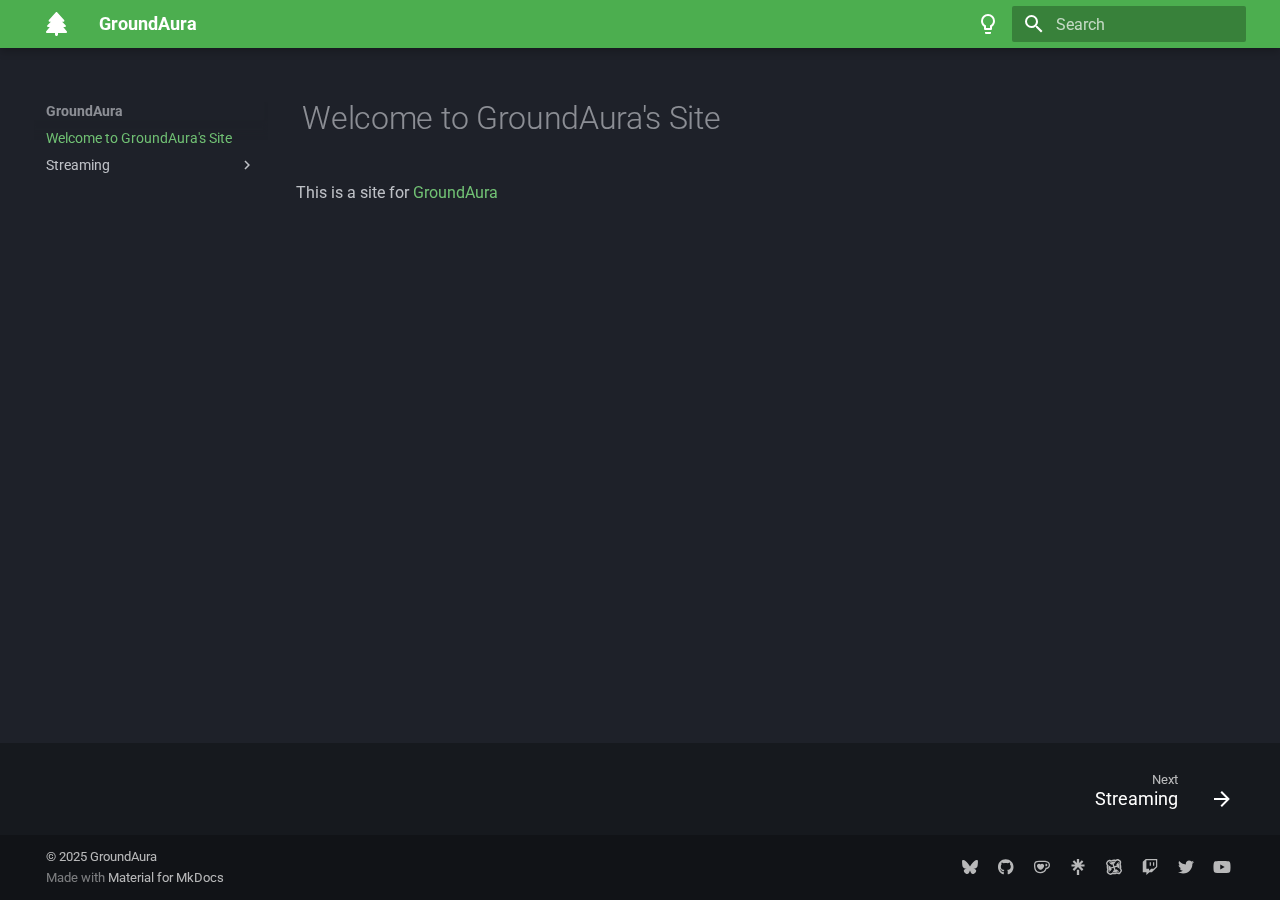
<file: index.html>
<!doctype html>
<html lang="en" class="no-js">
  <head>
    
      <meta charset="utf-8">
      <meta name="viewport" content="width=device-width,initial-scale=1">
      
      
      
        <link rel="canonical" href="https://groundaura.github.io/">
      
      
      
        <link rel="next" href="streaming/">
      
      
      <link rel="icon" href="assets/images/favicon.png">
      <meta name="generator" content="mkdocs-1.6.1, mkdocs-material-9.6.15">
    
    
      
        <title>GroundAura</title>
      
    
    
      <link rel="stylesheet" href="assets/stylesheets/main.342714a4.min.css">
      
        
        <link rel="stylesheet" href="assets/stylesheets/palette.06af60db.min.css">
      
      


    
    
      
    
    
      
        
        
        <link rel="preconnect" href="https://fonts.gstatic.com" crossorigin>
        <link rel="stylesheet" href="https://fonts.googleapis.com/css?family=Roboto:300,300i,400,400i,700,700i%7CRoboto+Mono:400,400i,700,700i&display=fallback">
        <style>:root{--md-text-font:"Roboto";--md-code-font:"Roboto Mono"}</style>
      
    
    
      <link rel="stylesheet" href="assets/stylesheets/extra-hover.css">
    
      <link rel="stylesheet" href="assets/stylesheets/github-permalink-style.css">
    
    <script>__md_scope=new URL(".",location),__md_hash=e=>[...e].reduce(((e,_)=>(e<<5)-e+_.charCodeAt(0)),0),__md_get=(e,_=localStorage,t=__md_scope)=>JSON.parse(_.getItem(t.pathname+"."+e)),__md_set=(e,_,t=localStorage,a=__md_scope)=>{try{t.setItem(a.pathname+"."+e,JSON.stringify(_))}catch(e){}}</script>
    
      

    
    
    
  </head>
  
  
    
    
      
    
    
    
    
    <body dir="ltr" data-md-color-scheme="slate" data-md-color-primary="green" data-md-color-accent="deep-purple">
  
    
    <input class="md-toggle" data-md-toggle="drawer" type="checkbox" id="__drawer" autocomplete="off">
    <input class="md-toggle" data-md-toggle="search" type="checkbox" id="__search" autocomplete="off">
    <label class="md-overlay" for="__drawer"></label>
    <div data-md-component="skip">
      
        
        <a href="#welcome-to-groundauras-site" class="md-skip">
          Skip to content
        </a>
      
    </div>
    <div data-md-component="announce">
      
    </div>
    
    
      

  

<header class="md-header md-header--shadow" data-md-component="header">
  <nav class="md-header__inner md-grid" aria-label="Header">
    <a href="." title="GroundAura" class="md-header__button md-logo" aria-label="GroundAura" data-md-component="logo">
      
  
  <svg xmlns="http://www.w3.org/2000/svg" viewBox="0 0 448 512"><!--! Font Awesome Free 6.7.2 by @fontawesome - https://fontawesome.com License - https://fontawesome.com/license/free (Icons: CC BY 4.0, Fonts: SIL OFL 1.1, Code: MIT License) Copyright 2024 Fonticons, Inc.--><path d="M210.6 5.9 62 169.4c-3.9 4.2-6 9.8-6 15.5 0 12.8 10.3 23.1 23.1 23.1H104l-73.4 73.4c-4.2 4.2-6.6 10-6.6 16 0 12.5 10.1 22.6 22.6 22.6H80L5.4 409.5c-3.5 4.2-5.4 9.5-5.4 15 0 13 10.5 23.5 23.5 23.5H192v32c0 17.7 14.3 32 32 32s32-14.3 32-32v-32h168.5c13 0 23.5-10.5 23.5-23.5 0-5.5-1.9-10.8-5.4-15L368 320h33.4c12.5 0 22.6-10.1 22.6-22.6 0-6-2.4-11.8-6.6-16L344 208h24.9c12.7 0 23.1-10.3 23.1-23.1 0-5.7-2.1-11.3-6-15.5L237.4 5.9C234 2.1 229.1 0 224 0s-10 2.1-13.4 5.9"/></svg>

    </a>
    <label class="md-header__button md-icon" for="__drawer">
      
      <svg xmlns="http://www.w3.org/2000/svg" viewBox="0 0 24 24"><path d="M3 6h18v2H3zm0 5h18v2H3zm0 5h18v2H3z"/></svg>
    </label>
    <div class="md-header__title" data-md-component="header-title">
      <div class="md-header__ellipsis">
        <div class="md-header__topic">
          <span class="md-ellipsis">
            GroundAura
          </span>
        </div>
        <div class="md-header__topic" data-md-component="header-topic">
          <span class="md-ellipsis">
            
              Welcome to GroundAura's Site
            
          </span>
        </div>
      </div>
    </div>
    
      
        <form class="md-header__option" data-md-component="palette">
  
    
    
    
    <input class="md-option" data-md-color-media="" data-md-color-scheme="slate" data-md-color-primary="green" data-md-color-accent="deep-purple"  aria-label="Set Theme to Light Mode"  type="radio" name="__palette" id="__palette_0">
    
      <label class="md-header__button md-icon" title="Set Theme to Light Mode" for="__palette_1" hidden>
        <svg xmlns="http://www.w3.org/2000/svg" viewBox="0 0 24 24"><path d="M12 2a7 7 0 0 1 7 7c0 2.38-1.19 4.47-3 5.74V17a1 1 0 0 1-1 1H9a1 1 0 0 1-1-1v-2.26C6.19 13.47 5 11.38 5 9a7 7 0 0 1 7-7M9 21v-1h6v1a1 1 0 0 1-1 1h-4a1 1 0 0 1-1-1m3-17a5 5 0 0 0-5 5c0 2.05 1.23 3.81 3 4.58V16h4v-2.42c1.77-.77 3-2.53 3-4.58a5 5 0 0 0-5-5"/></svg>
      </label>
    
  
    
    
    
    <input class="md-option" data-md-color-media="" data-md-color-scheme="default" data-md-color-primary="green" data-md-color-accent="deep-purple"  aria-label="Set Theme to Dark Mode"  type="radio" name="__palette" id="__palette_1">
    
      <label class="md-header__button md-icon" title="Set Theme to Dark Mode" for="__palette_0" hidden>
        <svg xmlns="http://www.w3.org/2000/svg" viewBox="0 0 24 24"><path d="M12 2a7 7 0 0 0-7 7c0 2.38 1.19 4.47 3 5.74V17a1 1 0 0 0 1 1h6a1 1 0 0 0 1-1v-2.26c1.81-1.27 3-3.36 3-5.74a7 7 0 0 0-7-7M9 21a1 1 0 0 0 1 1h4a1 1 0 0 0 1-1v-1H9z"/></svg>
      </label>
    
  
</form>
      
    
    
      <script>var palette=__md_get("__palette");if(palette&&palette.color){if("(prefers-color-scheme)"===palette.color.media){var media=matchMedia("(prefers-color-scheme: light)"),input=document.querySelector(media.matches?"[data-md-color-media='(prefers-color-scheme: light)']":"[data-md-color-media='(prefers-color-scheme: dark)']");palette.color.media=input.getAttribute("data-md-color-media"),palette.color.scheme=input.getAttribute("data-md-color-scheme"),palette.color.primary=input.getAttribute("data-md-color-primary"),palette.color.accent=input.getAttribute("data-md-color-accent")}for(var[key,value]of Object.entries(palette.color))document.body.setAttribute("data-md-color-"+key,value)}</script>
    
    
    
      
      
        <label class="md-header__button md-icon" for="__search">
          
          <svg xmlns="http://www.w3.org/2000/svg" viewBox="0 0 24 24"><path d="M9.5 3A6.5 6.5 0 0 1 16 9.5c0 1.61-.59 3.09-1.56 4.23l.27.27h.79l5 5-1.5 1.5-5-5v-.79l-.27-.27A6.52 6.52 0 0 1 9.5 16 6.5 6.5 0 0 1 3 9.5 6.5 6.5 0 0 1 9.5 3m0 2C7 5 5 7 5 9.5S7 14 9.5 14 14 12 14 9.5 12 5 9.5 5"/></svg>
        </label>
        <div class="md-search" data-md-component="search" role="dialog">
  <label class="md-search__overlay" for="__search"></label>
  <div class="md-search__inner" role="search">
    <form class="md-search__form" name="search">
      <input type="text" class="md-search__input" name="query" aria-label="Search" placeholder="Search" autocapitalize="off" autocorrect="off" autocomplete="off" spellcheck="false" data-md-component="search-query" required>
      <label class="md-search__icon md-icon" for="__search">
        
        <svg xmlns="http://www.w3.org/2000/svg" viewBox="0 0 24 24"><path d="M9.5 3A6.5 6.5 0 0 1 16 9.5c0 1.61-.59 3.09-1.56 4.23l.27.27h.79l5 5-1.5 1.5-5-5v-.79l-.27-.27A6.52 6.52 0 0 1 9.5 16 6.5 6.5 0 0 1 3 9.5 6.5 6.5 0 0 1 9.5 3m0 2C7 5 5 7 5 9.5S7 14 9.5 14 14 12 14 9.5 12 5 9.5 5"/></svg>
        
        <svg xmlns="http://www.w3.org/2000/svg" viewBox="0 0 24 24"><path d="M20 11v2H8l5.5 5.5-1.42 1.42L4.16 12l7.92-7.92L13.5 5.5 8 11z"/></svg>
      </label>
      <nav class="md-search__options" aria-label="Search">
        
        <button type="reset" class="md-search__icon md-icon" title="Clear" aria-label="Clear" tabindex="-1">
          
          <svg xmlns="http://www.w3.org/2000/svg" viewBox="0 0 24 24"><path d="M19 6.41 17.59 5 12 10.59 6.41 5 5 6.41 10.59 12 5 17.59 6.41 19 12 13.41 17.59 19 19 17.59 13.41 12z"/></svg>
        </button>
      </nav>
      
    </form>
    <div class="md-search__output">
      <div class="md-search__scrollwrap" tabindex="0" data-md-scrollfix>
        <div class="md-search-result" data-md-component="search-result">
          <div class="md-search-result__meta">
            Initializing search
          </div>
          <ol class="md-search-result__list" role="presentation"></ol>
        </div>
      </div>
    </div>
  </div>
</div>
      
    
    
  </nav>
  
</header>
    
    <div class="md-container" data-md-component="container">
      
      
        
          
        
      
      <main class="md-main" data-md-component="main">
        <div class="md-main__inner md-grid">
          
            
              
              <div class="md-sidebar md-sidebar--primary" data-md-component="sidebar" data-md-type="navigation" >
                <div class="md-sidebar__scrollwrap">
                  <div class="md-sidebar__inner">
                    



<nav class="md-nav md-nav--primary" aria-label="Navigation" data-md-level="0">
  <label class="md-nav__title" for="__drawer">
    <a href="." title="GroundAura" class="md-nav__button md-logo" aria-label="GroundAura" data-md-component="logo">
      
  
  <svg xmlns="http://www.w3.org/2000/svg" viewBox="0 0 448 512"><!--! Font Awesome Free 6.7.2 by @fontawesome - https://fontawesome.com License - https://fontawesome.com/license/free (Icons: CC BY 4.0, Fonts: SIL OFL 1.1, Code: MIT License) Copyright 2024 Fonticons, Inc.--><path d="M210.6 5.9 62 169.4c-3.9 4.2-6 9.8-6 15.5 0 12.8 10.3 23.1 23.1 23.1H104l-73.4 73.4c-4.2 4.2-6.6 10-6.6 16 0 12.5 10.1 22.6 22.6 22.6H80L5.4 409.5c-3.5 4.2-5.4 9.5-5.4 15 0 13 10.5 23.5 23.5 23.5H192v32c0 17.7 14.3 32 32 32s32-14.3 32-32v-32h168.5c13 0 23.5-10.5 23.5-23.5 0-5.5-1.9-10.8-5.4-15L368 320h33.4c12.5 0 22.6-10.1 22.6-22.6 0-6-2.4-11.8-6.6-16L344 208h24.9c12.7 0 23.1-10.3 23.1-23.1 0-5.7-2.1-11.3-6-15.5L237.4 5.9C234 2.1 229.1 0 224 0s-10 2.1-13.4 5.9"/></svg>

    </a>
    GroundAura
  </label>
  
  <ul class="md-nav__list" data-md-scrollfix>
    
      
      
  
  
    
  
  
  
    <li class="md-nav__item md-nav__item--active">
      
      <input class="md-nav__toggle md-toggle" type="checkbox" id="__toc">
      
      
        
      
      
      <a href="." class="md-nav__link md-nav__link--active">
        
  
  
  <span class="md-ellipsis">
    Welcome to GroundAura's Site
    
  </span>
  

      </a>
      
    </li>
  

    
      
      
  
  
  
  
    
    
    
    
    
    <li class="md-nav__item md-nav__item--nested">
      
        
        
        <input class="md-nav__toggle md-toggle " type="checkbox" id="__nav_2" >
        
          
          <label class="md-nav__link" for="__nav_2" id="__nav_2_label" tabindex="0">
            
  
  
  <span class="md-ellipsis">
    Streaming
    
  </span>
  

            <span class="md-nav__icon md-icon"></span>
          </label>
        
        <nav class="md-nav" data-md-level="1" aria-labelledby="__nav_2_label" aria-expanded="false">
          <label class="md-nav__title" for="__nav_2">
            <span class="md-nav__icon md-icon"></span>
            Streaming
          </label>
          <ul class="md-nav__list" data-md-scrollfix>
            
              
                
  
  
  
  
    <li class="md-nav__item">
      <a href="streaming/" class="md-nav__link">
        
  
  
  <span class="md-ellipsis">
    Streaming
    
  </span>
  

      </a>
    </li>
  

              
            
              
                
  
  
  
  
    <li class="md-nav__item">
      <a href="streaming/commands/" class="md-nav__link">
        
  
  
  <span class="md-ellipsis">
    Commands
    
  </span>
  

      </a>
    </li>
  

              
            
          </ul>
        </nav>
      
    </li>
  

    
  </ul>
</nav>
                  </div>
                </div>
              </div>
            
            
              
              <div class="md-sidebar md-sidebar--secondary" data-md-component="sidebar" data-md-type="toc" >
                <div class="md-sidebar__scrollwrap">
                  <div class="md-sidebar__inner">
                    

<nav class="md-nav md-nav--secondary" aria-label="Table of contents">
  
  
  
    
  
  
</nav>
                  </div>
                </div>
              </div>
            
          
          
            <div class="md-content" data-md-component="content">
              <article class="md-content__inner md-typeset">
                
                  



<h1 id="welcome-to-groundauras-site">Welcome to GroundAura's Site<a class="headerlink" href="#welcome-to-groundauras-site" title="Anchor Link"></a></h1>
<p>This is a site for <a href="https://github.com/groundaura">GroundAura</a></p>












                
              </article>
            </div>
          
          
<script>var target=document.getElementById(location.hash.slice(1));target&&target.name&&(target.checked=target.name.startsWith("__tabbed_"))</script>
        </div>
        
      </main>
      
        <footer class="md-footer">
  
    
      
      <nav class="md-footer__inner md-grid" aria-label="Footer" >
        
        
          
          <a href="streaming/" class="md-footer__link md-footer__link--next" aria-label="Next: Streaming">
            <div class="md-footer__title">
              <span class="md-footer__direction">
                Next
              </span>
              <div class="md-ellipsis">
                Streaming
              </div>
            </div>
            <div class="md-footer__button md-icon">
              
              <svg xmlns="http://www.w3.org/2000/svg" viewBox="0 0 24 24"><path d="M4 11v2h12l-5.5 5.5 1.42 1.42L19.84 12l-7.92-7.92L10.5 5.5 16 11z"/></svg>
            </div>
          </a>
        
      </nav>
    
  
  <div class="md-footer-meta md-typeset">
    <div class="md-footer-meta__inner md-grid">
      <div class="md-copyright">
  
    <div class="md-copyright__highlight">
      &copy; 2025 GroundAura
    </div>
  
  
    Made with
    <a href="https://squidfunk.github.io/mkdocs-material/" target="_blank" rel="noopener">
      Material for MkDocs
    </a>
  
</div>
      
        <div class="md-social">
  
    
    
    
    
    <a href="https://bsky.app/profile/groundaura.bsky.social" target="_blank" rel="noopener" title="Bluesky" class="md-social__link">
      <svg xmlns="http://www.w3.org/2000/svg" viewBox="0 0 512 512"><!--! Font Awesome Free 6.7.2 by @fontawesome - https://fontawesome.com License - https://fontawesome.com/license/free (Icons: CC BY 4.0, Fonts: SIL OFL 1.1, Code: MIT License) Copyright 2024 Fonticons, Inc.--><path d="M111.8 62.2C170.2 105.9 233 194.7 256 242.4c23-47.6 85.8-136.4 144.2-180.2 42.1-31.6 110.3-56 110.3 21.8 0 15.5-8.9 130.5-14.1 149.2-18.2 64.8-84.4 81.4-143.3 71.3C456 322 482.2 380 425.6 438c-107.4 110.2-154.3-27.6-166.3-62.9-1.7-4.9-2.6-7.8-3.3-7.8s-1.6 3-3.3 7.8c-12 35.3-59 173.1-166.3 62.9-56.5-58-30.4-116 72.5-133.5C100 314.6 33.8 298 15.7 233.1 10.4 214.4 1.5 99.4 1.5 83.9c0-77.8 68.2-53.4 110.3-21.8z"/></svg>
    </a>
  
    
    
    
    
    <a href="https://github.com/groundaura" target="_blank" rel="noopener" title="GitHub" class="md-social__link">
      <svg xmlns="http://www.w3.org/2000/svg" viewBox="0 0 496 512"><!--! Font Awesome Free 6.7.2 by @fontawesome - https://fontawesome.com License - https://fontawesome.com/license/free (Icons: CC BY 4.0, Fonts: SIL OFL 1.1, Code: MIT License) Copyright 2024 Fonticons, Inc.--><path d="M165.9 397.4c0 2-2.3 3.6-5.2 3.6-3.3.3-5.6-1.3-5.6-3.6 0-2 2.3-3.6 5.2-3.6 3-.3 5.6 1.3 5.6 3.6m-31.1-4.5c-.7 2 1.3 4.3 4.3 4.9 2.6 1 5.6 0 6.2-2s-1.3-4.3-4.3-5.2c-2.6-.7-5.5.3-6.2 2.3m44.2-1.7c-2.9.7-4.9 2.6-4.6 4.9.3 2 2.9 3.3 5.9 2.6 2.9-.7 4.9-2.6 4.6-4.6-.3-1.9-3-3.2-5.9-2.9M244.8 8C106.1 8 0 113.3 0 252c0 110.9 69.8 205.8 169.5 239.2 12.8 2.3 17.3-5.6 17.3-12.1 0-6.2-.3-40.4-.3-61.4 0 0-70 15-84.7-29.8 0 0-11.4-29.1-27.8-36.6 0 0-22.9-15.7 1.6-15.4 0 0 24.9 2 38.6 25.8 21.9 38.6 58.6 27.5 72.9 20.9 2.3-16 8.8-27.1 16-33.7-55.9-6.2-112.3-14.3-112.3-110.5 0-27.5 7.6-41.3 23.6-58.9-2.6-6.5-11.1-33.3 2.6-67.9 20.9-6.5 69 27 69 27 20-5.6 41.5-8.5 62.8-8.5s42.8 2.9 62.8 8.5c0 0 48.1-33.6 69-27 13.7 34.7 5.2 61.4 2.6 67.9 16 17.7 25.8 31.5 25.8 58.9 0 96.5-58.9 104.2-114.8 110.5 9.2 7.9 17 22.9 17 46.4 0 33.7-.3 75.4-.3 83.6 0 6.5 4.6 14.4 17.3 12.1C428.2 457.8 496 362.9 496 252 496 113.3 383.5 8 244.8 8M97.2 352.9c-1.3 1-1 3.3.7 5.2 1.6 1.6 3.9 2.3 5.2 1 1.3-1 1-3.3-.7-5.2-1.6-1.6-3.9-2.3-5.2-1m-10.8-8.1c-.7 1.3.3 2.9 2.3 3.9 1.6 1 3.6.7 4.3-.7.7-1.3-.3-2.9-2.3-3.9-2-.6-3.6-.3-4.3.7m32.4 35.6c-1.6 1.3-1 4.3 1.3 6.2 2.3 2.3 5.2 2.6 6.5 1 1.3-1.3.7-4.3-1.3-6.2-2.2-2.3-5.2-2.6-6.5-1m-11.4-14.7c-1.6 1-1.6 3.6 0 5.9s4.3 3.3 5.6 2.3c1.6-1.3 1.6-3.9 0-6.2-1.4-2.3-4-3.3-5.6-2"/></svg>
    </a>
  
    
    
    
    
    <a href="https://ko-fi.com/groundaura" target="_blank" rel="noopener" title="Ko-fi" class="md-social__link">
      <svg xmlns="http://www.w3.org/2000/svg" viewBox="0 0 24 24"><path d="M11.351 2.715c-2.7 0-4.986.025-6.83.26C2.078 3.285 0 5.154 0 8.61c0 3.506.182 6.13 1.585 8.493 1.584 2.701 4.233 4.182 7.662 4.182h.83c4.209 0 6.494-2.234 7.637-4a9.5 9.5 0 0 0 1.091-2.338C21.792 14.688 24 12.22 24 9.208v-.415c0-3.247-2.13-5.507-5.792-5.87-1.558-.156-2.65-.208-6.857-.208m0 1.947c4.208 0 5.09.052 6.571.182 2.624.311 4.13 1.584 4.13 4v.39c0 2.156-1.792 3.844-3.87 3.844h-.935l-.156.649c-.208 1.013-.597 1.818-1.039 2.546-.909 1.428-2.545 3.064-5.922 3.064h-.805c-2.571 0-4.831-.883-6.078-3.195-1.09-2-1.298-4.155-1.298-7.506 0-2.181.857-3.402 3.012-3.714 1.533-.233 3.559-.26 6.39-.26m6.547 2.287c-.416 0-.65.234-.65.546v2.935c0 .311.234.545.65.545 1.324 0 2.051-.754 2.051-2s-.727-2.026-2.052-2.026m-10.39.182c-1.818 0-3.013 1.48-3.013 3.142 0 1.533.858 2.857 1.949 3.897.727.701 1.87 1.429 2.649 1.896a1.47 1.47 0 0 0 1.507 0c.78-.467 1.922-1.195 2.623-1.896 1.117-1.039 1.974-2.364 1.974-3.897 0-1.662-1.247-3.142-3.039-3.142-1.065 0-1.792.545-2.338 1.298-.493-.753-1.246-1.298-2.312-1.298"/></svg>
    </a>
  
    
    
    
    
    <a href="https://linktr.ee/groundaura" target="_blank" rel="noopener" title="Linktree" class="md-social__link">
      <svg xmlns="http://www.w3.org/2000/svg" viewBox="0 0 24 24"><path d="m13.736 5.853 4.005-4.117 2.325 2.38-4.2 4.005h5.908v3.305h-5.937l4.229 4.108-2.325 2.334-5.74-5.769-5.741 5.769-2.325-2.325 4.229-4.108H2.226V8.121h5.909l-4.2-4.004 2.324-2.381 4.005 4.117V0h3.472zm-3.472 10.306h3.472V24h-3.472z"/></svg>
    </a>
  
    
    
    
    
    <a href="https://next.nexusmods.com/profile/GroundAura" target="_blank" rel="noopener" title="Nexus Mods" class="md-social__link">
      <svg xmlns="http://www.w3.org/2000/svg" viewBox="0 0 24 24"><path d="M17.376 0c-.993 0-2.18.686-2.907 1.182-1.676-.36-4.036-.545-6.787.635-1.365-.513-2.425-.562-3.32-.488a2.16 2.16 0 0 0-1.27.429c-.33.22-2.788 2.69-3.069 4.652C-.15 7.508.68 8.932 1.218 9.718c-.44 1.76-.2 4.572.517 6.188-.353 1.041-.713 2.089-.664 3.205.01.584.061 1.188.398 1.684C1.72 21.19 4.528 24 6.545 24c.957 0 1.93-.428 3.07-1.24 2.16.383 4.402.348 6.448-.532 2.573 1.001 4.224.625 4.84.162.587-.457 2.826-2.915 3.07-4.622.1-.672-.023-1.638-1.226-3.397a11 11 0 0 0-.501-6.455c.396-1.069.673-2.188.59-3.337-.015-.68-.221-1.167-.487-1.507-.209-.335-2.415-2.39-4.028-2.91A3.1 3.1 0 0 0 17.376 0m-.03 2.082c.65.015 2.155 1.093 3.01 1.906l.355.34c-.959-.163-2.125.428-3.26 1.55a10.3 10.3 0 0 0-1.358 1.595c-.28.384-.517.768-.753 1.285l1.18.635-3.895 1.477-1.122-4.18 1.033.547c1.358-3.102 2.524-3.973 3.232-4.416h.015a5.1 5.1 0 0 1 1.49-.724zM12 3.065a9 9 0 0 1 2.22.279 8 8 0 0 0-.42.488 8.4 8.4 0 0 0-1.8-.196 8.34 8.34 0 0 0-5.897 2.432 8 8 0 0 1-.37-.433A8.9 8.9 0 0 1 12 3.065m-7.076.305c.71-.002 1.309.127 2.2.466a9.5 9.5 0 0 0-1.713 1.337c-.327-.542-.624-1.156-.488-1.803m-.606.042c-.162.96.428 2.126 1.55 3.264.457.487 1.003.945 1.594 1.358.383.281.767.517 1.283.754l.62-1.182 1.49 3.914-4.176 1.122.546-1.033c-3.099-1.36-3.969-2.526-4.412-3.235v-.015a5.1 5.1 0 0 1-.723-1.491l-.015-.074c.015-.65 1.092-2.156 1.904-3.013Zm16.035 1.483a1.3 1.3 0 0 1 .26.015l.14.023a5 5 0 0 1-.13 1.137v.015q-.152.574-.377 1.148a9.5 9.5 0 0 0-1.346-1.776c.547-.357 1.051-.546 1.453-.562M18.43 5.8a8.9 8.9 0 0 1 2.506 6.2 9 9 0 0 1-.27 2.183 8 8 0 0 0-.488-.425A8.4 8.4 0 0 0 20.364 12 8.33 8.33 0 0 0 18 6.173a8 8 0 0 1 .429-.373M3.315 9.905q.235.222.488.425A8.4 8.4 0 0 0 3.636 12c0 2.248.887 4.286 2.327 5.788a8 8 0 0 1-.426.376A8.9 8.9 0 0 1 3.065 12a9 9 0 0 1 .25-2.095m13.988 1.541-.546 1.034c3.098 1.359 3.969 2.526 4.412 3.235v.014c.34.488.575.99.723 1.492l.014.074c-.014.65-1.092 2.156-1.903 3.013l-.34.354c.163-.96-.427-2.127-1.549-3.264a10.3 10.3 0 0 0-1.594-1.359 7 7 0 0 0-1.283-.753l-.605 1.152-1.505-3.87zm-6.006 1.684 1.121 4.18-1.033-.547c-1.357 3.102-2.523 3.973-3.231 4.416h-.015c-.487.34-.989.576-1.49.724l-.074.015c-.65-.015-2.154-1.093-3.01-1.906l-.354-.34c.959.163 2.124-.428 3.26-1.55.488-.458.945-1.004 1.358-1.595.28-.384.517-.768.753-1.285l-1.166-.635ZM3.72 16.663A9.5 9.5 0 0 0 5.086 18.5c-.697.47-1.33.665-1.777.59l-.138-.024c0-.367.038-.748.128-1.137v-.015c.11-.417.254-.835.42-1.252m14.131 1.314q.194.21.372.43A8.9 8.9 0 0 1 12 20.936a9 9 0 0 1-2.282-.296 8 8 0 0 0 .417-.487 8.34 8.34 0 0 0 7.716-2.175m.696.889c.43.666.607 1.267.534 1.698l-.023.138a5 5 0 0 1-1.136-.128h-.014a11 11 0 0 1-1.114-.366 9.5 9.5 0 0 0 1.753-1.342"/></svg>
    </a>
  
    
    
    
    
    <a href="https://twitch.tv/groundaura" target="_blank" rel="noopener" title="Twitch" class="md-social__link">
      <svg xmlns="http://www.w3.org/2000/svg" viewBox="0 0 512 512"><!--! Font Awesome Free 6.7.2 by @fontawesome - https://fontawesome.com License - https://fontawesome.com/license/free (Icons: CC BY 4.0, Fonts: SIL OFL 1.1, Code: MIT License) Copyright 2024 Fonticons, Inc.--><path d="M391.17 103.47h-38.63v109.7h38.63ZM285 103h-38.63v109.75H285ZM120.83 0 24.31 91.42v329.16h115.83V512l96.53-91.42h77.25L487.69 256V0Zm328.24 237.75-77.22 73.12h-77.24l-67.6 64v-64h-86.87V36.58h308.93Z"/></svg>
    </a>
  
    
    
    
    
    <a href="https://twitter.com/groundaura" target="_blank" rel="noopener" title="Twitter" class="md-social__link">
      <svg xmlns="http://www.w3.org/2000/svg" viewBox="0 0 512 512"><!--! Font Awesome Free 6.7.2 by @fontawesome - https://fontawesome.com License - https://fontawesome.com/license/free (Icons: CC BY 4.0, Fonts: SIL OFL 1.1, Code: MIT License) Copyright 2024 Fonticons, Inc.--><path d="M459.37 151.716c.325 4.548.325 9.097.325 13.645 0 138.72-105.583 298.558-298.558 298.558-59.452 0-114.68-17.219-161.137-47.106 8.447.974 16.568 1.299 25.34 1.299 49.055 0 94.213-16.568 130.274-44.832-46.132-.975-84.792-31.188-98.112-72.772 6.498.974 12.995 1.624 19.818 1.624 9.421 0 18.843-1.3 27.614-3.573-48.081-9.747-84.143-51.98-84.143-102.985v-1.299c13.969 7.797 30.214 12.67 47.431 13.319-28.264-18.843-46.781-51.005-46.781-87.391 0-19.492 5.197-37.36 14.294-52.954 51.655 63.675 129.3 105.258 216.365 109.807-1.624-7.797-2.599-15.918-2.599-24.04 0-57.828 46.782-104.934 104.934-104.934 30.213 0 57.502 12.67 76.67 33.137 23.715-4.548 46.456-13.32 66.599-25.34-7.798 24.366-24.366 44.833-46.132 57.827 21.117-2.273 41.584-8.122 60.426-16.243-14.292 20.791-32.161 39.308-52.628 54.253"/></svg>
    </a>
  
    
    
    
    
    <a href="https://www.youtube.com/@groundaura" target="_blank" rel="noopener" title="YouTube" class="md-social__link">
      <svg xmlns="http://www.w3.org/2000/svg" viewBox="0 0 576 512"><!--! Font Awesome Free 6.7.2 by @fontawesome - https://fontawesome.com License - https://fontawesome.com/license/free (Icons: CC BY 4.0, Fonts: SIL OFL 1.1, Code: MIT License) Copyright 2024 Fonticons, Inc.--><path d="M549.655 124.083c-6.281-23.65-24.787-42.276-48.284-48.597C458.781 64 288 64 288 64S117.22 64 74.629 75.486c-23.497 6.322-42.003 24.947-48.284 48.597-11.412 42.867-11.412 132.305-11.412 132.305s0 89.438 11.412 132.305c6.281 23.65 24.787 41.5 48.284 47.821C117.22 448 288 448 288 448s170.78 0 213.371-11.486c23.497-6.321 42.003-24.171 48.284-47.821 11.412-42.867 11.412-132.305 11.412-132.305s0-89.438-11.412-132.305m-317.51 213.508V175.185l142.739 81.205z"/></svg>
    </a>
  
</div>
      
    </div>
  </div>
</footer>
      
    </div>
    <div class="md-dialog" data-md-component="dialog">
      <div class="md-dialog__inner md-typeset"></div>
    </div>
    
    
    
      
      <script id="__config" type="application/json">{"base": ".", "features": ["navigation.footer"], "search": "assets/javascripts/workers/search.d50fe291.min.js", "tags": null, "translations": {"clipboard.copied": "Copied to clipboard", "clipboard.copy": "Copy to clipboard", "search.result.more.one": "1 more on this page", "search.result.more.other": "# more on this page", "search.result.none": "No matching documents", "search.result.one": "1 matching document", "search.result.other": "# matching documents", "search.result.placeholder": "Type to start searching", "search.result.term.missing": "Missing", "select.version": "Select version"}, "version": null}</script>
    
    
      <script src="assets/javascripts/bundle.56ea9cef.min.js"></script>
      
    
  </body>
</html>
</file>
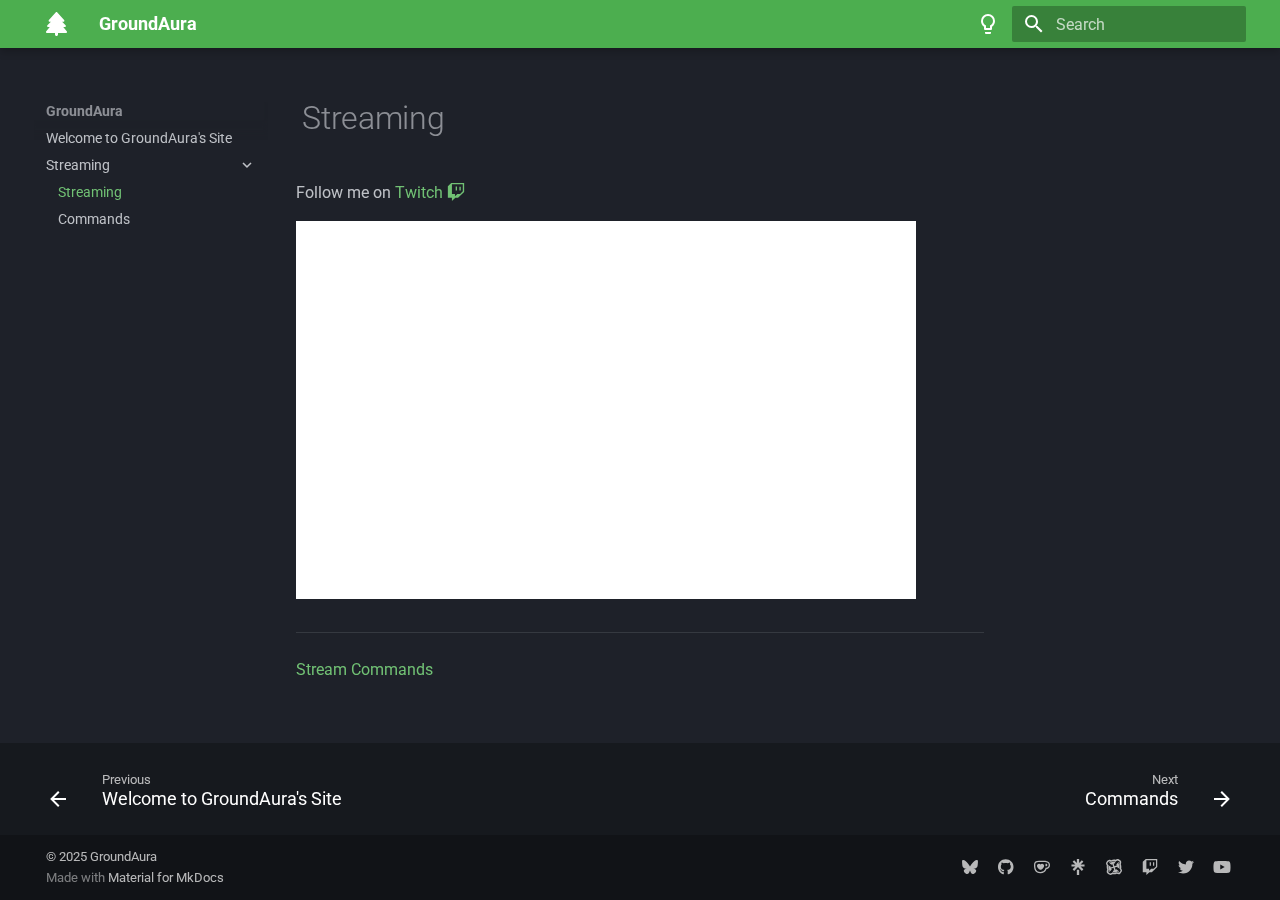
<file: streaming/index.html>
<!doctype html>
<html lang="en" class="no-js">
  <head>
    
      <meta charset="utf-8">
      <meta name="viewport" content="width=device-width,initial-scale=1">
      
      
      
        <link rel="canonical" href="https://groundaura.github.io/streaming/">
      
      
        <link rel="prev" href="..">
      
      
        <link rel="next" href="commands/">
      
      
      <link rel="icon" href="../assets/images/favicon.png">
      <meta name="generator" content="mkdocs-1.6.1, mkdocs-material-9.6.15">
    
    
      
        <title>Streaming - GroundAura</title>
      
    
    
      <link rel="stylesheet" href="../assets/stylesheets/main.342714a4.min.css">
      
        
        <link rel="stylesheet" href="../assets/stylesheets/palette.06af60db.min.css">
      
      


    
    
      
    
    
      
        
        
        <link rel="preconnect" href="https://fonts.gstatic.com" crossorigin>
        <link rel="stylesheet" href="https://fonts.googleapis.com/css?family=Roboto:300,300i,400,400i,700,700i%7CRoboto+Mono:400,400i,700,700i&display=fallback">
        <style>:root{--md-text-font:"Roboto";--md-code-font:"Roboto Mono"}</style>
      
    
    
      <link rel="stylesheet" href="../assets/stylesheets/extra-hover.css">
    
      <link rel="stylesheet" href="../assets/stylesheets/github-permalink-style.css">
    
    <script>__md_scope=new URL("..",location),__md_hash=e=>[...e].reduce(((e,_)=>(e<<5)-e+_.charCodeAt(0)),0),__md_get=(e,_=localStorage,t=__md_scope)=>JSON.parse(_.getItem(t.pathname+"."+e)),__md_set=(e,_,t=localStorage,a=__md_scope)=>{try{t.setItem(a.pathname+"."+e,JSON.stringify(_))}catch(e){}}</script>
    
      

    
    
    
  </head>
  
  
    
    
      
    
    
    
    
    <body dir="ltr" data-md-color-scheme="slate" data-md-color-primary="green" data-md-color-accent="deep-purple">
  
    
    <input class="md-toggle" data-md-toggle="drawer" type="checkbox" id="__drawer" autocomplete="off">
    <input class="md-toggle" data-md-toggle="search" type="checkbox" id="__search" autocomplete="off">
    <label class="md-overlay" for="__drawer"></label>
    <div data-md-component="skip">
      
        
        <a href="#streaming" class="md-skip">
          Skip to content
        </a>
      
    </div>
    <div data-md-component="announce">
      
    </div>
    
    
      

  

<header class="md-header md-header--shadow" data-md-component="header">
  <nav class="md-header__inner md-grid" aria-label="Header">
    <a href=".." title="GroundAura" class="md-header__button md-logo" aria-label="GroundAura" data-md-component="logo">
      
  
  <svg xmlns="http://www.w3.org/2000/svg" viewBox="0 0 448 512"><!--! Font Awesome Free 6.7.2 by @fontawesome - https://fontawesome.com License - https://fontawesome.com/license/free (Icons: CC BY 4.0, Fonts: SIL OFL 1.1, Code: MIT License) Copyright 2024 Fonticons, Inc.--><path d="M210.6 5.9 62 169.4c-3.9 4.2-6 9.8-6 15.5 0 12.8 10.3 23.1 23.1 23.1H104l-73.4 73.4c-4.2 4.2-6.6 10-6.6 16 0 12.5 10.1 22.6 22.6 22.6H80L5.4 409.5c-3.5 4.2-5.4 9.5-5.4 15 0 13 10.5 23.5 23.5 23.5H192v32c0 17.7 14.3 32 32 32s32-14.3 32-32v-32h168.5c13 0 23.5-10.5 23.5-23.5 0-5.5-1.9-10.8-5.4-15L368 320h33.4c12.5 0 22.6-10.1 22.6-22.6 0-6-2.4-11.8-6.6-16L344 208h24.9c12.7 0 23.1-10.3 23.1-23.1 0-5.7-2.1-11.3-6-15.5L237.4 5.9C234 2.1 229.1 0 224 0s-10 2.1-13.4 5.9"/></svg>

    </a>
    <label class="md-header__button md-icon" for="__drawer">
      
      <svg xmlns="http://www.w3.org/2000/svg" viewBox="0 0 24 24"><path d="M3 6h18v2H3zm0 5h18v2H3zm0 5h18v2H3z"/></svg>
    </label>
    <div class="md-header__title" data-md-component="header-title">
      <div class="md-header__ellipsis">
        <div class="md-header__topic">
          <span class="md-ellipsis">
            GroundAura
          </span>
        </div>
        <div class="md-header__topic" data-md-component="header-topic">
          <span class="md-ellipsis">
            
              Streaming
            
          </span>
        </div>
      </div>
    </div>
    
      
        <form class="md-header__option" data-md-component="palette">
  
    
    
    
    <input class="md-option" data-md-color-media="" data-md-color-scheme="slate" data-md-color-primary="green" data-md-color-accent="deep-purple"  aria-label="Set Theme to Light Mode"  type="radio" name="__palette" id="__palette_0">
    
      <label class="md-header__button md-icon" title="Set Theme to Light Mode" for="__palette_1" hidden>
        <svg xmlns="http://www.w3.org/2000/svg" viewBox="0 0 24 24"><path d="M12 2a7 7 0 0 1 7 7c0 2.38-1.19 4.47-3 5.74V17a1 1 0 0 1-1 1H9a1 1 0 0 1-1-1v-2.26C6.19 13.47 5 11.38 5 9a7 7 0 0 1 7-7M9 21v-1h6v1a1 1 0 0 1-1 1h-4a1 1 0 0 1-1-1m3-17a5 5 0 0 0-5 5c0 2.05 1.23 3.81 3 4.58V16h4v-2.42c1.77-.77 3-2.53 3-4.58a5 5 0 0 0-5-5"/></svg>
      </label>
    
  
    
    
    
    <input class="md-option" data-md-color-media="" data-md-color-scheme="default" data-md-color-primary="green" data-md-color-accent="deep-purple"  aria-label="Set Theme to Dark Mode"  type="radio" name="__palette" id="__palette_1">
    
      <label class="md-header__button md-icon" title="Set Theme to Dark Mode" for="__palette_0" hidden>
        <svg xmlns="http://www.w3.org/2000/svg" viewBox="0 0 24 24"><path d="M12 2a7 7 0 0 0-7 7c0 2.38 1.19 4.47 3 5.74V17a1 1 0 0 0 1 1h6a1 1 0 0 0 1-1v-2.26c1.81-1.27 3-3.36 3-5.74a7 7 0 0 0-7-7M9 21a1 1 0 0 0 1 1h4a1 1 0 0 0 1-1v-1H9z"/></svg>
      </label>
    
  
</form>
      
    
    
      <script>var palette=__md_get("__palette");if(palette&&palette.color){if("(prefers-color-scheme)"===palette.color.media){var media=matchMedia("(prefers-color-scheme: light)"),input=document.querySelector(media.matches?"[data-md-color-media='(prefers-color-scheme: light)']":"[data-md-color-media='(prefers-color-scheme: dark)']");palette.color.media=input.getAttribute("data-md-color-media"),palette.color.scheme=input.getAttribute("data-md-color-scheme"),palette.color.primary=input.getAttribute("data-md-color-primary"),palette.color.accent=input.getAttribute("data-md-color-accent")}for(var[key,value]of Object.entries(palette.color))document.body.setAttribute("data-md-color-"+key,value)}</script>
    
    
    
      
      
        <label class="md-header__button md-icon" for="__search">
          
          <svg xmlns="http://www.w3.org/2000/svg" viewBox="0 0 24 24"><path d="M9.5 3A6.5 6.5 0 0 1 16 9.5c0 1.61-.59 3.09-1.56 4.23l.27.27h.79l5 5-1.5 1.5-5-5v-.79l-.27-.27A6.52 6.52 0 0 1 9.5 16 6.5 6.5 0 0 1 3 9.5 6.5 6.5 0 0 1 9.5 3m0 2C7 5 5 7 5 9.5S7 14 9.5 14 14 12 14 9.5 12 5 9.5 5"/></svg>
        </label>
        <div class="md-search" data-md-component="search" role="dialog">
  <label class="md-search__overlay" for="__search"></label>
  <div class="md-search__inner" role="search">
    <form class="md-search__form" name="search">
      <input type="text" class="md-search__input" name="query" aria-label="Search" placeholder="Search" autocapitalize="off" autocorrect="off" autocomplete="off" spellcheck="false" data-md-component="search-query" required>
      <label class="md-search__icon md-icon" for="__search">
        
        <svg xmlns="http://www.w3.org/2000/svg" viewBox="0 0 24 24"><path d="M9.5 3A6.5 6.5 0 0 1 16 9.5c0 1.61-.59 3.09-1.56 4.23l.27.27h.79l5 5-1.5 1.5-5-5v-.79l-.27-.27A6.52 6.52 0 0 1 9.5 16 6.5 6.5 0 0 1 3 9.5 6.5 6.5 0 0 1 9.5 3m0 2C7 5 5 7 5 9.5S7 14 9.5 14 14 12 14 9.5 12 5 9.5 5"/></svg>
        
        <svg xmlns="http://www.w3.org/2000/svg" viewBox="0 0 24 24"><path d="M20 11v2H8l5.5 5.5-1.42 1.42L4.16 12l7.92-7.92L13.5 5.5 8 11z"/></svg>
      </label>
      <nav class="md-search__options" aria-label="Search">
        
        <button type="reset" class="md-search__icon md-icon" title="Clear" aria-label="Clear" tabindex="-1">
          
          <svg xmlns="http://www.w3.org/2000/svg" viewBox="0 0 24 24"><path d="M19 6.41 17.59 5 12 10.59 6.41 5 5 6.41 10.59 12 5 17.59 6.41 19 12 13.41 17.59 19 19 17.59 13.41 12z"/></svg>
        </button>
      </nav>
      
    </form>
    <div class="md-search__output">
      <div class="md-search__scrollwrap" tabindex="0" data-md-scrollfix>
        <div class="md-search-result" data-md-component="search-result">
          <div class="md-search-result__meta">
            Initializing search
          </div>
          <ol class="md-search-result__list" role="presentation"></ol>
        </div>
      </div>
    </div>
  </div>
</div>
      
    
    
  </nav>
  
</header>
    
    <div class="md-container" data-md-component="container">
      
      
        
          
        
      
      <main class="md-main" data-md-component="main">
        <div class="md-main__inner md-grid">
          
            
              
              <div class="md-sidebar md-sidebar--primary" data-md-component="sidebar" data-md-type="navigation" >
                <div class="md-sidebar__scrollwrap">
                  <div class="md-sidebar__inner">
                    



<nav class="md-nav md-nav--primary" aria-label="Navigation" data-md-level="0">
  <label class="md-nav__title" for="__drawer">
    <a href=".." title="GroundAura" class="md-nav__button md-logo" aria-label="GroundAura" data-md-component="logo">
      
  
  <svg xmlns="http://www.w3.org/2000/svg" viewBox="0 0 448 512"><!--! Font Awesome Free 6.7.2 by @fontawesome - https://fontawesome.com License - https://fontawesome.com/license/free (Icons: CC BY 4.0, Fonts: SIL OFL 1.1, Code: MIT License) Copyright 2024 Fonticons, Inc.--><path d="M210.6 5.9 62 169.4c-3.9 4.2-6 9.8-6 15.5 0 12.8 10.3 23.1 23.1 23.1H104l-73.4 73.4c-4.2 4.2-6.6 10-6.6 16 0 12.5 10.1 22.6 22.6 22.6H80L5.4 409.5c-3.5 4.2-5.4 9.5-5.4 15 0 13 10.5 23.5 23.5 23.5H192v32c0 17.7 14.3 32 32 32s32-14.3 32-32v-32h168.5c13 0 23.5-10.5 23.5-23.5 0-5.5-1.9-10.8-5.4-15L368 320h33.4c12.5 0 22.6-10.1 22.6-22.6 0-6-2.4-11.8-6.6-16L344 208h24.9c12.7 0 23.1-10.3 23.1-23.1 0-5.7-2.1-11.3-6-15.5L237.4 5.9C234 2.1 229.1 0 224 0s-10 2.1-13.4 5.9"/></svg>

    </a>
    GroundAura
  </label>
  
  <ul class="md-nav__list" data-md-scrollfix>
    
      
      
  
  
  
  
    <li class="md-nav__item">
      <a href=".." class="md-nav__link">
        
  
  
  <span class="md-ellipsis">
    Welcome to GroundAura's Site
    
  </span>
  

      </a>
    </li>
  

    
      
      
  
  
    
  
  
  
    
    
    
    
    
    <li class="md-nav__item md-nav__item--active md-nav__item--nested">
      
        
        
        <input class="md-nav__toggle md-toggle " type="checkbox" id="__nav_2" checked>
        
          
          <label class="md-nav__link" for="__nav_2" id="__nav_2_label" tabindex="0">
            
  
  
  <span class="md-ellipsis">
    Streaming
    
  </span>
  

            <span class="md-nav__icon md-icon"></span>
          </label>
        
        <nav class="md-nav" data-md-level="1" aria-labelledby="__nav_2_label" aria-expanded="true">
          <label class="md-nav__title" for="__nav_2">
            <span class="md-nav__icon md-icon"></span>
            Streaming
          </label>
          <ul class="md-nav__list" data-md-scrollfix>
            
              
                
  
  
    
  
  
  
    <li class="md-nav__item md-nav__item--active">
      
      <input class="md-nav__toggle md-toggle" type="checkbox" id="__toc">
      
      
        
      
      
      <a href="./" class="md-nav__link md-nav__link--active">
        
  
  
  <span class="md-ellipsis">
    Streaming
    
  </span>
  

      </a>
      
    </li>
  

              
            
              
                
  
  
  
  
    <li class="md-nav__item">
      <a href="commands/" class="md-nav__link">
        
  
  
  <span class="md-ellipsis">
    Commands
    
  </span>
  

      </a>
    </li>
  

              
            
          </ul>
        </nav>
      
    </li>
  

    
  </ul>
</nav>
                  </div>
                </div>
              </div>
            
            
              
              <div class="md-sidebar md-sidebar--secondary" data-md-component="sidebar" data-md-type="toc" >
                <div class="md-sidebar__scrollwrap">
                  <div class="md-sidebar__inner">
                    

<nav class="md-nav md-nav--secondary" aria-label="Table of contents">
  
  
  
    
  
  
</nav>
                  </div>
                </div>
              </div>
            
          
          
            <div class="md-content" data-md-component="content">
              <article class="md-content__inner md-typeset">
                
                  



<h1 id="streaming">Streaming<a class="headerlink" href="#streaming" title="Anchor Link"></a></h1>
<p>Follow me on <a href="https://www.twitch.tv/groundaura">Twitch <span class="twemoji"><svg xmlns="http://www.w3.org/2000/svg" viewBox="0 0 512 512"><!--! Font Awesome Free 6.7.2 by @fontawesome - https://fontawesome.com License - https://fontawesome.com/license/free (Icons: CC BY 4.0, Fonts: SIL OFL 1.1, Code: MIT License) Copyright 2024 Fonticons, Inc.--><path d="M391.17 103.47h-38.63v109.7h38.63ZM285 103h-38.63v109.75H285ZM120.83 0 24.31 91.42v329.16h115.83V512l96.53-91.42h77.25L487.69 256V0Zm328.24 237.75-77.22 73.12h-77.24l-67.6 64v-64h-86.87V36.58h308.93Z"/></svg></span></a></p>
<iframe src="https://player.twitch.tv/?channel=groundaura&parent=groundaura.github.io" frameborder="0" allowfullscreen="true" scrolling="no" height="378" width="620"></iframe>

<hr />
<p><a href="commands/">Stream Commands</a></p>












                
              </article>
            </div>
          
          
<script>var target=document.getElementById(location.hash.slice(1));target&&target.name&&(target.checked=target.name.startsWith("__tabbed_"))</script>
        </div>
        
      </main>
      
        <footer class="md-footer">
  
    
      
      <nav class="md-footer__inner md-grid" aria-label="Footer" >
        
          
          <a href=".." class="md-footer__link md-footer__link--prev" aria-label="Previous: Welcome to GroundAura&#39;s Site">
            <div class="md-footer__button md-icon">
              
              <svg xmlns="http://www.w3.org/2000/svg" viewBox="0 0 24 24"><path d="M20 11v2H8l5.5 5.5-1.42 1.42L4.16 12l7.92-7.92L13.5 5.5 8 11z"/></svg>
            </div>
            <div class="md-footer__title">
              <span class="md-footer__direction">
                Previous
              </span>
              <div class="md-ellipsis">
                Welcome to GroundAura's Site
              </div>
            </div>
          </a>
        
        
          
          <a href="commands/" class="md-footer__link md-footer__link--next" aria-label="Next: Commands">
            <div class="md-footer__title">
              <span class="md-footer__direction">
                Next
              </span>
              <div class="md-ellipsis">
                Commands
              </div>
            </div>
            <div class="md-footer__button md-icon">
              
              <svg xmlns="http://www.w3.org/2000/svg" viewBox="0 0 24 24"><path d="M4 11v2h12l-5.5 5.5 1.42 1.42L19.84 12l-7.92-7.92L10.5 5.5 16 11z"/></svg>
            </div>
          </a>
        
      </nav>
    
  
  <div class="md-footer-meta md-typeset">
    <div class="md-footer-meta__inner md-grid">
      <div class="md-copyright">
  
    <div class="md-copyright__highlight">
      &copy; 2025 GroundAura
    </div>
  
  
    Made with
    <a href="https://squidfunk.github.io/mkdocs-material/" target="_blank" rel="noopener">
      Material for MkDocs
    </a>
  
</div>
      
        <div class="md-social">
  
    
    
    
    
    <a href="https://bsky.app/profile/groundaura.bsky.social" target="_blank" rel="noopener" title="Bluesky" class="md-social__link">
      <svg xmlns="http://www.w3.org/2000/svg" viewBox="0 0 512 512"><!--! Font Awesome Free 6.7.2 by @fontawesome - https://fontawesome.com License - https://fontawesome.com/license/free (Icons: CC BY 4.0, Fonts: SIL OFL 1.1, Code: MIT License) Copyright 2024 Fonticons, Inc.--><path d="M111.8 62.2C170.2 105.9 233 194.7 256 242.4c23-47.6 85.8-136.4 144.2-180.2 42.1-31.6 110.3-56 110.3 21.8 0 15.5-8.9 130.5-14.1 149.2-18.2 64.8-84.4 81.4-143.3 71.3C456 322 482.2 380 425.6 438c-107.4 110.2-154.3-27.6-166.3-62.9-1.7-4.9-2.6-7.8-3.3-7.8s-1.6 3-3.3 7.8c-12 35.3-59 173.1-166.3 62.9-56.5-58-30.4-116 72.5-133.5C100 314.6 33.8 298 15.7 233.1 10.4 214.4 1.5 99.4 1.5 83.9c0-77.8 68.2-53.4 110.3-21.8z"/></svg>
    </a>
  
    
    
    
    
    <a href="https://github.com/groundaura" target="_blank" rel="noopener" title="GitHub" class="md-social__link">
      <svg xmlns="http://www.w3.org/2000/svg" viewBox="0 0 496 512"><!--! Font Awesome Free 6.7.2 by @fontawesome - https://fontawesome.com License - https://fontawesome.com/license/free (Icons: CC BY 4.0, Fonts: SIL OFL 1.1, Code: MIT License) Copyright 2024 Fonticons, Inc.--><path d="M165.9 397.4c0 2-2.3 3.6-5.2 3.6-3.3.3-5.6-1.3-5.6-3.6 0-2 2.3-3.6 5.2-3.6 3-.3 5.6 1.3 5.6 3.6m-31.1-4.5c-.7 2 1.3 4.3 4.3 4.9 2.6 1 5.6 0 6.2-2s-1.3-4.3-4.3-5.2c-2.6-.7-5.5.3-6.2 2.3m44.2-1.7c-2.9.7-4.9 2.6-4.6 4.9.3 2 2.9 3.3 5.9 2.6 2.9-.7 4.9-2.6 4.6-4.6-.3-1.9-3-3.2-5.9-2.9M244.8 8C106.1 8 0 113.3 0 252c0 110.9 69.8 205.8 169.5 239.2 12.8 2.3 17.3-5.6 17.3-12.1 0-6.2-.3-40.4-.3-61.4 0 0-70 15-84.7-29.8 0 0-11.4-29.1-27.8-36.6 0 0-22.9-15.7 1.6-15.4 0 0 24.9 2 38.6 25.8 21.9 38.6 58.6 27.5 72.9 20.9 2.3-16 8.8-27.1 16-33.7-55.9-6.2-112.3-14.3-112.3-110.5 0-27.5 7.6-41.3 23.6-58.9-2.6-6.5-11.1-33.3 2.6-67.9 20.9-6.5 69 27 69 27 20-5.6 41.5-8.5 62.8-8.5s42.8 2.9 62.8 8.5c0 0 48.1-33.6 69-27 13.7 34.7 5.2 61.4 2.6 67.9 16 17.7 25.8 31.5 25.8 58.9 0 96.5-58.9 104.2-114.8 110.5 9.2 7.9 17 22.9 17 46.4 0 33.7-.3 75.4-.3 83.6 0 6.5 4.6 14.4 17.3 12.1C428.2 457.8 496 362.9 496 252 496 113.3 383.5 8 244.8 8M97.2 352.9c-1.3 1-1 3.3.7 5.2 1.6 1.6 3.9 2.3 5.2 1 1.3-1 1-3.3-.7-5.2-1.6-1.6-3.9-2.3-5.2-1m-10.8-8.1c-.7 1.3.3 2.9 2.3 3.9 1.6 1 3.6.7 4.3-.7.7-1.3-.3-2.9-2.3-3.9-2-.6-3.6-.3-4.3.7m32.4 35.6c-1.6 1.3-1 4.3 1.3 6.2 2.3 2.3 5.2 2.6 6.5 1 1.3-1.3.7-4.3-1.3-6.2-2.2-2.3-5.2-2.6-6.5-1m-11.4-14.7c-1.6 1-1.6 3.6 0 5.9s4.3 3.3 5.6 2.3c1.6-1.3 1.6-3.9 0-6.2-1.4-2.3-4-3.3-5.6-2"/></svg>
    </a>
  
    
    
    
    
    <a href="https://ko-fi.com/groundaura" target="_blank" rel="noopener" title="Ko-fi" class="md-social__link">
      <svg xmlns="http://www.w3.org/2000/svg" viewBox="0 0 24 24"><path d="M11.351 2.715c-2.7 0-4.986.025-6.83.26C2.078 3.285 0 5.154 0 8.61c0 3.506.182 6.13 1.585 8.493 1.584 2.701 4.233 4.182 7.662 4.182h.83c4.209 0 6.494-2.234 7.637-4a9.5 9.5 0 0 0 1.091-2.338C21.792 14.688 24 12.22 24 9.208v-.415c0-3.247-2.13-5.507-5.792-5.87-1.558-.156-2.65-.208-6.857-.208m0 1.947c4.208 0 5.09.052 6.571.182 2.624.311 4.13 1.584 4.13 4v.39c0 2.156-1.792 3.844-3.87 3.844h-.935l-.156.649c-.208 1.013-.597 1.818-1.039 2.546-.909 1.428-2.545 3.064-5.922 3.064h-.805c-2.571 0-4.831-.883-6.078-3.195-1.09-2-1.298-4.155-1.298-7.506 0-2.181.857-3.402 3.012-3.714 1.533-.233 3.559-.26 6.39-.26m6.547 2.287c-.416 0-.65.234-.65.546v2.935c0 .311.234.545.65.545 1.324 0 2.051-.754 2.051-2s-.727-2.026-2.052-2.026m-10.39.182c-1.818 0-3.013 1.48-3.013 3.142 0 1.533.858 2.857 1.949 3.897.727.701 1.87 1.429 2.649 1.896a1.47 1.47 0 0 0 1.507 0c.78-.467 1.922-1.195 2.623-1.896 1.117-1.039 1.974-2.364 1.974-3.897 0-1.662-1.247-3.142-3.039-3.142-1.065 0-1.792.545-2.338 1.298-.493-.753-1.246-1.298-2.312-1.298"/></svg>
    </a>
  
    
    
    
    
    <a href="https://linktr.ee/groundaura" target="_blank" rel="noopener" title="Linktree" class="md-social__link">
      <svg xmlns="http://www.w3.org/2000/svg" viewBox="0 0 24 24"><path d="m13.736 5.853 4.005-4.117 2.325 2.38-4.2 4.005h5.908v3.305h-5.937l4.229 4.108-2.325 2.334-5.74-5.769-5.741 5.769-2.325-2.325 4.229-4.108H2.226V8.121h5.909l-4.2-4.004 2.324-2.381 4.005 4.117V0h3.472zm-3.472 10.306h3.472V24h-3.472z"/></svg>
    </a>
  
    
    
    
    
    <a href="https://next.nexusmods.com/profile/GroundAura" target="_blank" rel="noopener" title="Nexus Mods" class="md-social__link">
      <svg xmlns="http://www.w3.org/2000/svg" viewBox="0 0 24 24"><path d="M17.376 0c-.993 0-2.18.686-2.907 1.182-1.676-.36-4.036-.545-6.787.635-1.365-.513-2.425-.562-3.32-.488a2.16 2.16 0 0 0-1.27.429c-.33.22-2.788 2.69-3.069 4.652C-.15 7.508.68 8.932 1.218 9.718c-.44 1.76-.2 4.572.517 6.188-.353 1.041-.713 2.089-.664 3.205.01.584.061 1.188.398 1.684C1.72 21.19 4.528 24 6.545 24c.957 0 1.93-.428 3.07-1.24 2.16.383 4.402.348 6.448-.532 2.573 1.001 4.224.625 4.84.162.587-.457 2.826-2.915 3.07-4.622.1-.672-.023-1.638-1.226-3.397a11 11 0 0 0-.501-6.455c.396-1.069.673-2.188.59-3.337-.015-.68-.221-1.167-.487-1.507-.209-.335-2.415-2.39-4.028-2.91A3.1 3.1 0 0 0 17.376 0m-.03 2.082c.65.015 2.155 1.093 3.01 1.906l.355.34c-.959-.163-2.125.428-3.26 1.55a10.3 10.3 0 0 0-1.358 1.595c-.28.384-.517.768-.753 1.285l1.18.635-3.895 1.477-1.122-4.18 1.033.547c1.358-3.102 2.524-3.973 3.232-4.416h.015a5.1 5.1 0 0 1 1.49-.724zM12 3.065a9 9 0 0 1 2.22.279 8 8 0 0 0-.42.488 8.4 8.4 0 0 0-1.8-.196 8.34 8.34 0 0 0-5.897 2.432 8 8 0 0 1-.37-.433A8.9 8.9 0 0 1 12 3.065m-7.076.305c.71-.002 1.309.127 2.2.466a9.5 9.5 0 0 0-1.713 1.337c-.327-.542-.624-1.156-.488-1.803m-.606.042c-.162.96.428 2.126 1.55 3.264.457.487 1.003.945 1.594 1.358.383.281.767.517 1.283.754l.62-1.182 1.49 3.914-4.176 1.122.546-1.033c-3.099-1.36-3.969-2.526-4.412-3.235v-.015a5.1 5.1 0 0 1-.723-1.491l-.015-.074c.015-.65 1.092-2.156 1.904-3.013Zm16.035 1.483a1.3 1.3 0 0 1 .26.015l.14.023a5 5 0 0 1-.13 1.137v.015q-.152.574-.377 1.148a9.5 9.5 0 0 0-1.346-1.776c.547-.357 1.051-.546 1.453-.562M18.43 5.8a8.9 8.9 0 0 1 2.506 6.2 9 9 0 0 1-.27 2.183 8 8 0 0 0-.488-.425A8.4 8.4 0 0 0 20.364 12 8.33 8.33 0 0 0 18 6.173a8 8 0 0 1 .429-.373M3.315 9.905q.235.222.488.425A8.4 8.4 0 0 0 3.636 12c0 2.248.887 4.286 2.327 5.788a8 8 0 0 1-.426.376A8.9 8.9 0 0 1 3.065 12a9 9 0 0 1 .25-2.095m13.988 1.541-.546 1.034c3.098 1.359 3.969 2.526 4.412 3.235v.014c.34.488.575.99.723 1.492l.014.074c-.014.65-1.092 2.156-1.903 3.013l-.34.354c.163-.96-.427-2.127-1.549-3.264a10.3 10.3 0 0 0-1.594-1.359 7 7 0 0 0-1.283-.753l-.605 1.152-1.505-3.87zm-6.006 1.684 1.121 4.18-1.033-.547c-1.357 3.102-2.523 3.973-3.231 4.416h-.015c-.487.34-.989.576-1.49.724l-.074.015c-.65-.015-2.154-1.093-3.01-1.906l-.354-.34c.959.163 2.124-.428 3.26-1.55.488-.458.945-1.004 1.358-1.595.28-.384.517-.768.753-1.285l-1.166-.635ZM3.72 16.663A9.5 9.5 0 0 0 5.086 18.5c-.697.47-1.33.665-1.777.59l-.138-.024c0-.367.038-.748.128-1.137v-.015c.11-.417.254-.835.42-1.252m14.131 1.314q.194.21.372.43A8.9 8.9 0 0 1 12 20.936a9 9 0 0 1-2.282-.296 8 8 0 0 0 .417-.487 8.34 8.34 0 0 0 7.716-2.175m.696.889c.43.666.607 1.267.534 1.698l-.023.138a5 5 0 0 1-1.136-.128h-.014a11 11 0 0 1-1.114-.366 9.5 9.5 0 0 0 1.753-1.342"/></svg>
    </a>
  
    
    
    
    
    <a href="https://twitch.tv/groundaura" target="_blank" rel="noopener" title="Twitch" class="md-social__link">
      <svg xmlns="http://www.w3.org/2000/svg" viewBox="0 0 512 512"><!--! Font Awesome Free 6.7.2 by @fontawesome - https://fontawesome.com License - https://fontawesome.com/license/free (Icons: CC BY 4.0, Fonts: SIL OFL 1.1, Code: MIT License) Copyright 2024 Fonticons, Inc.--><path d="M391.17 103.47h-38.63v109.7h38.63ZM285 103h-38.63v109.75H285ZM120.83 0 24.31 91.42v329.16h115.83V512l96.53-91.42h77.25L487.69 256V0Zm328.24 237.75-77.22 73.12h-77.24l-67.6 64v-64h-86.87V36.58h308.93Z"/></svg>
    </a>
  
    
    
    
    
    <a href="https://twitter.com/groundaura" target="_blank" rel="noopener" title="Twitter" class="md-social__link">
      <svg xmlns="http://www.w3.org/2000/svg" viewBox="0 0 512 512"><!--! Font Awesome Free 6.7.2 by @fontawesome - https://fontawesome.com License - https://fontawesome.com/license/free (Icons: CC BY 4.0, Fonts: SIL OFL 1.1, Code: MIT License) Copyright 2024 Fonticons, Inc.--><path d="M459.37 151.716c.325 4.548.325 9.097.325 13.645 0 138.72-105.583 298.558-298.558 298.558-59.452 0-114.68-17.219-161.137-47.106 8.447.974 16.568 1.299 25.34 1.299 49.055 0 94.213-16.568 130.274-44.832-46.132-.975-84.792-31.188-98.112-72.772 6.498.974 12.995 1.624 19.818 1.624 9.421 0 18.843-1.3 27.614-3.573-48.081-9.747-84.143-51.98-84.143-102.985v-1.299c13.969 7.797 30.214 12.67 47.431 13.319-28.264-18.843-46.781-51.005-46.781-87.391 0-19.492 5.197-37.36 14.294-52.954 51.655 63.675 129.3 105.258 216.365 109.807-1.624-7.797-2.599-15.918-2.599-24.04 0-57.828 46.782-104.934 104.934-104.934 30.213 0 57.502 12.67 76.67 33.137 23.715-4.548 46.456-13.32 66.599-25.34-7.798 24.366-24.366 44.833-46.132 57.827 21.117-2.273 41.584-8.122 60.426-16.243-14.292 20.791-32.161 39.308-52.628 54.253"/></svg>
    </a>
  
    
    
    
    
    <a href="https://www.youtube.com/@groundaura" target="_blank" rel="noopener" title="YouTube" class="md-social__link">
      <svg xmlns="http://www.w3.org/2000/svg" viewBox="0 0 576 512"><!--! Font Awesome Free 6.7.2 by @fontawesome - https://fontawesome.com License - https://fontawesome.com/license/free (Icons: CC BY 4.0, Fonts: SIL OFL 1.1, Code: MIT License) Copyright 2024 Fonticons, Inc.--><path d="M549.655 124.083c-6.281-23.65-24.787-42.276-48.284-48.597C458.781 64 288 64 288 64S117.22 64 74.629 75.486c-23.497 6.322-42.003 24.947-48.284 48.597-11.412 42.867-11.412 132.305-11.412 132.305s0 89.438 11.412 132.305c6.281 23.65 24.787 41.5 48.284 47.821C117.22 448 288 448 288 448s170.78 0 213.371-11.486c23.497-6.321 42.003-24.171 48.284-47.821 11.412-42.867 11.412-132.305 11.412-132.305s0-89.438-11.412-132.305m-317.51 213.508V175.185l142.739 81.205z"/></svg>
    </a>
  
</div>
      
    </div>
  </div>
</footer>
      
    </div>
    <div class="md-dialog" data-md-component="dialog">
      <div class="md-dialog__inner md-typeset"></div>
    </div>
    
    
    
      
      <script id="__config" type="application/json">{"base": "..", "features": ["navigation.footer"], "search": "../assets/javascripts/workers/search.d50fe291.min.js", "tags": null, "translations": {"clipboard.copied": "Copied to clipboard", "clipboard.copy": "Copy to clipboard", "search.result.more.one": "1 more on this page", "search.result.more.other": "# more on this page", "search.result.none": "No matching documents", "search.result.one": "1 matching document", "search.result.other": "# matching documents", "search.result.placeholder": "Type to start searching", "search.result.term.missing": "Missing", "select.version": "Select version"}, "version": null}</script>
    
    
      <script src="../assets/javascripts/bundle.56ea9cef.min.js"></script>
      
    
  </body>
</html>
</file>
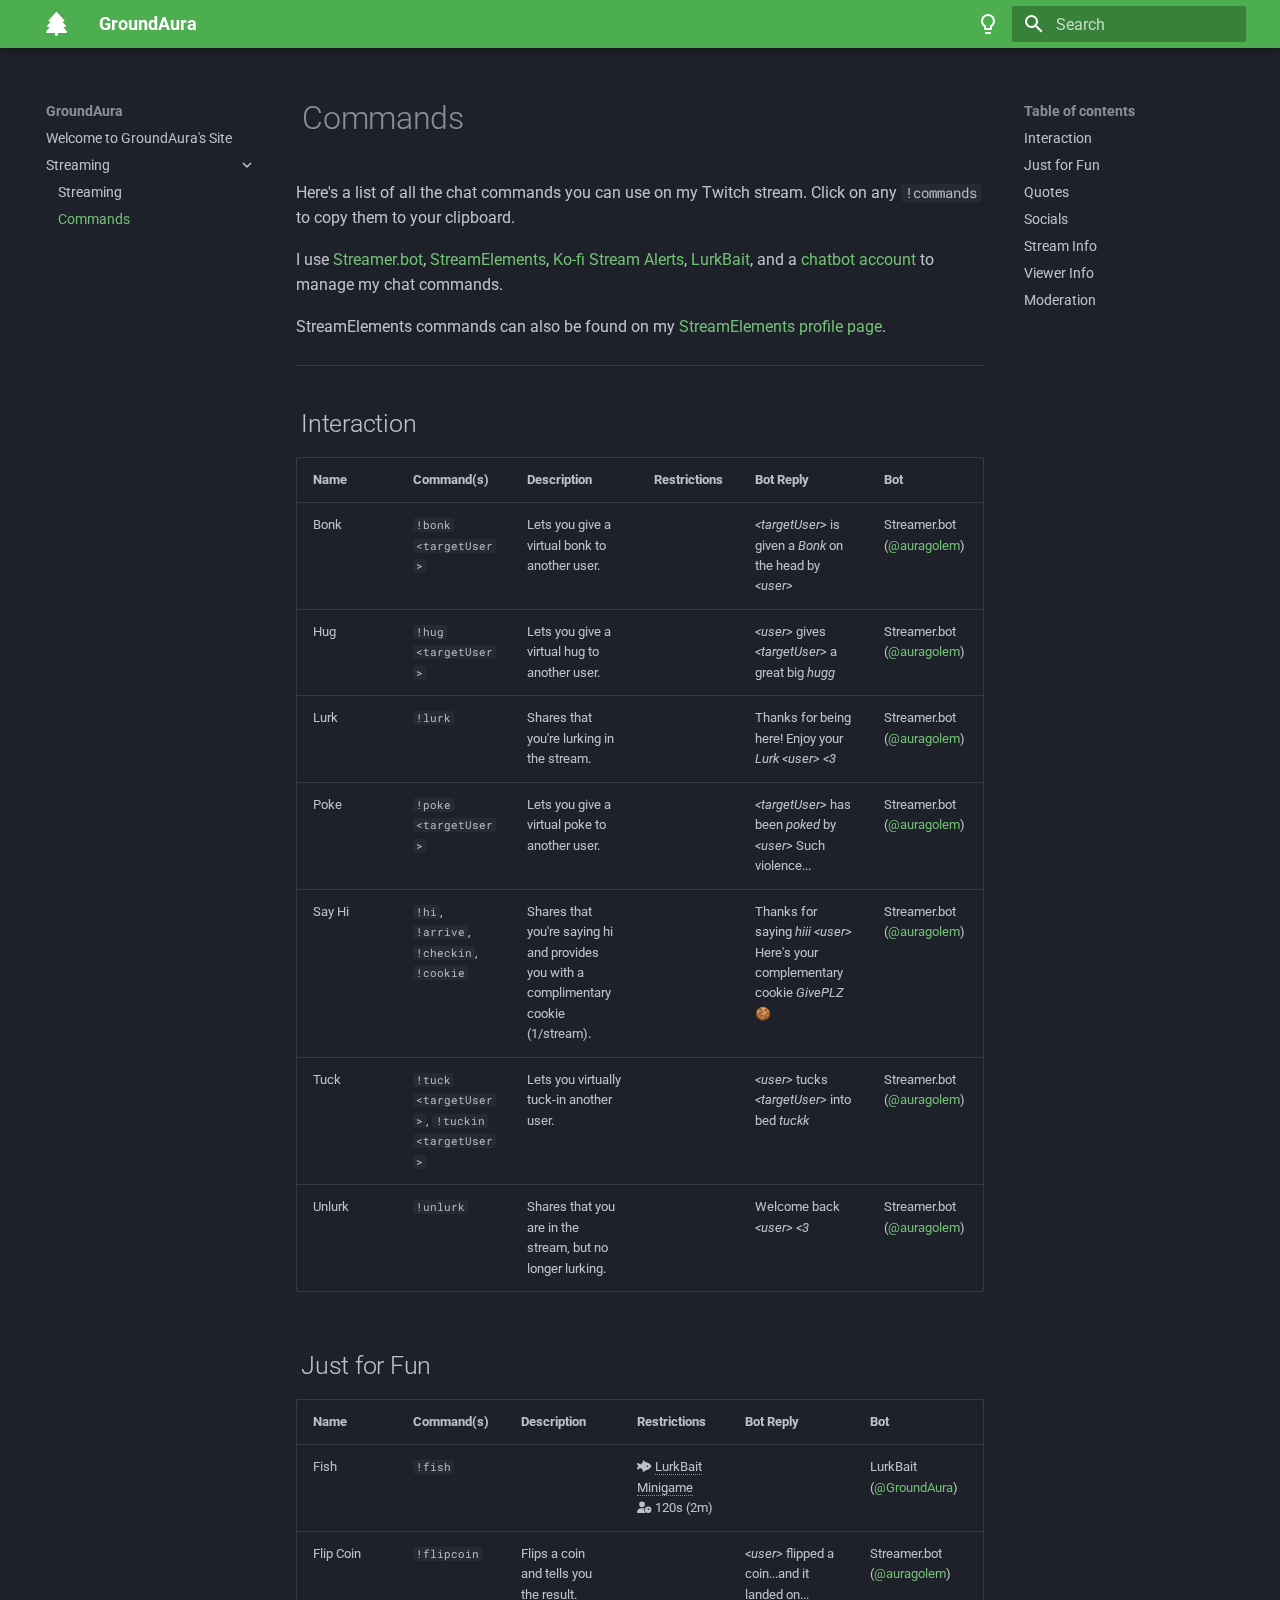
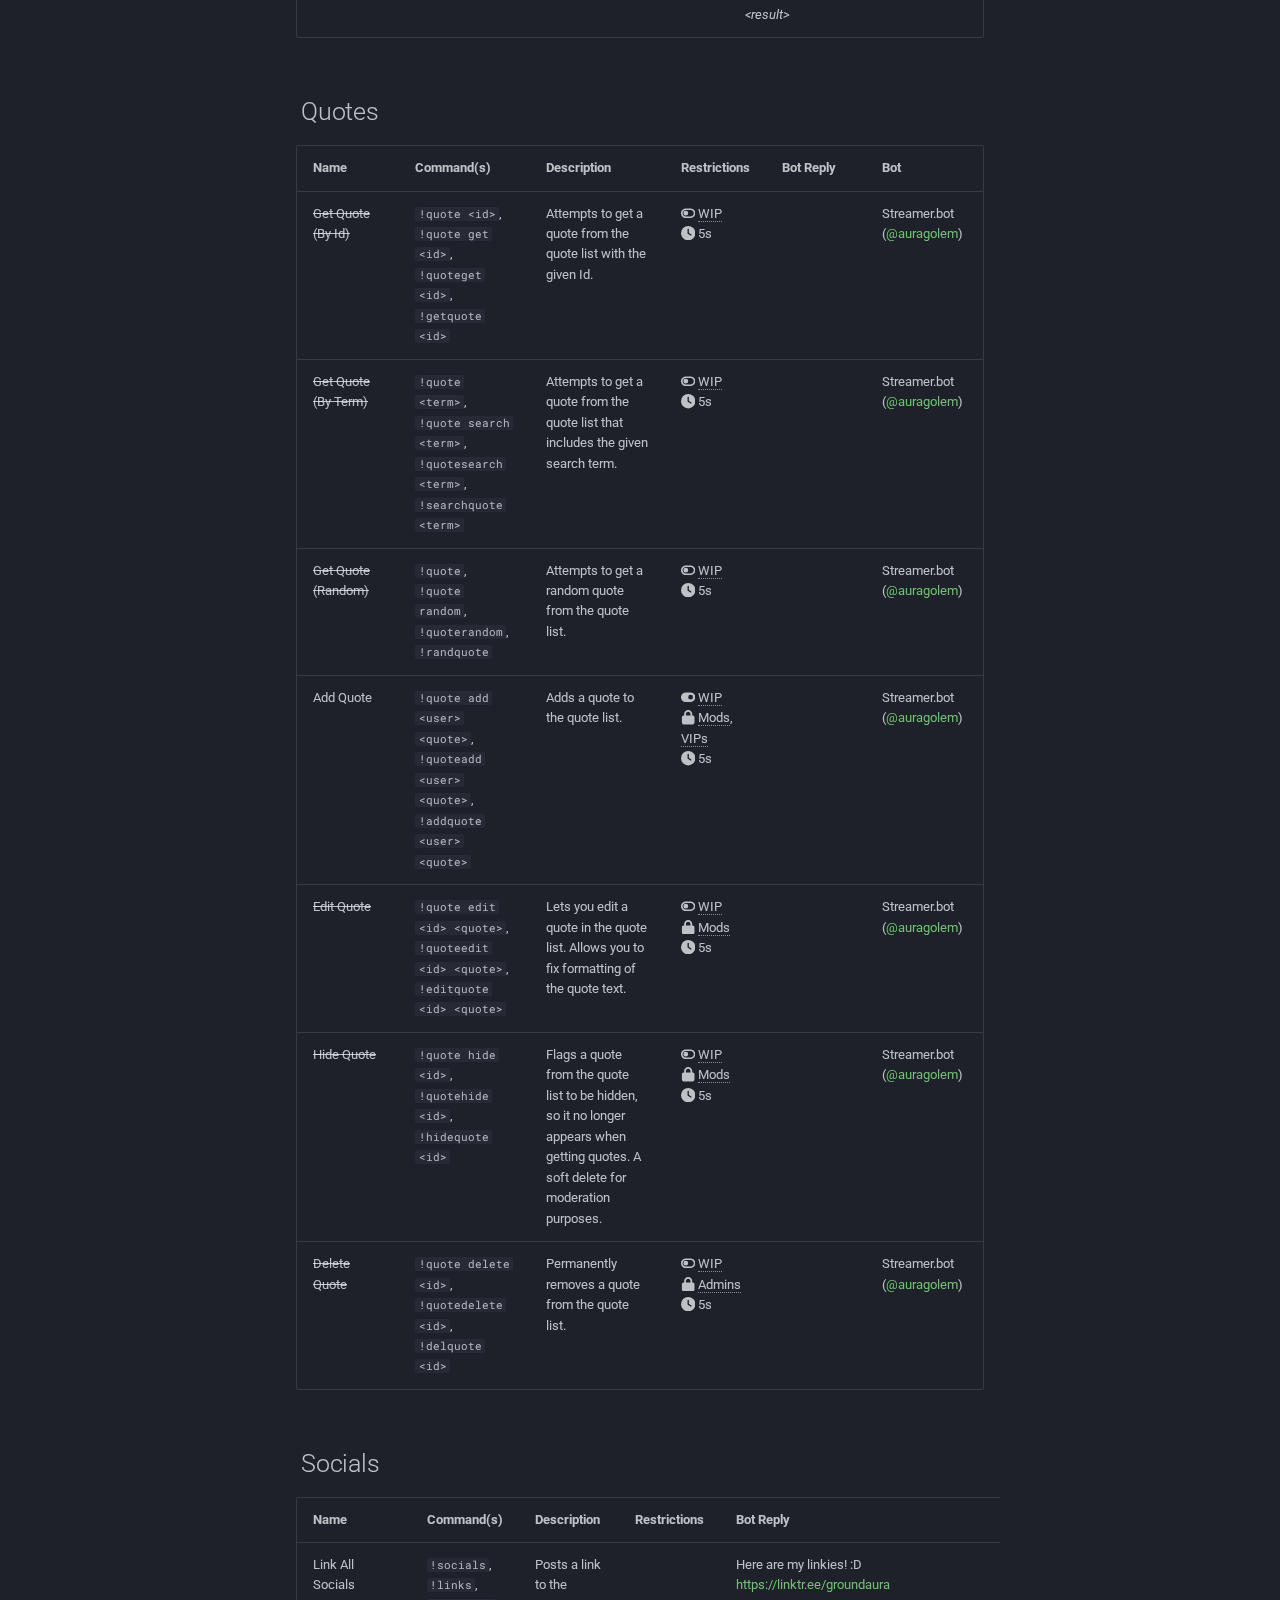
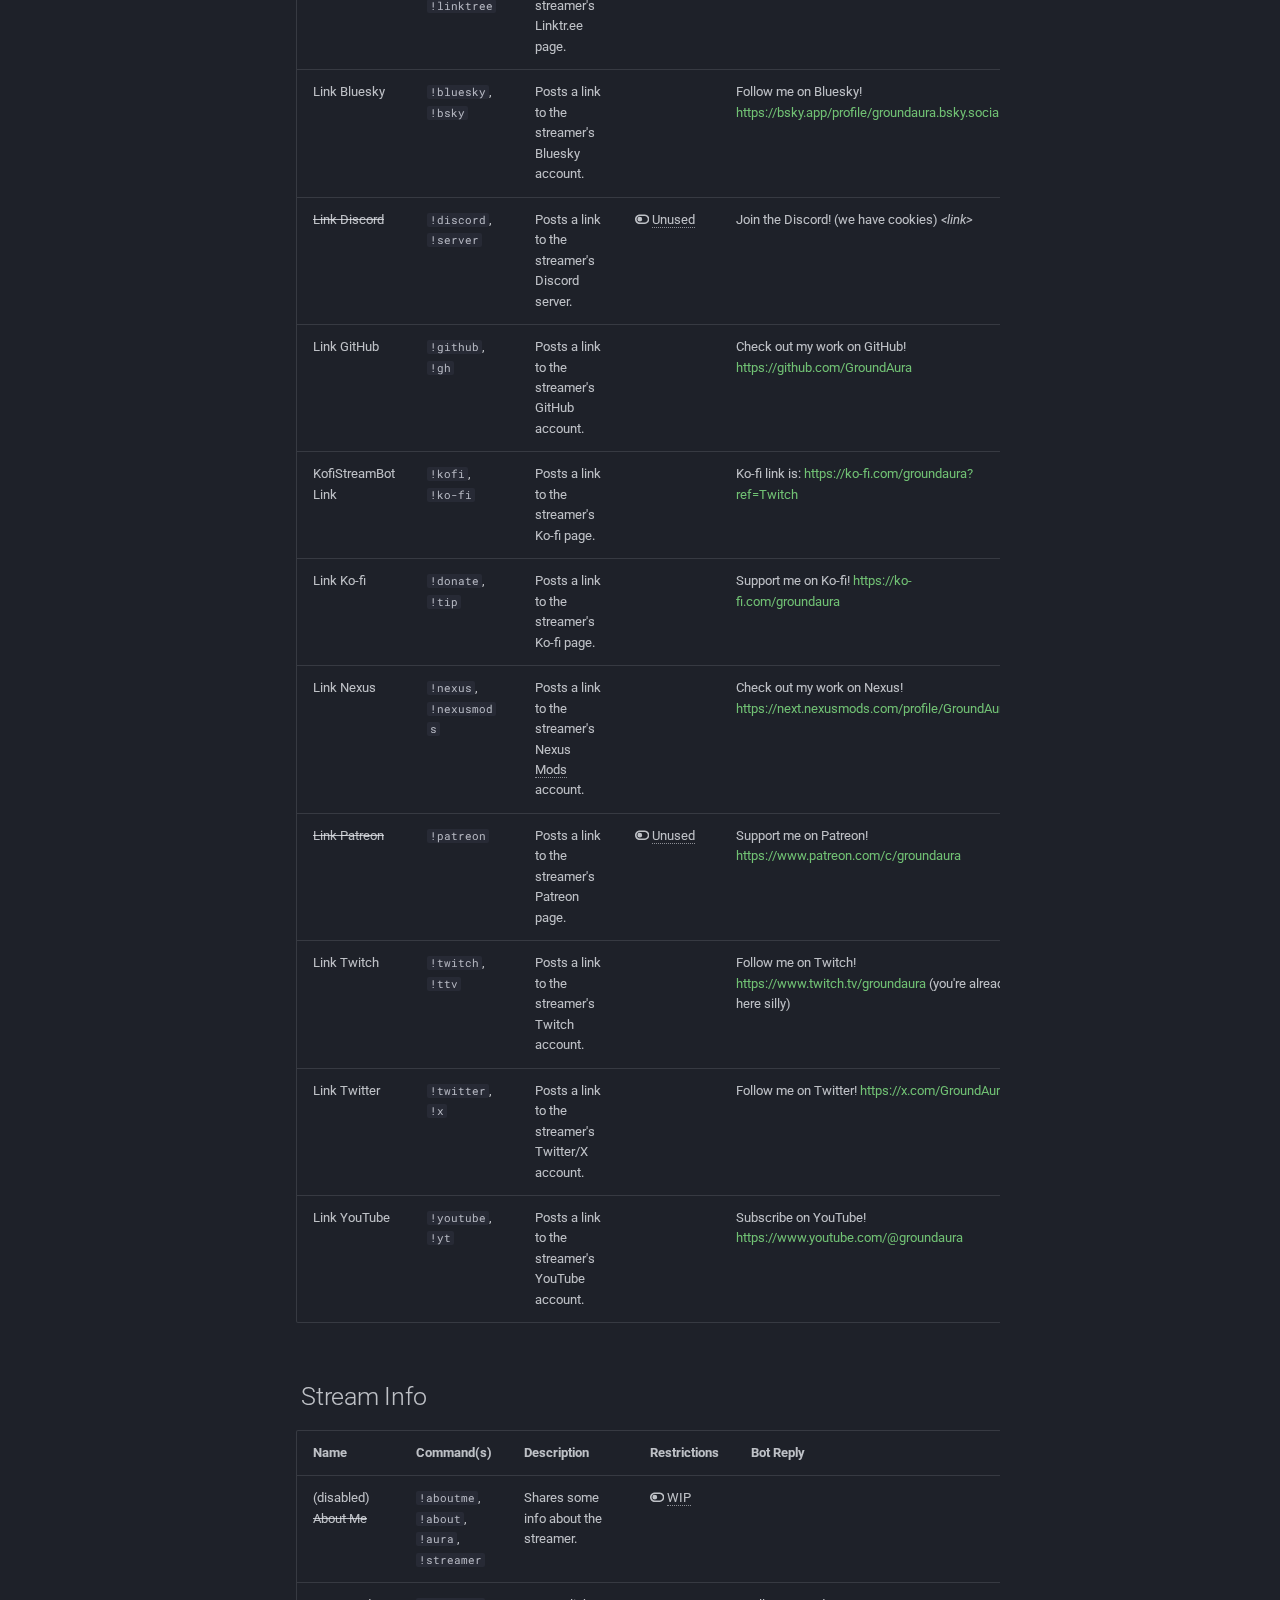
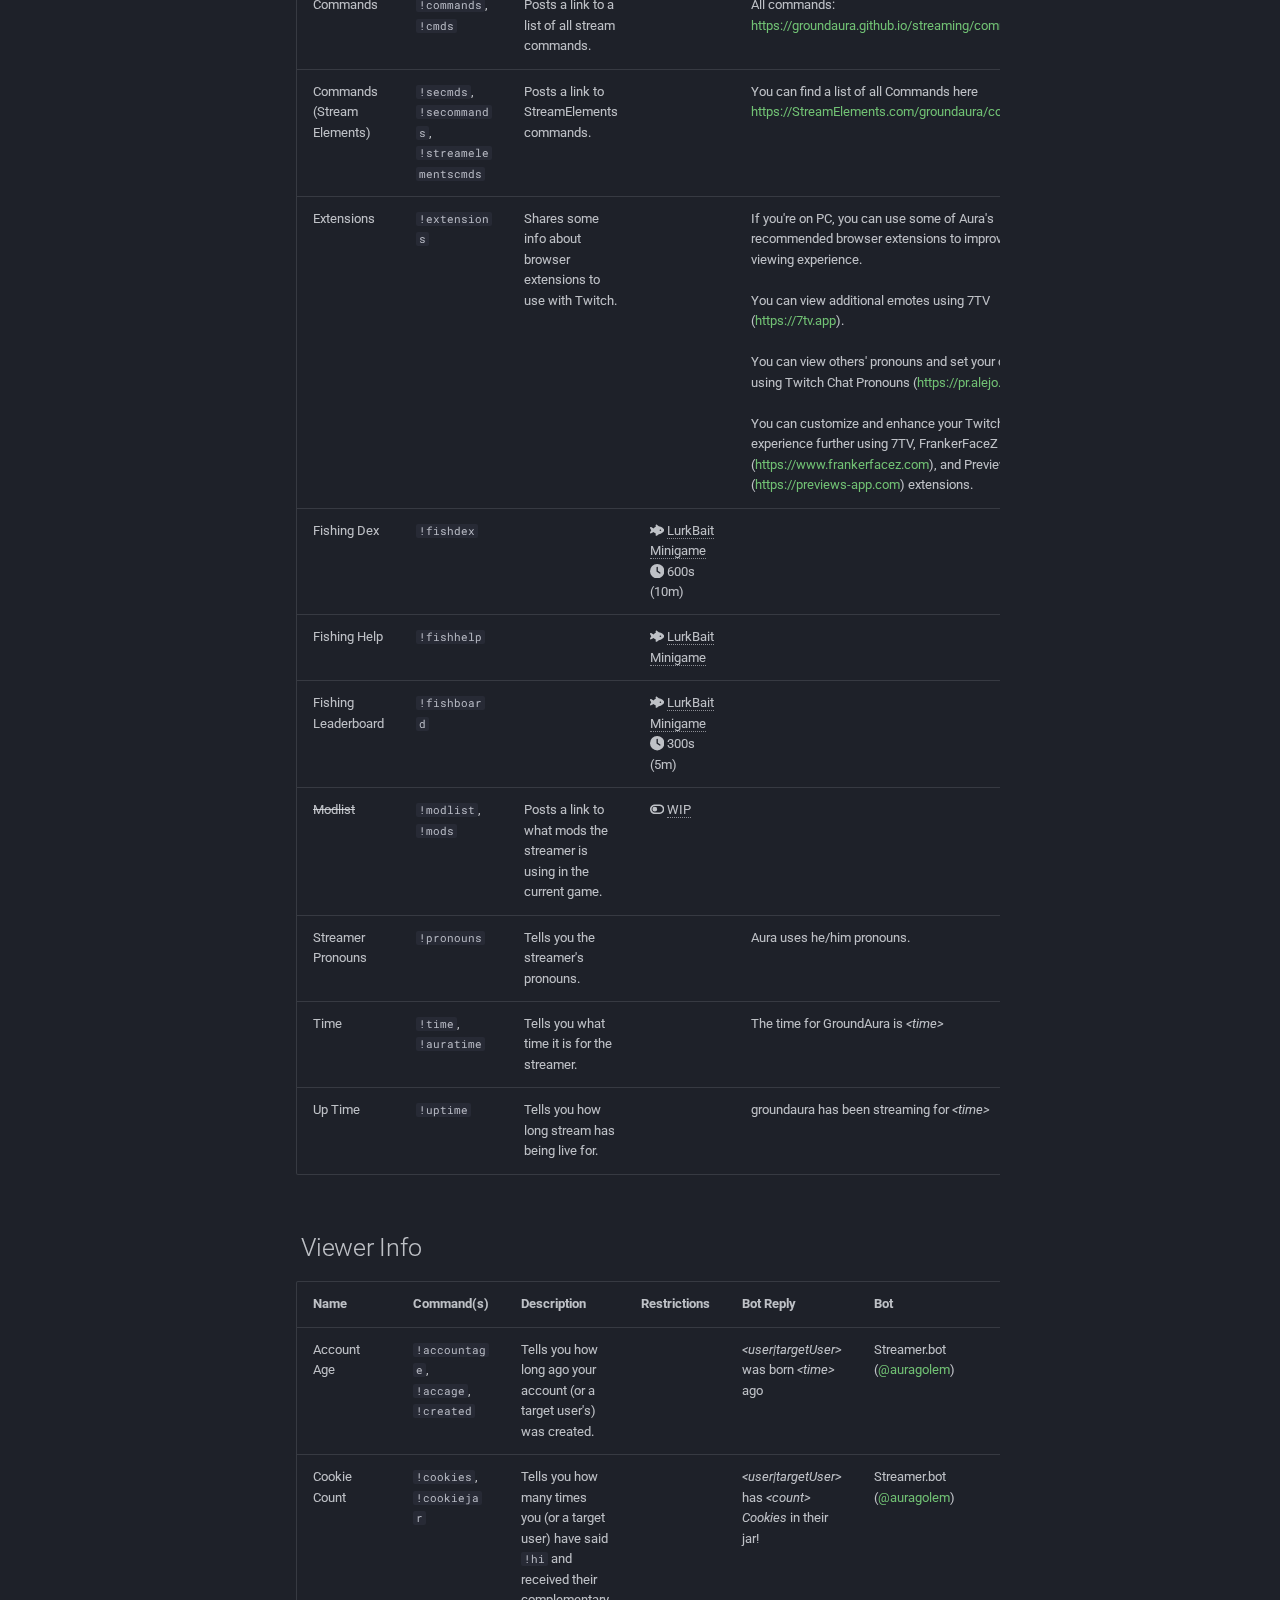
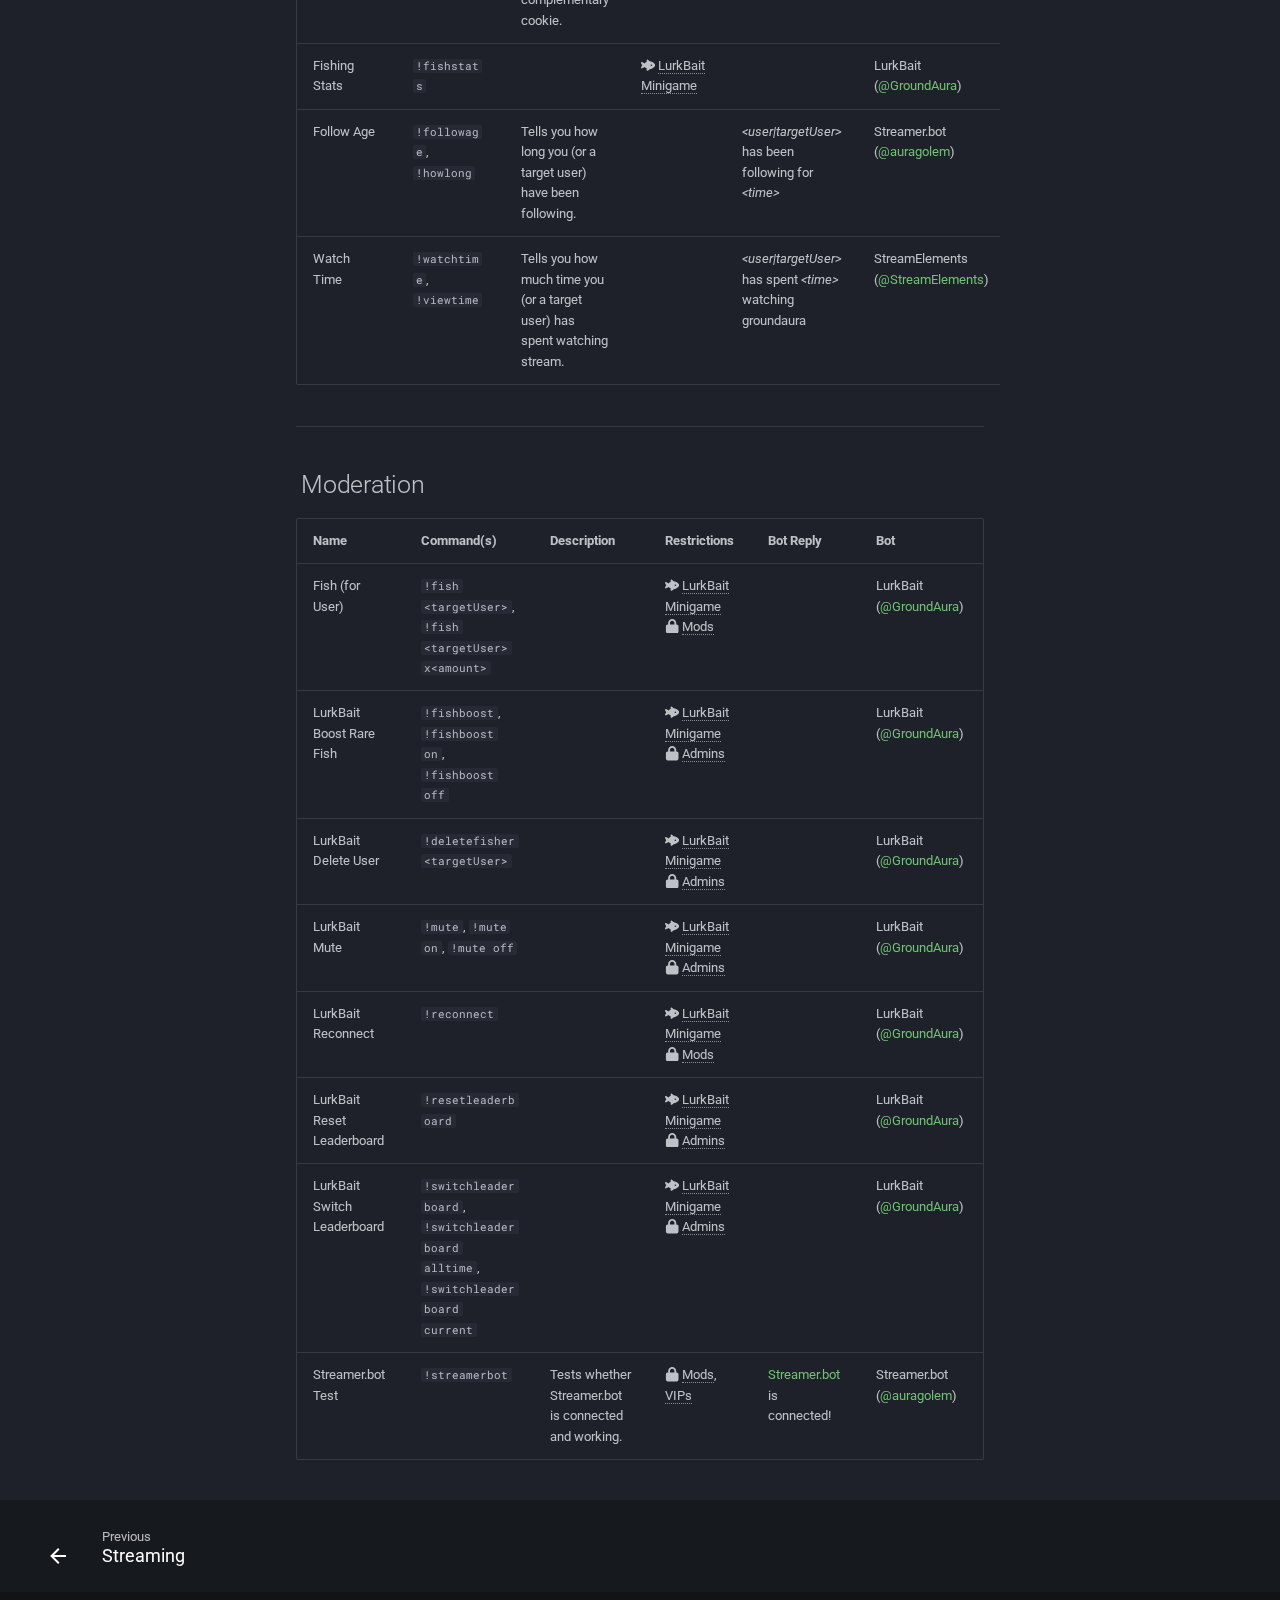
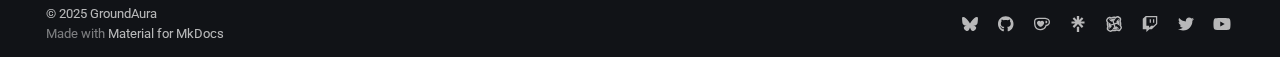
<file: streaming/commands/index.html>
<!doctype html>
<html lang="en" class="no-js">
  <head>
    
      <meta charset="utf-8">
      <meta name="viewport" content="width=device-width,initial-scale=1">
      
      
      
        <link rel="canonical" href="https://groundaura.github.io/streaming/commands/">
      
      
        <link rel="prev" href="../">
      
      
      
      <link rel="icon" href="../../assets/images/favicon.png">
      <meta name="generator" content="mkdocs-1.6.1, mkdocs-material-9.6.15">
    
    
      
        <title>Commands - GroundAura</title>
      
    
    
      <link rel="stylesheet" href="../../assets/stylesheets/main.342714a4.min.css">
      
        
        <link rel="stylesheet" href="../../assets/stylesheets/palette.06af60db.min.css">
      
      


    
    
      
    
    
      
        
        
        <link rel="preconnect" href="https://fonts.gstatic.com" crossorigin>
        <link rel="stylesheet" href="https://fonts.googleapis.com/css?family=Roboto:300,300i,400,400i,700,700i%7CRoboto+Mono:400,400i,700,700i&display=fallback">
        <style>:root{--md-text-font:"Roboto";--md-code-font:"Roboto Mono"}</style>
      
    
    
      <link rel="stylesheet" href="../../assets/stylesheets/extra-hover.css">
    
      <link rel="stylesheet" href="../../assets/stylesheets/github-permalink-style.css">
    
    <script>__md_scope=new URL("../..",location),__md_hash=e=>[...e].reduce(((e,_)=>(e<<5)-e+_.charCodeAt(0)),0),__md_get=(e,_=localStorage,t=__md_scope)=>JSON.parse(_.getItem(t.pathname+"."+e)),__md_set=(e,_,t=localStorage,a=__md_scope)=>{try{t.setItem(a.pathname+"."+e,JSON.stringify(_))}catch(e){}}</script>
    
      

    
    
    
  </head>
  
  
    
    
      
    
    
    
    
    <body dir="ltr" data-md-color-scheme="slate" data-md-color-primary="green" data-md-color-accent="deep-purple">
  
    
    <input class="md-toggle" data-md-toggle="drawer" type="checkbox" id="__drawer" autocomplete="off">
    <input class="md-toggle" data-md-toggle="search" type="checkbox" id="__search" autocomplete="off">
    <label class="md-overlay" for="__drawer"></label>
    <div data-md-component="skip">
      
        
        <a href="#commands" class="md-skip">
          Skip to content
        </a>
      
    </div>
    <div data-md-component="announce">
      
    </div>
    
    
      

  

<header class="md-header md-header--shadow" data-md-component="header">
  <nav class="md-header__inner md-grid" aria-label="Header">
    <a href="../.." title="GroundAura" class="md-header__button md-logo" aria-label="GroundAura" data-md-component="logo">
      
  
  <svg xmlns="http://www.w3.org/2000/svg" viewBox="0 0 448 512"><!--! Font Awesome Free 6.7.2 by @fontawesome - https://fontawesome.com License - https://fontawesome.com/license/free (Icons: CC BY 4.0, Fonts: SIL OFL 1.1, Code: MIT License) Copyright 2024 Fonticons, Inc.--><path d="M210.6 5.9 62 169.4c-3.9 4.2-6 9.8-6 15.5 0 12.8 10.3 23.1 23.1 23.1H104l-73.4 73.4c-4.2 4.2-6.6 10-6.6 16 0 12.5 10.1 22.6 22.6 22.6H80L5.4 409.5c-3.5 4.2-5.4 9.5-5.4 15 0 13 10.5 23.5 23.5 23.5H192v32c0 17.7 14.3 32 32 32s32-14.3 32-32v-32h168.5c13 0 23.5-10.5 23.5-23.5 0-5.5-1.9-10.8-5.4-15L368 320h33.4c12.5 0 22.6-10.1 22.6-22.6 0-6-2.4-11.8-6.6-16L344 208h24.9c12.7 0 23.1-10.3 23.1-23.1 0-5.7-2.1-11.3-6-15.5L237.4 5.9C234 2.1 229.1 0 224 0s-10 2.1-13.4 5.9"/></svg>

    </a>
    <label class="md-header__button md-icon" for="__drawer">
      
      <svg xmlns="http://www.w3.org/2000/svg" viewBox="0 0 24 24"><path d="M3 6h18v2H3zm0 5h18v2H3zm0 5h18v2H3z"/></svg>
    </label>
    <div class="md-header__title" data-md-component="header-title">
      <div class="md-header__ellipsis">
        <div class="md-header__topic">
          <span class="md-ellipsis">
            GroundAura
          </span>
        </div>
        <div class="md-header__topic" data-md-component="header-topic">
          <span class="md-ellipsis">
            
              Commands
            
          </span>
        </div>
      </div>
    </div>
    
      
        <form class="md-header__option" data-md-component="palette">
  
    
    
    
    <input class="md-option" data-md-color-media="" data-md-color-scheme="slate" data-md-color-primary="green" data-md-color-accent="deep-purple"  aria-label="Set Theme to Light Mode"  type="radio" name="__palette" id="__palette_0">
    
      <label class="md-header__button md-icon" title="Set Theme to Light Mode" for="__palette_1" hidden>
        <svg xmlns="http://www.w3.org/2000/svg" viewBox="0 0 24 24"><path d="M12 2a7 7 0 0 1 7 7c0 2.38-1.19 4.47-3 5.74V17a1 1 0 0 1-1 1H9a1 1 0 0 1-1-1v-2.26C6.19 13.47 5 11.38 5 9a7 7 0 0 1 7-7M9 21v-1h6v1a1 1 0 0 1-1 1h-4a1 1 0 0 1-1-1m3-17a5 5 0 0 0-5 5c0 2.05 1.23 3.81 3 4.58V16h4v-2.42c1.77-.77 3-2.53 3-4.58a5 5 0 0 0-5-5"/></svg>
      </label>
    
  
    
    
    
    <input class="md-option" data-md-color-media="" data-md-color-scheme="default" data-md-color-primary="green" data-md-color-accent="deep-purple"  aria-label="Set Theme to Dark Mode"  type="radio" name="__palette" id="__palette_1">
    
      <label class="md-header__button md-icon" title="Set Theme to Dark Mode" for="__palette_0" hidden>
        <svg xmlns="http://www.w3.org/2000/svg" viewBox="0 0 24 24"><path d="M12 2a7 7 0 0 0-7 7c0 2.38 1.19 4.47 3 5.74V17a1 1 0 0 0 1 1h6a1 1 0 0 0 1-1v-2.26c1.81-1.27 3-3.36 3-5.74a7 7 0 0 0-7-7M9 21a1 1 0 0 0 1 1h4a1 1 0 0 0 1-1v-1H9z"/></svg>
      </label>
    
  
</form>
      
    
    
      <script>var palette=__md_get("__palette");if(palette&&palette.color){if("(prefers-color-scheme)"===palette.color.media){var media=matchMedia("(prefers-color-scheme: light)"),input=document.querySelector(media.matches?"[data-md-color-media='(prefers-color-scheme: light)']":"[data-md-color-media='(prefers-color-scheme: dark)']");palette.color.media=input.getAttribute("data-md-color-media"),palette.color.scheme=input.getAttribute("data-md-color-scheme"),palette.color.primary=input.getAttribute("data-md-color-primary"),palette.color.accent=input.getAttribute("data-md-color-accent")}for(var[key,value]of Object.entries(palette.color))document.body.setAttribute("data-md-color-"+key,value)}</script>
    
    
    
      
      
        <label class="md-header__button md-icon" for="__search">
          
          <svg xmlns="http://www.w3.org/2000/svg" viewBox="0 0 24 24"><path d="M9.5 3A6.5 6.5 0 0 1 16 9.5c0 1.61-.59 3.09-1.56 4.23l.27.27h.79l5 5-1.5 1.5-5-5v-.79l-.27-.27A6.52 6.52 0 0 1 9.5 16 6.5 6.5 0 0 1 3 9.5 6.5 6.5 0 0 1 9.5 3m0 2C7 5 5 7 5 9.5S7 14 9.5 14 14 12 14 9.5 12 5 9.5 5"/></svg>
        </label>
        <div class="md-search" data-md-component="search" role="dialog">
  <label class="md-search__overlay" for="__search"></label>
  <div class="md-search__inner" role="search">
    <form class="md-search__form" name="search">
      <input type="text" class="md-search__input" name="query" aria-label="Search" placeholder="Search" autocapitalize="off" autocorrect="off" autocomplete="off" spellcheck="false" data-md-component="search-query" required>
      <label class="md-search__icon md-icon" for="__search">
        
        <svg xmlns="http://www.w3.org/2000/svg" viewBox="0 0 24 24"><path d="M9.5 3A6.5 6.5 0 0 1 16 9.5c0 1.61-.59 3.09-1.56 4.23l.27.27h.79l5 5-1.5 1.5-5-5v-.79l-.27-.27A6.52 6.52 0 0 1 9.5 16 6.5 6.5 0 0 1 3 9.5 6.5 6.5 0 0 1 9.5 3m0 2C7 5 5 7 5 9.5S7 14 9.5 14 14 12 14 9.5 12 5 9.5 5"/></svg>
        
        <svg xmlns="http://www.w3.org/2000/svg" viewBox="0 0 24 24"><path d="M20 11v2H8l5.5 5.5-1.42 1.42L4.16 12l7.92-7.92L13.5 5.5 8 11z"/></svg>
      </label>
      <nav class="md-search__options" aria-label="Search">
        
        <button type="reset" class="md-search__icon md-icon" title="Clear" aria-label="Clear" tabindex="-1">
          
          <svg xmlns="http://www.w3.org/2000/svg" viewBox="0 0 24 24"><path d="M19 6.41 17.59 5 12 10.59 6.41 5 5 6.41 10.59 12 5 17.59 6.41 19 12 13.41 17.59 19 19 17.59 13.41 12z"/></svg>
        </button>
      </nav>
      
    </form>
    <div class="md-search__output">
      <div class="md-search__scrollwrap" tabindex="0" data-md-scrollfix>
        <div class="md-search-result" data-md-component="search-result">
          <div class="md-search-result__meta">
            Initializing search
          </div>
          <ol class="md-search-result__list" role="presentation"></ol>
        </div>
      </div>
    </div>
  </div>
</div>
      
    
    
  </nav>
  
</header>
    
    <div class="md-container" data-md-component="container">
      
      
        
          
        
      
      <main class="md-main" data-md-component="main">
        <div class="md-main__inner md-grid">
          
            
              
              <div class="md-sidebar md-sidebar--primary" data-md-component="sidebar" data-md-type="navigation" >
                <div class="md-sidebar__scrollwrap">
                  <div class="md-sidebar__inner">
                    



<nav class="md-nav md-nav--primary" aria-label="Navigation" data-md-level="0">
  <label class="md-nav__title" for="__drawer">
    <a href="../.." title="GroundAura" class="md-nav__button md-logo" aria-label="GroundAura" data-md-component="logo">
      
  
  <svg xmlns="http://www.w3.org/2000/svg" viewBox="0 0 448 512"><!--! Font Awesome Free 6.7.2 by @fontawesome - https://fontawesome.com License - https://fontawesome.com/license/free (Icons: CC BY 4.0, Fonts: SIL OFL 1.1, Code: MIT License) Copyright 2024 Fonticons, Inc.--><path d="M210.6 5.9 62 169.4c-3.9 4.2-6 9.8-6 15.5 0 12.8 10.3 23.1 23.1 23.1H104l-73.4 73.4c-4.2 4.2-6.6 10-6.6 16 0 12.5 10.1 22.6 22.6 22.6H80L5.4 409.5c-3.5 4.2-5.4 9.5-5.4 15 0 13 10.5 23.5 23.5 23.5H192v32c0 17.7 14.3 32 32 32s32-14.3 32-32v-32h168.5c13 0 23.5-10.5 23.5-23.5 0-5.5-1.9-10.8-5.4-15L368 320h33.4c12.5 0 22.6-10.1 22.6-22.6 0-6-2.4-11.8-6.6-16L344 208h24.9c12.7 0 23.1-10.3 23.1-23.1 0-5.7-2.1-11.3-6-15.5L237.4 5.9C234 2.1 229.1 0 224 0s-10 2.1-13.4 5.9"/></svg>

    </a>
    GroundAura
  </label>
  
  <ul class="md-nav__list" data-md-scrollfix>
    
      
      
  
  
  
  
    <li class="md-nav__item">
      <a href="../.." class="md-nav__link">
        
  
  
  <span class="md-ellipsis">
    Welcome to GroundAura's Site
    
  </span>
  

      </a>
    </li>
  

    
      
      
  
  
    
  
  
  
    
    
    
    
    
    <li class="md-nav__item md-nav__item--active md-nav__item--nested">
      
        
        
        <input class="md-nav__toggle md-toggle " type="checkbox" id="__nav_2" checked>
        
          
          <label class="md-nav__link" for="__nav_2" id="__nav_2_label" tabindex="0">
            
  
  
  <span class="md-ellipsis">
    Streaming
    
  </span>
  

            <span class="md-nav__icon md-icon"></span>
          </label>
        
        <nav class="md-nav" data-md-level="1" aria-labelledby="__nav_2_label" aria-expanded="true">
          <label class="md-nav__title" for="__nav_2">
            <span class="md-nav__icon md-icon"></span>
            Streaming
          </label>
          <ul class="md-nav__list" data-md-scrollfix>
            
              
                
  
  
  
  
    <li class="md-nav__item">
      <a href="../" class="md-nav__link">
        
  
  
  <span class="md-ellipsis">
    Streaming
    
  </span>
  

      </a>
    </li>
  

              
            
              
                
  
  
    
  
  
  
    <li class="md-nav__item md-nav__item--active">
      
      <input class="md-nav__toggle md-toggle" type="checkbox" id="__toc">
      
      
        
      
      
        <label class="md-nav__link md-nav__link--active" for="__toc">
          
  
  
  <span class="md-ellipsis">
    Commands
    
  </span>
  

          <span class="md-nav__icon md-icon"></span>
        </label>
      
      <a href="./" class="md-nav__link md-nav__link--active">
        
  
  
  <span class="md-ellipsis">
    Commands
    
  </span>
  

      </a>
      
        

<nav class="md-nav md-nav--secondary" aria-label="Table of contents">
  
  
  
    
  
  
    <label class="md-nav__title" for="__toc">
      <span class="md-nav__icon md-icon"></span>
      Table of contents
    </label>
    <ul class="md-nav__list" data-md-component="toc" data-md-scrollfix>
      
        <li class="md-nav__item">
  <a href="#interaction" class="md-nav__link">
    <span class="md-ellipsis">
      Interaction
    </span>
  </a>
  
</li>
      
        <li class="md-nav__item">
  <a href="#just-for-fun" class="md-nav__link">
    <span class="md-ellipsis">
      Just for Fun
    </span>
  </a>
  
</li>
      
        <li class="md-nav__item">
  <a href="#quotes" class="md-nav__link">
    <span class="md-ellipsis">
      Quotes
    </span>
  </a>
  
</li>
      
        <li class="md-nav__item">
  <a href="#socials" class="md-nav__link">
    <span class="md-ellipsis">
      Socials
    </span>
  </a>
  
</li>
      
        <li class="md-nav__item">
  <a href="#stream-info" class="md-nav__link">
    <span class="md-ellipsis">
      Stream Info
    </span>
  </a>
  
</li>
      
        <li class="md-nav__item">
  <a href="#viewer-info" class="md-nav__link">
    <span class="md-ellipsis">
      Viewer Info
    </span>
  </a>
  
</li>
      
        <li class="md-nav__item">
  <a href="#moderation" class="md-nav__link">
    <span class="md-ellipsis">
      Moderation
    </span>
  </a>
  
</li>
      
    </ul>
  
</nav>
      
    </li>
  

              
            
          </ul>
        </nav>
      
    </li>
  

    
  </ul>
</nav>
                  </div>
                </div>
              </div>
            
            
              
              <div class="md-sidebar md-sidebar--secondary" data-md-component="sidebar" data-md-type="toc" >
                <div class="md-sidebar__scrollwrap">
                  <div class="md-sidebar__inner">
                    

<nav class="md-nav md-nav--secondary" aria-label="Table of contents">
  
  
  
    
  
  
    <label class="md-nav__title" for="__toc">
      <span class="md-nav__icon md-icon"></span>
      Table of contents
    </label>
    <ul class="md-nav__list" data-md-component="toc" data-md-scrollfix>
      
        <li class="md-nav__item">
  <a href="#interaction" class="md-nav__link">
    <span class="md-ellipsis">
      Interaction
    </span>
  </a>
  
</li>
      
        <li class="md-nav__item">
  <a href="#just-for-fun" class="md-nav__link">
    <span class="md-ellipsis">
      Just for Fun
    </span>
  </a>
  
</li>
      
        <li class="md-nav__item">
  <a href="#quotes" class="md-nav__link">
    <span class="md-ellipsis">
      Quotes
    </span>
  </a>
  
</li>
      
        <li class="md-nav__item">
  <a href="#socials" class="md-nav__link">
    <span class="md-ellipsis">
      Socials
    </span>
  </a>
  
</li>
      
        <li class="md-nav__item">
  <a href="#stream-info" class="md-nav__link">
    <span class="md-ellipsis">
      Stream Info
    </span>
  </a>
  
</li>
      
        <li class="md-nav__item">
  <a href="#viewer-info" class="md-nav__link">
    <span class="md-ellipsis">
      Viewer Info
    </span>
  </a>
  
</li>
      
        <li class="md-nav__item">
  <a href="#moderation" class="md-nav__link">
    <span class="md-ellipsis">
      Moderation
    </span>
  </a>
  
</li>
      
    </ul>
  
</nav>
                  </div>
                </div>
              </div>
            
          
          
            <div class="md-content" data-md-component="content">
              <article class="md-content__inner md-typeset">
                
                  



<h1 id="commands">Commands<a class="headerlink" href="#commands" title="Anchor Link"></a></h1>
<p>Here's a list of all the chat commands you can use on my Twitch stream. Click on any <code data-clipboard-text="!commands">!commands</code> to copy them to your clipboard.</p>
<p>I use <a href="https://streamer.bot">Streamer.bot</a>, <a href="https://streamelements.com">StreamElements</a>, <a href="https://ko-fi.com/ko-fi-for-streamers">Ko-fi Stream Alerts</a>, <a href="https://blam.cam">LurkBait</a>, and a <a href="https://dev.twitch.tv/docs/chat/">chatbot account</a> to manage my chat commands.</p>
<p>StreamElements commands can also be found on my <a href="https://streamelements.com/groundaura/commands">StreamElements profile page</a>.</p>
<hr />
<h2 id="interaction">Interaction<a class="headerlink" href="#interaction" title="Anchor Link"></a></h2>
<table>
<thead>
<tr>
<th>Name</th>
<th>Command(s)</th>
<th>Description</th>
<th>Restrictions</th>
<th>Bot Reply</th>
<th>Bot</th>
</tr>
</thead>
<tbody>
<tr>
<td>Bonk</td>
<td><code data-clipboard-text="!bonk ">!bonk &lt;targetUser&gt;</code></td>
<td>Lets you give a virtual bonk to another user.</td>
<td></td>
<td><em>&lt;targetUser&gt;</em> is given a <em>Bonk</em> on the head by <em>&lt;user&gt;</em></td>
<td>Streamer.bot (<a href="https://www.twitch.tv/auragolem">@auragolem</a>)</td>
</tr>
<tr>
<td>Hug</td>
<td><code data-clipboard-text="!hug ">!hug &lt;targetUser&gt;</code></td>
<td>Lets you give a virtual hug to another user.</td>
<td></td>
<td><em>&lt;user&gt;</em> gives <em>&lt;targetUser&gt;</em> a great big <em>hugg</em></td>
<td>Streamer.bot (<a href="https://www.twitch.tv/auragolem">@auragolem</a>)</td>
</tr>
<tr>
<td>Lurk</td>
<td><code data-clipboard-text="!lurk">!lurk</code></td>
<td>Shares that you're lurking in the stream.</td>
<td></td>
<td>Thanks for being here! Enjoy your <em>Lurk</em> <em>&lt;user&gt;</em> <em>&lt;3</em></td>
<td>Streamer.bot (<a href="https://www.twitch.tv/auragolem">@auragolem</a>)</td>
</tr>
<tr>
<td>Poke</td>
<td><code data-clipboard-text="!poke ">!poke &lt;targetUser&gt;</code></td>
<td>Lets you give a virtual poke to another user.</td>
<td></td>
<td><em>&lt;targetUser&gt;</em> has been <em>poked</em> by <em>&lt;user&gt;</em> Such violence...</td>
<td>Streamer.bot (<a href="https://www.twitch.tv/auragolem">@auragolem</a>)</td>
</tr>
<tr>
<td>Say Hi</td>
<td><code data-clipboard-text="!hi">!hi</code>, <code data-clipboard-text="!arrive">!arrive</code>, <code data-clipboard-text="!checkin">!checkin</code>, <code data-clipboard-text="!cookie">!cookie</code></td>
<td>Shares that you're saying hi and provides you with a complimentary cookie (1/stream).</td>
<td></td>
<td>Thanks for saying <em>hiii</em> <em>&lt;user&gt;</em> Here's your complementary cookie <em>GivePLZ</em> 🍪</td>
<td>Streamer.bot (<a href="https://www.twitch.tv/auragolem">@auragolem</a>)</td>
</tr>
<tr>
<td>Tuck</td>
<td><code data-clipboard-text="!tuck ">!tuck &lt;targetUser&gt;</code>, <code data-clipboard-text="!tuckin ">!tuckin &lt;targetUser&gt;</code></td>
<td>Lets you virtually tuck-in another user.</td>
<td></td>
<td><em>&lt;user&gt;</em> tucks <em>&lt;targetUser&gt;</em> into bed <em>tuckk</em></td>
<td>Streamer.bot (<a href="https://www.twitch.tv/auragolem">@auragolem</a>)</td>
</tr>
<tr>
<td>Unlurk</td>
<td><code data-clipboard-text="!unlurk">!unlurk</code></td>
<td>Shares that you are in the stream, but no longer lurking.</td>
<td></td>
<td>Welcome back <em>&lt;user&gt;</em> <em>&lt;3</em></td>
<td>Streamer.bot (<a href="https://www.twitch.tv/auragolem">@auragolem</a>)</td>
</tr>
</tbody>
</table>
<h2 id="just-for-fun">Just for Fun<a class="headerlink" href="#just-for-fun" title="Anchor Link"></a></h2>
<table>
<thead>
<tr>
<th>Name</th>
<th>Command(s)</th>
<th>Description</th>
<th>Restrictions</th>
<th>Bot Reply</th>
<th>Bot</th>
</tr>
</thead>
<tbody>
<tr>
<td>Fish</td>
<td><code data-clipboard-text="!fish">!fish</code></td>
<td></td>
<td><span class="twemoji" title="Requires LurkBait"><svg xmlns="http://www.w3.org/2000/svg" viewBox="0 0 576 512"><!--! Font Awesome Free 6.7.2 by @fontawesome - https://fontawesome.com License - https://fontawesome.com/license/free (Icons: CC BY 4.0, Fonts: SIL OFL 1.1, Code: MIT License) Copyright 2024 Fonticons, Inc.--><path d="M275.2 38.4c-10.6-8-25-8.5-36.3-1.5S222 57.3 224.6 70.3l9.7 48.6c-19.4 9-36.9 19.9-52.4 31.5-15.3 11.5-29 23.9-40.7 36.3l-93.1-54.3c-12.5-7.3-28.4-5.3-38.6 4.9s-12.5 26-5.3 38.6L50 256 4.2 336.1c-7.2 12.6-5 28.4 5.3 38.6s26.1 12.2 38.6 4.9l93.1-54.3c11.8 12.3 25.4 24.8 40.7 36.3 15.5 11.6 33 22.5 52.4 31.5l-9.7 48.6c-2.6 13 3.1 26.3 14.3 33.3s25.6 6.5 36.3-1.5l77.6-58.2c54.9-4 101.5-27 137.2-53.8 39.2-29.4 67.2-64.7 81.6-89.5 5.8-9.9 5.8-22.2 0-32.1-14.4-24.8-42.5-60.1-81.6-89.5-35.8-26.8-82.3-49.8-137.2-53.8zM384 256a32 32 0 1 1 64 0 32 32 0 1 1-64 0"/></svg></span> <abbr title="LurkBait fishing minigame must be running (might be disabled when playing some resource intensive games)">LurkBait Minigame</abbr><br><span class="twemoji" title="Per User Cooldown"><svg xmlns="http://www.w3.org/2000/svg" viewBox="0 0 640 512"><!--! Font Awesome Free 6.7.2 by @fontawesome - https://fontawesome.com License - https://fontawesome.com/license/free (Icons: CC BY 4.0, Fonts: SIL OFL 1.1, Code: MIT License) Copyright 2024 Fonticons, Inc.--><path d="M224 0a128 128 0 1 1 0 256 128 128 0 1 1 0-256m-45.7 304h91.4c20.6 0 40.4 3.5 58.8 9.9C323 331 320 349.1 320 368c0 59.5 29.5 112.1 74.8 144H29.7C13.3 512 0 498.7 0 482.3 0 383.8 79.8 304 178.3 304M352 368a144 144 0 1 1 288 0 144 144 0 1 1-288 0m144-80c-8.8 0-16 7.2-16 16v64c0 8.8 7.2 16 16 16h48c8.8 0 16-7.2 16-16s-7.2-16-16-16h-32v-48c0-8.8-7.2-16-16-16"/></svg></span> 120s (2m)</td>
<td></td>
<td>LurkBait (<a href="https://www.twitch.tv/groundaura">@GroundAura</a>)</td>
</tr>
<tr>
<td>Flip Coin</td>
<td><code data-clipboard-text="!flipcoin">!flipcoin</code></td>
<td>Flips a coin and tells you the result.</td>
<td></td>
<td><em>&lt;user&gt;</em> flipped a coin...and it landed on...<em>&lt;result&gt;</em></td>
<td>Streamer.bot (<a href="https://www.twitch.tv/auragolem">@auragolem</a>)</td>
</tr>
</tbody>
</table>
<h2 id="quotes">Quotes<a class="headerlink" href="#quotes" title="Anchor Link"></a></h2>
<table>
<thead>
<tr>
<th>Name</th>
<th>Command(s)</th>
<th>Description</th>
<th>Restrictions</th>
<th>Bot Reply</th>
<th>Bot</th>
</tr>
</thead>
<tbody>
<tr>
<td><del>Get Quote (By Id)</del></td>
<td><code data-clipboard-text="!quote ">!quote &lt;id&gt;</code>,  <code data-clipboard-text="!quote get ">!quote get &lt;id&gt;</code>, <code data-clipboard-text="!quoteget ">!quoteget &lt;id&gt;</code>,  <code data-clipboard-text="!getquote ">!getquote &lt;id&gt;</code></td>
<td>Attempts to get a quote from the quote list with the given Id.</td>
<td><span class="twemoji" title="Disabled"><svg xmlns="http://www.w3.org/2000/svg" viewBox="0 0 576 512"><!--! Font Awesome Free 6.7.2 by @fontawesome - https://fontawesome.com License - https://fontawesome.com/license/free (Icons: CC BY 4.0, Fonts: SIL OFL 1.1, Code: MIT License) Copyright 2024 Fonticons, Inc.--><path d="M384 128c70.7 0 128 57.3 128 128s-57.3 128-128 128H192c-70.7 0-128-57.3-128-128s57.3-128 128-128zm192 128c0-106-86-192-192-192H192C86 64 0 150 0 256s86 192 192 192h192c106 0 192-86 192-192m-384 96a96 96 0 1 0 0-192 96 96 0 1 0 0 192"/></svg></span> <abbr title="Command is still a Work In Progress">WIP</abbr><br><span class="twemoji" title="Global Cooldown"><svg xmlns="http://www.w3.org/2000/svg" viewBox="0 0 512 512"><!--! Font Awesome Free 6.7.2 by @fontawesome - https://fontawesome.com License - https://fontawesome.com/license/free (Icons: CC BY 4.0, Fonts: SIL OFL 1.1, Code: MIT License) Copyright 2024 Fonticons, Inc.--><path d="M256 0a256 256 0 1 1 0 512 256 256 0 1 1 0-512m-24 120v136c0 8 4 15.5 10.7 20l96 64c11 7.4 25.9 4.4 33.3-6.7s4.4-25.9-6.7-33.3L280 243.2V120c0-13.3-10.7-24-24-24s-24 10.7-24 24"/></svg></span> 5s</td>
<td></td>
<td>Streamer.bot (<a href="https://www.twitch.tv/auragolem">@auragolem</a>)</td>
</tr>
<tr>
<td><del>Get Quote (By Term)</del></td>
<td><code data-clipboard-text="!quote ">!quote &lt;term&gt;</code>,  <code data-clipboard-text="!quote search ">!quote search &lt;term&gt;</code>, <code data-clipboard-text="!quotesearch ">!quotesearch &lt;term&gt;</code>,  <code data-clipboard-text="!searchquote ">!searchquote &lt;term&gt;</code></td>
<td>Attempts to get a quote from the quote list that includes the given search term.</td>
<td><span class="twemoji" title="Disabled"><svg xmlns="http://www.w3.org/2000/svg" viewBox="0 0 576 512"><!--! Font Awesome Free 6.7.2 by @fontawesome - https://fontawesome.com License - https://fontawesome.com/license/free (Icons: CC BY 4.0, Fonts: SIL OFL 1.1, Code: MIT License) Copyright 2024 Fonticons, Inc.--><path d="M384 128c70.7 0 128 57.3 128 128s-57.3 128-128 128H192c-70.7 0-128-57.3-128-128s57.3-128 128-128zm192 128c0-106-86-192-192-192H192C86 64 0 150 0 256s86 192 192 192h192c106 0 192-86 192-192m-384 96a96 96 0 1 0 0-192 96 96 0 1 0 0 192"/></svg></span> <abbr title="Command is still a Work In Progress">WIP</abbr><br><span class="twemoji" title="Global Cooldown"><svg xmlns="http://www.w3.org/2000/svg" viewBox="0 0 512 512"><!--! Font Awesome Free 6.7.2 by @fontawesome - https://fontawesome.com License - https://fontawesome.com/license/free (Icons: CC BY 4.0, Fonts: SIL OFL 1.1, Code: MIT License) Copyright 2024 Fonticons, Inc.--><path d="M256 0a256 256 0 1 1 0 512 256 256 0 1 1 0-512m-24 120v136c0 8 4 15.5 10.7 20l96 64c11 7.4 25.9 4.4 33.3-6.7s4.4-25.9-6.7-33.3L280 243.2V120c0-13.3-10.7-24-24-24s-24 10.7-24 24"/></svg></span> 5s</td>
<td></td>
<td>Streamer.bot (<a href="https://www.twitch.tv/auragolem">@auragolem</a>)</td>
</tr>
<tr>
<td><del>Get Quote (Random)</del></td>
<td><code data-clipboard-text="!quote">!quote</code>, <code data-clipboard-text="!quote random">!quote random</code>, <code data-clipboard-text="!quoterandom">!quoterandom</code>, <code data-clipboard-text="!randquote">!randquote</code></td>
<td>Attempts to get a random quote from the quote list.</td>
<td><span class="twemoji" title="Disabled"><svg xmlns="http://www.w3.org/2000/svg" viewBox="0 0 576 512"><!--! Font Awesome Free 6.7.2 by @fontawesome - https://fontawesome.com License - https://fontawesome.com/license/free (Icons: CC BY 4.0, Fonts: SIL OFL 1.1, Code: MIT License) Copyright 2024 Fonticons, Inc.--><path d="M384 128c70.7 0 128 57.3 128 128s-57.3 128-128 128H192c-70.7 0-128-57.3-128-128s57.3-128 128-128zm192 128c0-106-86-192-192-192H192C86 64 0 150 0 256s86 192 192 192h192c106 0 192-86 192-192m-384 96a96 96 0 1 0 0-192 96 96 0 1 0 0 192"/></svg></span> <abbr title="Command is still a Work In Progress">WIP</abbr><br><span class="twemoji" title="Global Cooldown"><svg xmlns="http://www.w3.org/2000/svg" viewBox="0 0 512 512"><!--! Font Awesome Free 6.7.2 by @fontawesome - https://fontawesome.com License - https://fontawesome.com/license/free (Icons: CC BY 4.0, Fonts: SIL OFL 1.1, Code: MIT License) Copyright 2024 Fonticons, Inc.--><path d="M256 0a256 256 0 1 1 0 512 256 256 0 1 1 0-512m-24 120v136c0 8 4 15.5 10.7 20l96 64c11 7.4 25.9 4.4 33.3-6.7s4.4-25.9-6.7-33.3L280 243.2V120c0-13.3-10.7-24-24-24s-24 10.7-24 24"/></svg></span> 5s</td>
<td></td>
<td>Streamer.bot (<a href="https://www.twitch.tv/auragolem">@auragolem</a>)</td>
</tr>
<tr>
<td>Add Quote</td>
<td><code data-clipboard-text="!quote add ">!quote add &lt;user&gt; &lt;quote&gt;</code>, <code data-clipboard-text="!quoteadd ">!quoteadd &lt;user&gt; &lt;quote&gt;</code>, <code data-clipboard-text="!addquote ">!addquote &lt;user&gt; &lt;quote&gt;</code></td>
<td>Adds a quote to the quote list.</td>
<td><span class="twemoji" title="Enabled"><svg xmlns="http://www.w3.org/2000/svg" viewBox="0 0 576 512"><!--! Font Awesome Free 6.7.2 by @fontawesome - https://fontawesome.com License - https://fontawesome.com/license/free (Icons: CC BY 4.0, Fonts: SIL OFL 1.1, Code: MIT License) Copyright 2024 Fonticons, Inc.--><path d="M192 64C86 64 0 150 0 256s86 192 192 192h192c106 0 192-86 192-192S490 64 384 64zm192 96a96 96 0 1 1 0 192 96 96 0 1 1 0-192"/></svg></span> <abbr title="Command is still a Work In Progress">WIP</abbr><br><span class="twemoji" title="User Restrictions"><svg xmlns="http://www.w3.org/2000/svg" viewBox="0 0 448 512"><!--! Font Awesome Free 6.7.2 by @fontawesome - https://fontawesome.com License - https://fontawesome.com/license/free (Icons: CC BY 4.0, Fonts: SIL OFL 1.1, Code: MIT License) Copyright 2024 Fonticons, Inc.--><path d="M144 144v48h160v-48c0-44.2-35.8-80-80-80s-80 35.8-80 80m-64 48v-48C80 64.5 144.5 0 224 0s144 64.5 144 144v48h16c35.3 0 64 28.7 64 64v192c0 35.3-28.7 64-64 64H64c-35.3 0-64-28.7-64-64V256c0-35.3 28.7-64 64-64z"/></svg></span> <abbr title="Moderators only">Mods</abbr>, <abbr title="Twitch VIPs only">VIPs</abbr><br><span class="twemoji" title="Global Cooldown"><svg xmlns="http://www.w3.org/2000/svg" viewBox="0 0 512 512"><!--! Font Awesome Free 6.7.2 by @fontawesome - https://fontawesome.com License - https://fontawesome.com/license/free (Icons: CC BY 4.0, Fonts: SIL OFL 1.1, Code: MIT License) Copyright 2024 Fonticons, Inc.--><path d="M256 0a256 256 0 1 1 0 512 256 256 0 1 1 0-512m-24 120v136c0 8 4 15.5 10.7 20l96 64c11 7.4 25.9 4.4 33.3-6.7s4.4-25.9-6.7-33.3L280 243.2V120c0-13.3-10.7-24-24-24s-24 10.7-24 24"/></svg></span> 5s</td>
<td></td>
<td>Streamer.bot (<a href="https://www.twitch.tv/auragolem">@auragolem</a>)</td>
</tr>
<tr>
<td><del>Edit Quote</del></td>
<td><code data-clipboard-text="!quote edit ">!quote edit &lt;id&gt; &lt;quote&gt;</code>, <code data-clipboard-text="!quoteedit ">!quoteedit &lt;id&gt; &lt;quote&gt;</code>, <code data-clipboard-text="!editquote ">!editquote &lt;id&gt; &lt;quote&gt;</code></td>
<td>Lets you edit a quote in the quote list. Allows you to fix formatting of the quote text.</td>
<td><span class="twemoji" title="Disabled"><svg xmlns="http://www.w3.org/2000/svg" viewBox="0 0 576 512"><!--! Font Awesome Free 6.7.2 by @fontawesome - https://fontawesome.com License - https://fontawesome.com/license/free (Icons: CC BY 4.0, Fonts: SIL OFL 1.1, Code: MIT License) Copyright 2024 Fonticons, Inc.--><path d="M384 128c70.7 0 128 57.3 128 128s-57.3 128-128 128H192c-70.7 0-128-57.3-128-128s57.3-128 128-128zm192 128c0-106-86-192-192-192H192C86 64 0 150 0 256s86 192 192 192h192c106 0 192-86 192-192m-384 96a96 96 0 1 0 0-192 96 96 0 1 0 0 192"/></svg></span> <abbr title="Command is still a Work In Progress">WIP</abbr><br><span class="twemoji" title="User Restrictions"><svg xmlns="http://www.w3.org/2000/svg" viewBox="0 0 448 512"><!--! Font Awesome Free 6.7.2 by @fontawesome - https://fontawesome.com License - https://fontawesome.com/license/free (Icons: CC BY 4.0, Fonts: SIL OFL 1.1, Code: MIT License) Copyright 2024 Fonticons, Inc.--><path d="M144 144v48h160v-48c0-44.2-35.8-80-80-80s-80 35.8-80 80m-64 48v-48C80 64.5 144.5 0 224 0s144 64.5 144 144v48h16c35.3 0 64 28.7 64 64v192c0 35.3-28.7 64-64 64H64c-35.3 0-64-28.7-64-64V256c0-35.3 28.7-64 64-64z"/></svg></span> <abbr title="Moderators only">Mods</abbr><br><span class="twemoji" title="Global Cooldown"><svg xmlns="http://www.w3.org/2000/svg" viewBox="0 0 512 512"><!--! Font Awesome Free 6.7.2 by @fontawesome - https://fontawesome.com License - https://fontawesome.com/license/free (Icons: CC BY 4.0, Fonts: SIL OFL 1.1, Code: MIT License) Copyright 2024 Fonticons, Inc.--><path d="M256 0a256 256 0 1 1 0 512 256 256 0 1 1 0-512m-24 120v136c0 8 4 15.5 10.7 20l96 64c11 7.4 25.9 4.4 33.3-6.7s4.4-25.9-6.7-33.3L280 243.2V120c0-13.3-10.7-24-24-24s-24 10.7-24 24"/></svg></span> 5s</td>
<td></td>
<td>Streamer.bot (<a href="https://www.twitch.tv/auragolem">@auragolem</a>)</td>
</tr>
<tr>
<td><del>Hide Quote</del></td>
<td><code data-clipboard-text="!quote hide ">!quote hide &lt;id&gt;</code>, <code data-clipboard-text="!quotehide ">!quotehide &lt;id&gt;</code>, <code data-clipboard-text="!hidequote ">!hidequote &lt;id&gt;</code></td>
<td>Flags a quote from the quote list to be hidden, so it no longer appears when getting quotes. A soft delete for moderation purposes.</td>
<td><span class="twemoji" title="Disabled"><svg xmlns="http://www.w3.org/2000/svg" viewBox="0 0 576 512"><!--! Font Awesome Free 6.7.2 by @fontawesome - https://fontawesome.com License - https://fontawesome.com/license/free (Icons: CC BY 4.0, Fonts: SIL OFL 1.1, Code: MIT License) Copyright 2024 Fonticons, Inc.--><path d="M384 128c70.7 0 128 57.3 128 128s-57.3 128-128 128H192c-70.7 0-128-57.3-128-128s57.3-128 128-128zm192 128c0-106-86-192-192-192H192C86 64 0 150 0 256s86 192 192 192h192c106 0 192-86 192-192m-384 96a96 96 0 1 0 0-192 96 96 0 1 0 0 192"/></svg></span> <abbr title="Command is still a Work In Progress">WIP</abbr><br><span class="twemoji" title="User Restrictions"><svg xmlns="http://www.w3.org/2000/svg" viewBox="0 0 448 512"><!--! Font Awesome Free 6.7.2 by @fontawesome - https://fontawesome.com License - https://fontawesome.com/license/free (Icons: CC BY 4.0, Fonts: SIL OFL 1.1, Code: MIT License) Copyright 2024 Fonticons, Inc.--><path d="M144 144v48h160v-48c0-44.2-35.8-80-80-80s-80 35.8-80 80m-64 48v-48C80 64.5 144.5 0 224 0s144 64.5 144 144v48h16c35.3 0 64 28.7 64 64v192c0 35.3-28.7 64-64 64H64c-35.3 0-64-28.7-64-64V256c0-35.3 28.7-64 64-64z"/></svg></span> <abbr title="Moderators only">Mods</abbr><br><span class="twemoji" title="Global Cooldown"><svg xmlns="http://www.w3.org/2000/svg" viewBox="0 0 512 512"><!--! Font Awesome Free 6.7.2 by @fontawesome - https://fontawesome.com License - https://fontawesome.com/license/free (Icons: CC BY 4.0, Fonts: SIL OFL 1.1, Code: MIT License) Copyright 2024 Fonticons, Inc.--><path d="M256 0a256 256 0 1 1 0 512 256 256 0 1 1 0-512m-24 120v136c0 8 4 15.5 10.7 20l96 64c11 7.4 25.9 4.4 33.3-6.7s4.4-25.9-6.7-33.3L280 243.2V120c0-13.3-10.7-24-24-24s-24 10.7-24 24"/></svg></span> 5s</td>
<td></td>
<td>Streamer.bot (<a href="https://www.twitch.tv/auragolem">@auragolem</a>)</td>
</tr>
<tr>
<td><del>Delete Quote</del></td>
<td><code data-clipboard-text="!quote delete ">!quote delete &lt;id&gt;</code>, <code data-clipboard-text="!quotedelete ">!quotedelete &lt;id&gt;</code>, <code data-clipboard-text="!delquote ">!delquote &lt;id&gt;</code></td>
<td>Permanently removes a quote from the quote list.</td>
<td><span class="twemoji" title="Disabled"><svg xmlns="http://www.w3.org/2000/svg" viewBox="0 0 576 512"><!--! Font Awesome Free 6.7.2 by @fontawesome - https://fontawesome.com License - https://fontawesome.com/license/free (Icons: CC BY 4.0, Fonts: SIL OFL 1.1, Code: MIT License) Copyright 2024 Fonticons, Inc.--><path d="M384 128c70.7 0 128 57.3 128 128s-57.3 128-128 128H192c-70.7 0-128-57.3-128-128s57.3-128 128-128zm192 128c0-106-86-192-192-192H192C86 64 0 150 0 256s86 192 192 192h192c106 0 192-86 192-192m-384 96a96 96 0 1 0 0-192 96 96 0 1 0 0 192"/></svg></span> <abbr title="Command is still a Work In Progress">WIP</abbr><br><span class="twemoji" title="User Restrictions"><svg xmlns="http://www.w3.org/2000/svg" viewBox="0 0 448 512"><!--! Font Awesome Free 6.7.2 by @fontawesome - https://fontawesome.com License - https://fontawesome.com/license/free (Icons: CC BY 4.0, Fonts: SIL OFL 1.1, Code: MIT License) Copyright 2024 Fonticons, Inc.--><path d="M144 144v48h160v-48c0-44.2-35.8-80-80-80s-80 35.8-80 80m-64 48v-48C80 64.5 144.5 0 224 0s144 64.5 144 144v48h16c35.3 0 64 28.7 64 64v192c0 35.3-28.7 64-64 64H64c-35.3 0-64-28.7-64-64V256c0-35.3 28.7-64 64-64z"/></svg></span> <abbr title="Streamer (or Super Moderators) only">Admins</abbr><br><span class="twemoji" title="Global Cooldown"><svg xmlns="http://www.w3.org/2000/svg" viewBox="0 0 512 512"><!--! Font Awesome Free 6.7.2 by @fontawesome - https://fontawesome.com License - https://fontawesome.com/license/free (Icons: CC BY 4.0, Fonts: SIL OFL 1.1, Code: MIT License) Copyright 2024 Fonticons, Inc.--><path d="M256 0a256 256 0 1 1 0 512 256 256 0 1 1 0-512m-24 120v136c0 8 4 15.5 10.7 20l96 64c11 7.4 25.9 4.4 33.3-6.7s4.4-25.9-6.7-33.3L280 243.2V120c0-13.3-10.7-24-24-24s-24 10.7-24 24"/></svg></span> 5s</td>
<td></td>
<td>Streamer.bot (<a href="https://www.twitch.tv/auragolem">@auragolem</a>)</td>
</tr>
</tbody>
</table>
<h2 id="socials">Socials<a class="headerlink" href="#socials" title="Anchor Link"></a></h2>
<table>
<thead>
<tr>
<th>Name</th>
<th>Command(s)</th>
<th>Description</th>
<th>Restrictions</th>
<th>Bot Reply</th>
<th>Bot</th>
</tr>
</thead>
<tbody>
<tr>
<td>Link All Socials</td>
<td><code data-clipboard-text="!socials">!socials</code>, <code data-clipboard-text="!links">!links</code>, <code data-clipboard-text="!linktree">!linktree</code></td>
<td>Posts a link to the streamer's Linktr.ee page.</td>
<td></td>
<td>Here are my linkies! :D <a href="https://linktr.ee/groundaura">https://linktr.ee/groundaura</a></td>
<td>Streamer.bot (<a href="https://www.twitch.tv/auragolem">@auragolem</a>)</td>
</tr>
<tr>
<td>Link Bluesky</td>
<td><code data-clipboard-text="!bluesky">!bluesky</code>, <code data-clipboard-text="!bsky">!bsky</code></td>
<td>Posts a link to the streamer's Bluesky account.</td>
<td></td>
<td>Follow me on Bluesky! <a href="https://bsky.app/profile/groundaura.bsky.social">https://bsky.app/profile/groundaura.bsky.social</a></td>
<td>Streamer.bot (<a href="https://www.twitch.tv/auragolem">@auragolem</a>)</td>
</tr>
<tr>
<td><del>Link Discord</del></td>
<td><code>!discord</code>, <code>!server</code></td>
<td>Posts a link to the streamer's Discord server.</td>
<td><span class="twemoji" title="Disabled"><svg xmlns="http://www.w3.org/2000/svg" viewBox="0 0 576 512"><!--! Font Awesome Free 6.7.2 by @fontawesome - https://fontawesome.com License - https://fontawesome.com/license/free (Icons: CC BY 4.0, Fonts: SIL OFL 1.1, Code: MIT License) Copyright 2024 Fonticons, Inc.--><path d="M384 128c70.7 0 128 57.3 128 128s-57.3 128-128 128H192c-70.7 0-128-57.3-128-128s57.3-128 128-128zm192 128c0-106-86-192-192-192H192C86 64 0 150 0 256s86 192 192 192h192c106 0 192-86 192-192m-384 96a96 96 0 1 0 0-192 96 96 0 1 0 0 192"/></svg></span> <abbr title="I am not currently using this command">Unused</abbr></td>
<td>Join the Discord! (we have cookies) <em>&lt;link&gt;</em></td>
<td>Streamer.bot (<a href="https://www.twitch.tv/auragolem">@auragolem</a>)</td>
</tr>
<tr>
<td>Link GitHub</td>
<td><code data-clipboard-text="!github">!github</code>, <code data-clipboard-text="!gh">!gh</code></td>
<td>Posts a link to the streamer's GitHub account.</td>
<td></td>
<td>Check out my work on GitHub! <a href="https://github.com/GroundAura">https://github.com/GroundAura</a></td>
<td>Streamer.bot (<a href="https://www.twitch.tv/auragolem">@auragolem</a>)</td>
</tr>
<tr>
<td>KofiStreamBot Link</td>
<td><code data-clipboard-text="!kofi">!kofi</code>, <code data-clipboard-text="!ko-fi">!ko-fi</code></td>
<td>Posts a link to the streamer's Ko-fi page.</td>
<td></td>
<td>Ko-fi link is: <a href="https://ko-fi.com/groundaura?ref=Twitch">https://ko-fi.com/groundaura?ref=Twitch</a></td>
<td>Ko-fi Stream Alerts (<a href="https://www.twitch.tv/kofistreambot">@KofiStreamBot</a>)</td>
</tr>
<tr>
<td>Link Ko-fi</td>
<td><code data-clipboard-text="!donate">!donate</code>, <code data-clipboard-text="!tip">!tip</code></td>
<td>Posts a link to the streamer's Ko-fi page.</td>
<td></td>
<td>Support me on Ko-fi! <a href="https://ko-fi.com/groundaura">https://ko-fi.com/groundaura</a></td>
<td>Streamer.bot (<a href="https://www.twitch.tv/auragolem">@auragolem</a>)</td>
</tr>
<tr>
<td>Link Nexus</td>
<td><code data-clipboard-text="!nexus">!nexus</code>, <code data-clipboard-text="!nexusmods">!nexusmods</code></td>
<td>Posts a link to the streamer's Nexus <abbr title="Moderators only">Mods</abbr> account.</td>
<td></td>
<td>Check out my work on Nexus! <a href="https://next.nexusmods.com/profile/GroundAura">https://next.nexusmods.com/profile/GroundAura</a></td>
<td>Streamer.bot (<a href="https://www.twitch.tv/auragolem">@auragolem</a>)</td>
</tr>
<tr>
<td><del>Link Patreon</del></td>
<td><code>!patreon</code></td>
<td>Posts a link to the streamer's Patreon page.</td>
<td><span class="twemoji" title="Disabled"><svg xmlns="http://www.w3.org/2000/svg" viewBox="0 0 576 512"><!--! Font Awesome Free 6.7.2 by @fontawesome - https://fontawesome.com License - https://fontawesome.com/license/free (Icons: CC BY 4.0, Fonts: SIL OFL 1.1, Code: MIT License) Copyright 2024 Fonticons, Inc.--><path d="M384 128c70.7 0 128 57.3 128 128s-57.3 128-128 128H192c-70.7 0-128-57.3-128-128s57.3-128 128-128zm192 128c0-106-86-192-192-192H192C86 64 0 150 0 256s86 192 192 192h192c106 0 192-86 192-192m-384 96a96 96 0 1 0 0-192 96 96 0 1 0 0 192"/></svg></span> <abbr title="I am not currently using this command">Unused</abbr></td>
<td>Support me on Patreon! <a href="https://www.patreon.com/c/groundaura">https://www.patreon.com/c/groundaura</a></td>
<td>Streamer.bot (<a href="https://www.twitch.tv/auragolem">@auragolem</a>)</td>
</tr>
<tr>
<td>Link Twitch</td>
<td><code data-clipboard-text="!twitch">!twitch</code>, <code data-clipboard-text="!ttv">!ttv</code></td>
<td>Posts a link to the streamer's Twitch account.</td>
<td></td>
<td>Follow me on Twitch! <a href="https://www.twitch.tv/groundaura">https://www.twitch.tv/groundaura</a> (you're already here silly)</td>
<td>Streamer.bot (<a href="https://www.twitch.tv/auragolem">@auragolem</a>)</td>
</tr>
<tr>
<td>Link Twitter</td>
<td><code data-clipboard-text="!twitter">!twitter</code>, <code data-clipboard-text="!x">!x</code></td>
<td>Posts a link to the streamer's Twitter/X account.</td>
<td></td>
<td>Follow me on Twitter! <a href="https://x.com/GroundAura">https://x.com/GroundAura</a></td>
<td>Streamer.bot (<a href="https://www.twitch.tv/auragolem">@auragolem</a>)</td>
</tr>
<tr>
<td>Link YouTube</td>
<td><code data-clipboard-text="!youtube">!youtube</code>, <code data-clipboard-text="!yt">!yt</code></td>
<td>Posts a link to the streamer's YouTube account.</td>
<td></td>
<td>Subscribe on YouTube! <a href="https://www.youtube.com/@groundaura">https://www.youtube.com/@groundaura</a></td>
<td>Streamer.bot (<a href="https://www.twitch.tv/auragolem">@auragolem</a>)</td>
</tr>
</tbody>
</table>
<h2 id="stream-info">Stream Info<a class="headerlink" href="#stream-info" title="Anchor Link"></a></h2>
<table>
<thead>
<tr>
<th>Name</th>
<th>Command(s)</th>
<th>Description</th>
<th>Restrictions</th>
<th>Bot Reply</th>
<th>Bot</th>
</tr>
</thead>
<tbody>
<tr>
<td>(disabled) <del>About Me</del></td>
<td><code>!aboutme</code>, <code>!about</code>, <code>!aura</code>, <code>!streamer</code></td>
<td>Shares some info about the streamer.</td>
<td><span class="twemoji" title="Disabled"><svg xmlns="http://www.w3.org/2000/svg" viewBox="0 0 576 512"><!--! Font Awesome Free 6.7.2 by @fontawesome - https://fontawesome.com License - https://fontawesome.com/license/free (Icons: CC BY 4.0, Fonts: SIL OFL 1.1, Code: MIT License) Copyright 2024 Fonticons, Inc.--><path d="M384 128c70.7 0 128 57.3 128 128s-57.3 128-128 128H192c-70.7 0-128-57.3-128-128s57.3-128 128-128zm192 128c0-106-86-192-192-192H192C86 64 0 150 0 256s86 192 192 192h192c106 0 192-86 192-192m-384 96a96 96 0 1 0 0-192 96 96 0 1 0 0 192"/></svg></span> <abbr title="Command is still a Work In Progress">WIP</abbr></td>
<td></td>
<td>Streamer.bot (<a href="https://www.twitch.tv/auragolem">@auragolem</a>)</td>
</tr>
<tr>
<td>Commands</td>
<td><code data-clipboard-text="!commands">!commands</code>, <code data-clipboard-text="!cmds">!cmds</code></td>
<td>Posts a link to a list of all stream commands.</td>
<td></td>
<td>All commands: <a href="https://groundaura.github.io/streaming/commands">https://groundaura.github.io/streaming/commands</a></td>
<td>Streamer.bot (<a href="https://www.twitch.tv/auragolem">@auragolem</a>)</td>
</tr>
<tr>
<td>Commands (Stream Elements)</td>
<td><code data-clipboard-text="!secmds">!secmds</code>, <code data-clipboard-text="!secommands">!secommands</code>, <code data-clipboard-text="!streamelementscmds">!streamelementscmds</code></td>
<td>Posts a link to StreamElements commands.</td>
<td></td>
<td>You can find a list of all Commands here <a href="https://StreamElements.com/groundaura/commands">https://StreamElements.com/groundaura/commands</a></td>
<td>StreamElements (<a href="https://www.twitch.tv/streamelements">@StreamElements</a>)</td>
</tr>
<tr>
<td>Extensions</td>
<td><code data-clipboard-text="!extensions">!extensions</code></td>
<td>Shares some info about browser extensions to use with Twitch.</td>
<td></td>
<td>If you're on PC, you can use some of Aura's recommended browser extensions to improve your viewing experience.<br><br>You can view additional emotes using 7TV (<a href="https://7tv.app">https://7tv.app</a>).<br><br>You can view others' pronouns and set your own using Twitch Chat Pronouns (<a href="https://pr.alejo.io">https://pr.alejo.io</a>).<br><br>You can customize and enhance your Twitch experience further using 7TV, FrankerFaceZ (<a href="https://www.frankerfacez.com">https://www.frankerfacez.com</a>), and Previews (<a href="https://previews-app.com">https://previews-app.com</a>) extensions.</td>
<td>Streamer.bot (<a href="https://www.twitch.tv/auragolem">@auragolem</a>)</td>
</tr>
<tr>
<td>Fishing Dex</td>
<td><code data-clipboard-text="!fishdex">!fishdex</code></td>
<td></td>
<td><span class="twemoji" title="Requires LurkBait"><svg xmlns="http://www.w3.org/2000/svg" viewBox="0 0 576 512"><!--! Font Awesome Free 6.7.2 by @fontawesome - https://fontawesome.com License - https://fontawesome.com/license/free (Icons: CC BY 4.0, Fonts: SIL OFL 1.1, Code: MIT License) Copyright 2024 Fonticons, Inc.--><path d="M275.2 38.4c-10.6-8-25-8.5-36.3-1.5S222 57.3 224.6 70.3l9.7 48.6c-19.4 9-36.9 19.9-52.4 31.5-15.3 11.5-29 23.9-40.7 36.3l-93.1-54.3c-12.5-7.3-28.4-5.3-38.6 4.9s-12.5 26-5.3 38.6L50 256 4.2 336.1c-7.2 12.6-5 28.4 5.3 38.6s26.1 12.2 38.6 4.9l93.1-54.3c11.8 12.3 25.4 24.8 40.7 36.3 15.5 11.6 33 22.5 52.4 31.5l-9.7 48.6c-2.6 13 3.1 26.3 14.3 33.3s25.6 6.5 36.3-1.5l77.6-58.2c54.9-4 101.5-27 137.2-53.8 39.2-29.4 67.2-64.7 81.6-89.5 5.8-9.9 5.8-22.2 0-32.1-14.4-24.8-42.5-60.1-81.6-89.5-35.8-26.8-82.3-49.8-137.2-53.8zM384 256a32 32 0 1 1 64 0 32 32 0 1 1-64 0"/></svg></span> <abbr title="LurkBait fishing minigame must be running (might be disabled when playing some resource intensive games)">LurkBait Minigame</abbr><br><span class="twemoji" title="Global Cooldown"><svg xmlns="http://www.w3.org/2000/svg" viewBox="0 0 512 512"><!--! Font Awesome Free 6.7.2 by @fontawesome - https://fontawesome.com License - https://fontawesome.com/license/free (Icons: CC BY 4.0, Fonts: SIL OFL 1.1, Code: MIT License) Copyright 2024 Fonticons, Inc.--><path d="M256 0a256 256 0 1 1 0 512 256 256 0 1 1 0-512m-24 120v136c0 8 4 15.5 10.7 20l96 64c11 7.4 25.9 4.4 33.3-6.7s4.4-25.9-6.7-33.3L280 243.2V120c0-13.3-10.7-24-24-24s-24 10.7-24 24"/></svg></span> 600s (10m)</td>
<td></td>
<td>LurkBait (<a href="https://www.twitch.tv/groundaura">@GroundAura</a>)</td>
</tr>
<tr>
<td>Fishing Help</td>
<td><code data-clipboard-text="!fishhelp">!fishhelp</code></td>
<td></td>
<td><span class="twemoji" title="Requires LurkBait"><svg xmlns="http://www.w3.org/2000/svg" viewBox="0 0 576 512"><!--! Font Awesome Free 6.7.2 by @fontawesome - https://fontawesome.com License - https://fontawesome.com/license/free (Icons: CC BY 4.0, Fonts: SIL OFL 1.1, Code: MIT License) Copyright 2024 Fonticons, Inc.--><path d="M275.2 38.4c-10.6-8-25-8.5-36.3-1.5S222 57.3 224.6 70.3l9.7 48.6c-19.4 9-36.9 19.9-52.4 31.5-15.3 11.5-29 23.9-40.7 36.3l-93.1-54.3c-12.5-7.3-28.4-5.3-38.6 4.9s-12.5 26-5.3 38.6L50 256 4.2 336.1c-7.2 12.6-5 28.4 5.3 38.6s26.1 12.2 38.6 4.9l93.1-54.3c11.8 12.3 25.4 24.8 40.7 36.3 15.5 11.6 33 22.5 52.4 31.5l-9.7 48.6c-2.6 13 3.1 26.3 14.3 33.3s25.6 6.5 36.3-1.5l77.6-58.2c54.9-4 101.5-27 137.2-53.8 39.2-29.4 67.2-64.7 81.6-89.5 5.8-9.9 5.8-22.2 0-32.1-14.4-24.8-42.5-60.1-81.6-89.5-35.8-26.8-82.3-49.8-137.2-53.8zM384 256a32 32 0 1 1 64 0 32 32 0 1 1-64 0"/></svg></span> <abbr title="LurkBait fishing minigame must be running (might be disabled when playing some resource intensive games)">LurkBait Minigame</abbr></td>
<td></td>
<td>LurkBait (<a href="https://www.twitch.tv/groundaura">@GroundAura</a>)</td>
</tr>
<tr>
<td>Fishing Leaderboard</td>
<td><code data-clipboard-text="!fishboard">!fishboard</code></td>
<td></td>
<td><span class="twemoji" title="Requires LurkBait"><svg xmlns="http://www.w3.org/2000/svg" viewBox="0 0 576 512"><!--! Font Awesome Free 6.7.2 by @fontawesome - https://fontawesome.com License - https://fontawesome.com/license/free (Icons: CC BY 4.0, Fonts: SIL OFL 1.1, Code: MIT License) Copyright 2024 Fonticons, Inc.--><path d="M275.2 38.4c-10.6-8-25-8.5-36.3-1.5S222 57.3 224.6 70.3l9.7 48.6c-19.4 9-36.9 19.9-52.4 31.5-15.3 11.5-29 23.9-40.7 36.3l-93.1-54.3c-12.5-7.3-28.4-5.3-38.6 4.9s-12.5 26-5.3 38.6L50 256 4.2 336.1c-7.2 12.6-5 28.4 5.3 38.6s26.1 12.2 38.6 4.9l93.1-54.3c11.8 12.3 25.4 24.8 40.7 36.3 15.5 11.6 33 22.5 52.4 31.5l-9.7 48.6c-2.6 13 3.1 26.3 14.3 33.3s25.6 6.5 36.3-1.5l77.6-58.2c54.9-4 101.5-27 137.2-53.8 39.2-29.4 67.2-64.7 81.6-89.5 5.8-9.9 5.8-22.2 0-32.1-14.4-24.8-42.5-60.1-81.6-89.5-35.8-26.8-82.3-49.8-137.2-53.8zM384 256a32 32 0 1 1 64 0 32 32 0 1 1-64 0"/></svg></span> <abbr title="LurkBait fishing minigame must be running (might be disabled when playing some resource intensive games)">LurkBait Minigame</abbr><br><span class="twemoji" title="Global Cooldown"><svg xmlns="http://www.w3.org/2000/svg" viewBox="0 0 512 512"><!--! Font Awesome Free 6.7.2 by @fontawesome - https://fontawesome.com License - https://fontawesome.com/license/free (Icons: CC BY 4.0, Fonts: SIL OFL 1.1, Code: MIT License) Copyright 2024 Fonticons, Inc.--><path d="M256 0a256 256 0 1 1 0 512 256 256 0 1 1 0-512m-24 120v136c0 8 4 15.5 10.7 20l96 64c11 7.4 25.9 4.4 33.3-6.7s4.4-25.9-6.7-33.3L280 243.2V120c0-13.3-10.7-24-24-24s-24 10.7-24 24"/></svg></span> 300s (5m)</td>
<td></td>
<td>LurkBait (<a href="https://www.twitch.tv/groundaura">@GroundAura</a>)</td>
</tr>
<tr>
<td><del>Modlist</del></td>
<td><code>!modlist</code>, <code>!mods</code></td>
<td>Posts a link to what mods the streamer is using in the current game.</td>
<td><span class="twemoji" title="Disabled"><svg xmlns="http://www.w3.org/2000/svg" viewBox="0 0 576 512"><!--! Font Awesome Free 6.7.2 by @fontawesome - https://fontawesome.com License - https://fontawesome.com/license/free (Icons: CC BY 4.0, Fonts: SIL OFL 1.1, Code: MIT License) Copyright 2024 Fonticons, Inc.--><path d="M384 128c70.7 0 128 57.3 128 128s-57.3 128-128 128H192c-70.7 0-128-57.3-128-128s57.3-128 128-128zm192 128c0-106-86-192-192-192H192C86 64 0 150 0 256s86 192 192 192h192c106 0 192-86 192-192m-384 96a96 96 0 1 0 0-192 96 96 0 1 0 0 192"/></svg></span> <abbr title="Command is still a Work In Progress">WIP</abbr></td>
<td></td>
<td>Streamer.bot (<a href="https://www.twitch.tv/auragolem">@auragolem</a>)</td>
</tr>
<tr>
<td>Streamer Pronouns</td>
<td><code data-clipboard-text="!pronouns">!pronouns</code></td>
<td>Tells you the streamer's pronouns.</td>
<td></td>
<td>Aura uses he/him pronouns.</td>
<td>Streamer.bot (<a href="https://www.twitch.tv/auragolem">@auragolem</a>)</td>
</tr>
<tr>
<td>Time</td>
<td><code data-clipboard-text="!time">!time</code>, <code data-clipboard-text="!auratime">!auratime</code></td>
<td>Tells you what time it is for the streamer.</td>
<td></td>
<td>The time for GroundAura is <em>&lt;time&gt;</em></td>
<td>Streamer.bot (<a href="https://www.twitch.tv/auragolem">@auragolem</a>)</td>
</tr>
<tr>
<td>Up Time</td>
<td><code data-clipboard-text="!uptime">!uptime</code></td>
<td>Tells you how long stream has being live for.</td>
<td></td>
<td>groundaura has been streaming for <em>&lt;time&gt;</em></td>
<td>StreamElements (<a href="https://www.twitch.tv/streamelements">@StreamElements</a>)</td>
</tr>
</tbody>
</table>
<h2 id="viewer-info">Viewer Info<a class="headerlink" href="#viewer-info" title="Anchor Link"></a></h2>
<table>
<thead>
<tr>
<th>Name</th>
<th>Command(s)</th>
<th>Description</th>
<th>Restrictions</th>
<th>Bot Reply</th>
<th>Bot</th>
</tr>
</thead>
<tbody>
<tr>
<td>Account Age</td>
<td><code data-clipboard-text="!accountage">!accountage</code>, <code data-clipboard-text="!accage">!accage</code>, <code data-clipboard-text="!created">!created</code></td>
<td>Tells you how long ago your account (or a target user's) was created.</td>
<td></td>
<td><em>&lt;user|targetUser&gt;</em> was born <em>&lt;time&gt;</em> ago</td>
<td>Streamer.bot (<a href="https://www.twitch.tv/auragolem">@auragolem</a>)</td>
</tr>
<tr>
<td>Cookie Count</td>
<td><code data-clipboard-text="!cookies">!cookies</code>, <code data-clipboard-text="!cookiejar">!cookiejar</code></td>
<td>Tells you how many times you (or a target user) have said <code data-clipboard-text="!hi">!hi</code> and received their complementary cookie.</td>
<td></td>
<td><em>&lt;user|targetUser&gt;</em> has <em>&lt;count&gt;</em> <em>Cookies</em> in their jar!</td>
<td>Streamer.bot (<a href="https://www.twitch.tv/auragolem">@auragolem</a>)</td>
</tr>
<tr>
<td>Fishing Stats</td>
<td><code data-clipboard-text="!fishstats">!fishstats</code></td>
<td></td>
<td><span class="twemoji" title="Requires LurkBait"><svg xmlns="http://www.w3.org/2000/svg" viewBox="0 0 576 512"><!--! Font Awesome Free 6.7.2 by @fontawesome - https://fontawesome.com License - https://fontawesome.com/license/free (Icons: CC BY 4.0, Fonts: SIL OFL 1.1, Code: MIT License) Copyright 2024 Fonticons, Inc.--><path d="M275.2 38.4c-10.6-8-25-8.5-36.3-1.5S222 57.3 224.6 70.3l9.7 48.6c-19.4 9-36.9 19.9-52.4 31.5-15.3 11.5-29 23.9-40.7 36.3l-93.1-54.3c-12.5-7.3-28.4-5.3-38.6 4.9s-12.5 26-5.3 38.6L50 256 4.2 336.1c-7.2 12.6-5 28.4 5.3 38.6s26.1 12.2 38.6 4.9l93.1-54.3c11.8 12.3 25.4 24.8 40.7 36.3 15.5 11.6 33 22.5 52.4 31.5l-9.7 48.6c-2.6 13 3.1 26.3 14.3 33.3s25.6 6.5 36.3-1.5l77.6-58.2c54.9-4 101.5-27 137.2-53.8 39.2-29.4 67.2-64.7 81.6-89.5 5.8-9.9 5.8-22.2 0-32.1-14.4-24.8-42.5-60.1-81.6-89.5-35.8-26.8-82.3-49.8-137.2-53.8zM384 256a32 32 0 1 1 64 0 32 32 0 1 1-64 0"/></svg></span> <abbr title="LurkBait fishing minigame must be running (might be disabled when playing some resource intensive games)">LurkBait Minigame</abbr></td>
<td></td>
<td>LurkBait (<a href="https://www.twitch.tv/groundaura">@GroundAura</a>)</td>
</tr>
<tr>
<td>Follow Age</td>
<td><code data-clipboard-text="!followage">!followage</code>, <code data-clipboard-text="!howlong">!howlong</code></td>
<td>Tells you how long you (or a target user) have been following.</td>
<td></td>
<td><em>&lt;user|targetUser&gt;</em> has been following for <em>&lt;time&gt;</em></td>
<td>Streamer.bot (<a href="https://www.twitch.tv/auragolem">@auragolem</a>)</td>
</tr>
<tr>
<td>Watch Time</td>
<td><code data-clipboard-text="!watchtime">!watchtime</code>, <code data-clipboard-text="!viewtime">!viewtime</code></td>
<td>Tells you how much time you (or a target user) has spent watching stream.</td>
<td></td>
<td><em>&lt;user|targetUser&gt;</em> has spent <em>&lt;time&gt;</em> watching groundaura</td>
<td>StreamElements (<a href="https://www.twitch.tv/streamelements">@StreamElements</a>)</td>
</tr>
</tbody>
</table>
<hr />
<h2 id="moderation">Moderation<a class="headerlink" href="#moderation" title="Anchor Link"></a></h2>
<table>
<thead>
<tr>
<th>Name</th>
<th>Command(s)</th>
<th>Description</th>
<th>Restrictions</th>
<th>Bot Reply</th>
<th>Bot</th>
</tr>
</thead>
<tbody>
<tr>
<td>Fish (for User)</td>
<td><code data-clipboard-text="!fish ">!fish &lt;targetUser&gt;</code>, <code data-clipboard-text="!fish ">!fish &lt;targetUser&gt; x&lt;amount&gt;</code></td>
<td></td>
<td><span class="twemoji" title="Requires LurkBait"><svg xmlns="http://www.w3.org/2000/svg" viewBox="0 0 576 512"><!--! Font Awesome Free 6.7.2 by @fontawesome - https://fontawesome.com License - https://fontawesome.com/license/free (Icons: CC BY 4.0, Fonts: SIL OFL 1.1, Code: MIT License) Copyright 2024 Fonticons, Inc.--><path d="M275.2 38.4c-10.6-8-25-8.5-36.3-1.5S222 57.3 224.6 70.3l9.7 48.6c-19.4 9-36.9 19.9-52.4 31.5-15.3 11.5-29 23.9-40.7 36.3l-93.1-54.3c-12.5-7.3-28.4-5.3-38.6 4.9s-12.5 26-5.3 38.6L50 256 4.2 336.1c-7.2 12.6-5 28.4 5.3 38.6s26.1 12.2 38.6 4.9l93.1-54.3c11.8 12.3 25.4 24.8 40.7 36.3 15.5 11.6 33 22.5 52.4 31.5l-9.7 48.6c-2.6 13 3.1 26.3 14.3 33.3s25.6 6.5 36.3-1.5l77.6-58.2c54.9-4 101.5-27 137.2-53.8 39.2-29.4 67.2-64.7 81.6-89.5 5.8-9.9 5.8-22.2 0-32.1-14.4-24.8-42.5-60.1-81.6-89.5-35.8-26.8-82.3-49.8-137.2-53.8zM384 256a32 32 0 1 1 64 0 32 32 0 1 1-64 0"/></svg></span> <abbr title="LurkBait fishing minigame must be running (might be disabled when playing some resource intensive games)">LurkBait Minigame</abbr><br><span class="twemoji" title="User Restrictions"><svg xmlns="http://www.w3.org/2000/svg" viewBox="0 0 448 512"><!--! Font Awesome Free 6.7.2 by @fontawesome - https://fontawesome.com License - https://fontawesome.com/license/free (Icons: CC BY 4.0, Fonts: SIL OFL 1.1, Code: MIT License) Copyright 2024 Fonticons, Inc.--><path d="M144 144v48h160v-48c0-44.2-35.8-80-80-80s-80 35.8-80 80m-64 48v-48C80 64.5 144.5 0 224 0s144 64.5 144 144v48h16c35.3 0 64 28.7 64 64v192c0 35.3-28.7 64-64 64H64c-35.3 0-64-28.7-64-64V256c0-35.3 28.7-64 64-64z"/></svg></span> <abbr title="Moderators only">Mods</abbr></td>
<td></td>
<td>LurkBait (<a href="https://www.twitch.tv/groundaura">@GroundAura</a>)</td>
</tr>
<tr>
<td>LurkBait Boost Rare Fish</td>
<td><code data-clipboard-text="!fishboost">!fishboost</code>, <code data-clipboard-text="!fishboost on">!fishboost on</code>, <code data-clipboard-text="!fishboost off">!fishboost off</code></td>
<td></td>
<td><span class="twemoji" title="Requires LurkBait"><svg xmlns="http://www.w3.org/2000/svg" viewBox="0 0 576 512"><!--! Font Awesome Free 6.7.2 by @fontawesome - https://fontawesome.com License - https://fontawesome.com/license/free (Icons: CC BY 4.0, Fonts: SIL OFL 1.1, Code: MIT License) Copyright 2024 Fonticons, Inc.--><path d="M275.2 38.4c-10.6-8-25-8.5-36.3-1.5S222 57.3 224.6 70.3l9.7 48.6c-19.4 9-36.9 19.9-52.4 31.5-15.3 11.5-29 23.9-40.7 36.3l-93.1-54.3c-12.5-7.3-28.4-5.3-38.6 4.9s-12.5 26-5.3 38.6L50 256 4.2 336.1c-7.2 12.6-5 28.4 5.3 38.6s26.1 12.2 38.6 4.9l93.1-54.3c11.8 12.3 25.4 24.8 40.7 36.3 15.5 11.6 33 22.5 52.4 31.5l-9.7 48.6c-2.6 13 3.1 26.3 14.3 33.3s25.6 6.5 36.3-1.5l77.6-58.2c54.9-4 101.5-27 137.2-53.8 39.2-29.4 67.2-64.7 81.6-89.5 5.8-9.9 5.8-22.2 0-32.1-14.4-24.8-42.5-60.1-81.6-89.5-35.8-26.8-82.3-49.8-137.2-53.8zM384 256a32 32 0 1 1 64 0 32 32 0 1 1-64 0"/></svg></span> <abbr title="LurkBait fishing minigame must be running (might be disabled when playing some resource intensive games)">LurkBait Minigame</abbr><br><span class="twemoji" title="User Restrictions"><svg xmlns="http://www.w3.org/2000/svg" viewBox="0 0 448 512"><!--! Font Awesome Free 6.7.2 by @fontawesome - https://fontawesome.com License - https://fontawesome.com/license/free (Icons: CC BY 4.0, Fonts: SIL OFL 1.1, Code: MIT License) Copyright 2024 Fonticons, Inc.--><path d="M144 144v48h160v-48c0-44.2-35.8-80-80-80s-80 35.8-80 80m-64 48v-48C80 64.5 144.5 0 224 0s144 64.5 144 144v48h16c35.3 0 64 28.7 64 64v192c0 35.3-28.7 64-64 64H64c-35.3 0-64-28.7-64-64V256c0-35.3 28.7-64 64-64z"/></svg></span> <abbr title="Streamer (or Super Moderators) only">Admins</abbr></td>
<td></td>
<td>LurkBait (<a href="https://www.twitch.tv/groundaura">@GroundAura</a>)</td>
</tr>
<tr>
<td>LurkBait Delete User</td>
<td><code data-clipboard-text="!deletefisher ">!deletefisher &lt;targetUser&gt;</code></td>
<td></td>
<td><span class="twemoji" title="Requires LurkBait"><svg xmlns="http://www.w3.org/2000/svg" viewBox="0 0 576 512"><!--! Font Awesome Free 6.7.2 by @fontawesome - https://fontawesome.com License - https://fontawesome.com/license/free (Icons: CC BY 4.0, Fonts: SIL OFL 1.1, Code: MIT License) Copyright 2024 Fonticons, Inc.--><path d="M275.2 38.4c-10.6-8-25-8.5-36.3-1.5S222 57.3 224.6 70.3l9.7 48.6c-19.4 9-36.9 19.9-52.4 31.5-15.3 11.5-29 23.9-40.7 36.3l-93.1-54.3c-12.5-7.3-28.4-5.3-38.6 4.9s-12.5 26-5.3 38.6L50 256 4.2 336.1c-7.2 12.6-5 28.4 5.3 38.6s26.1 12.2 38.6 4.9l93.1-54.3c11.8 12.3 25.4 24.8 40.7 36.3 15.5 11.6 33 22.5 52.4 31.5l-9.7 48.6c-2.6 13 3.1 26.3 14.3 33.3s25.6 6.5 36.3-1.5l77.6-58.2c54.9-4 101.5-27 137.2-53.8 39.2-29.4 67.2-64.7 81.6-89.5 5.8-9.9 5.8-22.2 0-32.1-14.4-24.8-42.5-60.1-81.6-89.5-35.8-26.8-82.3-49.8-137.2-53.8zM384 256a32 32 0 1 1 64 0 32 32 0 1 1-64 0"/></svg></span> <abbr title="LurkBait fishing minigame must be running (might be disabled when playing some resource intensive games)">LurkBait Minigame</abbr><br><span class="twemoji" title="User Restrictions"><svg xmlns="http://www.w3.org/2000/svg" viewBox="0 0 448 512"><!--! Font Awesome Free 6.7.2 by @fontawesome - https://fontawesome.com License - https://fontawesome.com/license/free (Icons: CC BY 4.0, Fonts: SIL OFL 1.1, Code: MIT License) Copyright 2024 Fonticons, Inc.--><path d="M144 144v48h160v-48c0-44.2-35.8-80-80-80s-80 35.8-80 80m-64 48v-48C80 64.5 144.5 0 224 0s144 64.5 144 144v48h16c35.3 0 64 28.7 64 64v192c0 35.3-28.7 64-64 64H64c-35.3 0-64-28.7-64-64V256c0-35.3 28.7-64 64-64z"/></svg></span> <abbr title="Streamer (or Super Moderators) only">Admins</abbr></td>
<td></td>
<td>LurkBait (<a href="https://www.twitch.tv/groundaura">@GroundAura</a>)</td>
</tr>
<tr>
<td>LurkBait Mute</td>
<td><code data-clipboard-text="!mute">!mute</code>, <code data-clipboard-text="!mute on">!mute on</code>, <code data-clipboard-text="!mute off">!mute off</code></td>
<td></td>
<td><span class="twemoji" title="Requires LurkBait"><svg xmlns="http://www.w3.org/2000/svg" viewBox="0 0 576 512"><!--! Font Awesome Free 6.7.2 by @fontawesome - https://fontawesome.com License - https://fontawesome.com/license/free (Icons: CC BY 4.0, Fonts: SIL OFL 1.1, Code: MIT License) Copyright 2024 Fonticons, Inc.--><path d="M275.2 38.4c-10.6-8-25-8.5-36.3-1.5S222 57.3 224.6 70.3l9.7 48.6c-19.4 9-36.9 19.9-52.4 31.5-15.3 11.5-29 23.9-40.7 36.3l-93.1-54.3c-12.5-7.3-28.4-5.3-38.6 4.9s-12.5 26-5.3 38.6L50 256 4.2 336.1c-7.2 12.6-5 28.4 5.3 38.6s26.1 12.2 38.6 4.9l93.1-54.3c11.8 12.3 25.4 24.8 40.7 36.3 15.5 11.6 33 22.5 52.4 31.5l-9.7 48.6c-2.6 13 3.1 26.3 14.3 33.3s25.6 6.5 36.3-1.5l77.6-58.2c54.9-4 101.5-27 137.2-53.8 39.2-29.4 67.2-64.7 81.6-89.5 5.8-9.9 5.8-22.2 0-32.1-14.4-24.8-42.5-60.1-81.6-89.5-35.8-26.8-82.3-49.8-137.2-53.8zM384 256a32 32 0 1 1 64 0 32 32 0 1 1-64 0"/></svg></span> <abbr title="LurkBait fishing minigame must be running (might be disabled when playing some resource intensive games)">LurkBait Minigame</abbr><br><span class="twemoji" title="User Restrictions"><svg xmlns="http://www.w3.org/2000/svg" viewBox="0 0 448 512"><!--! Font Awesome Free 6.7.2 by @fontawesome - https://fontawesome.com License - https://fontawesome.com/license/free (Icons: CC BY 4.0, Fonts: SIL OFL 1.1, Code: MIT License) Copyright 2024 Fonticons, Inc.--><path d="M144 144v48h160v-48c0-44.2-35.8-80-80-80s-80 35.8-80 80m-64 48v-48C80 64.5 144.5 0 224 0s144 64.5 144 144v48h16c35.3 0 64 28.7 64 64v192c0 35.3-28.7 64-64 64H64c-35.3 0-64-28.7-64-64V256c0-35.3 28.7-64 64-64z"/></svg></span> <abbr title="Streamer (or Super Moderators) only">Admins</abbr></td>
<td></td>
<td>LurkBait (<a href="https://www.twitch.tv/groundaura">@GroundAura</a>)</td>
</tr>
<tr>
<td>LurkBait Reconnect</td>
<td><code data-clipboard-text="!reconnect">!reconnect</code></td>
<td></td>
<td><span class="twemoji" title="Requires LurkBait"><svg xmlns="http://www.w3.org/2000/svg" viewBox="0 0 576 512"><!--! Font Awesome Free 6.7.2 by @fontawesome - https://fontawesome.com License - https://fontawesome.com/license/free (Icons: CC BY 4.0, Fonts: SIL OFL 1.1, Code: MIT License) Copyright 2024 Fonticons, Inc.--><path d="M275.2 38.4c-10.6-8-25-8.5-36.3-1.5S222 57.3 224.6 70.3l9.7 48.6c-19.4 9-36.9 19.9-52.4 31.5-15.3 11.5-29 23.9-40.7 36.3l-93.1-54.3c-12.5-7.3-28.4-5.3-38.6 4.9s-12.5 26-5.3 38.6L50 256 4.2 336.1c-7.2 12.6-5 28.4 5.3 38.6s26.1 12.2 38.6 4.9l93.1-54.3c11.8 12.3 25.4 24.8 40.7 36.3 15.5 11.6 33 22.5 52.4 31.5l-9.7 48.6c-2.6 13 3.1 26.3 14.3 33.3s25.6 6.5 36.3-1.5l77.6-58.2c54.9-4 101.5-27 137.2-53.8 39.2-29.4 67.2-64.7 81.6-89.5 5.8-9.9 5.8-22.2 0-32.1-14.4-24.8-42.5-60.1-81.6-89.5-35.8-26.8-82.3-49.8-137.2-53.8zM384 256a32 32 0 1 1 64 0 32 32 0 1 1-64 0"/></svg></span> <abbr title="LurkBait fishing minigame must be running (might be disabled when playing some resource intensive games)">LurkBait Minigame</abbr><br><span class="twemoji" title="User Restrictions"><svg xmlns="http://www.w3.org/2000/svg" viewBox="0 0 448 512"><!--! Font Awesome Free 6.7.2 by @fontawesome - https://fontawesome.com License - https://fontawesome.com/license/free (Icons: CC BY 4.0, Fonts: SIL OFL 1.1, Code: MIT License) Copyright 2024 Fonticons, Inc.--><path d="M144 144v48h160v-48c0-44.2-35.8-80-80-80s-80 35.8-80 80m-64 48v-48C80 64.5 144.5 0 224 0s144 64.5 144 144v48h16c35.3 0 64 28.7 64 64v192c0 35.3-28.7 64-64 64H64c-35.3 0-64-28.7-64-64V256c0-35.3 28.7-64 64-64z"/></svg></span> <abbr title="Moderators only">Mods</abbr></td>
<td></td>
<td>LurkBait (<a href="https://www.twitch.tv/groundaura">@GroundAura</a>)</td>
</tr>
<tr>
<td>LurkBait Reset Leaderboard</td>
<td><code data-clipboard-text="!resetleaderboard">!resetleaderboard</code></td>
<td></td>
<td><span class="twemoji" title="Requires LurkBait"><svg xmlns="http://www.w3.org/2000/svg" viewBox="0 0 576 512"><!--! Font Awesome Free 6.7.2 by @fontawesome - https://fontawesome.com License - https://fontawesome.com/license/free (Icons: CC BY 4.0, Fonts: SIL OFL 1.1, Code: MIT License) Copyright 2024 Fonticons, Inc.--><path d="M275.2 38.4c-10.6-8-25-8.5-36.3-1.5S222 57.3 224.6 70.3l9.7 48.6c-19.4 9-36.9 19.9-52.4 31.5-15.3 11.5-29 23.9-40.7 36.3l-93.1-54.3c-12.5-7.3-28.4-5.3-38.6 4.9s-12.5 26-5.3 38.6L50 256 4.2 336.1c-7.2 12.6-5 28.4 5.3 38.6s26.1 12.2 38.6 4.9l93.1-54.3c11.8 12.3 25.4 24.8 40.7 36.3 15.5 11.6 33 22.5 52.4 31.5l-9.7 48.6c-2.6 13 3.1 26.3 14.3 33.3s25.6 6.5 36.3-1.5l77.6-58.2c54.9-4 101.5-27 137.2-53.8 39.2-29.4 67.2-64.7 81.6-89.5 5.8-9.9 5.8-22.2 0-32.1-14.4-24.8-42.5-60.1-81.6-89.5-35.8-26.8-82.3-49.8-137.2-53.8zM384 256a32 32 0 1 1 64 0 32 32 0 1 1-64 0"/></svg></span> <abbr title="LurkBait fishing minigame must be running (might be disabled when playing some resource intensive games)">LurkBait Minigame</abbr><br><span class="twemoji" title="User Restrictions"><svg xmlns="http://www.w3.org/2000/svg" viewBox="0 0 448 512"><!--! Font Awesome Free 6.7.2 by @fontawesome - https://fontawesome.com License - https://fontawesome.com/license/free (Icons: CC BY 4.0, Fonts: SIL OFL 1.1, Code: MIT License) Copyright 2024 Fonticons, Inc.--><path d="M144 144v48h160v-48c0-44.2-35.8-80-80-80s-80 35.8-80 80m-64 48v-48C80 64.5 144.5 0 224 0s144 64.5 144 144v48h16c35.3 0 64 28.7 64 64v192c0 35.3-28.7 64-64 64H64c-35.3 0-64-28.7-64-64V256c0-35.3 28.7-64 64-64z"/></svg></span> <abbr title="Streamer (or Super Moderators) only">Admins</abbr></td>
<td></td>
<td>LurkBait (<a href="https://www.twitch.tv/groundaura">@GroundAura</a>)</td>
</tr>
<tr>
<td>LurkBait Switch Leaderboard</td>
<td><code data-clipboard-text="!switchleaderboard">!switchleaderboard</code>, <code data-clipboard-text="!switchleaderboard alltime">!switchleaderboard alltime</code>, <code data-clipboard-text="!switchleaderboard current">!switchleaderboard current</code></td>
<td></td>
<td><span class="twemoji" title="Requires LurkBait"><svg xmlns="http://www.w3.org/2000/svg" viewBox="0 0 576 512"><!--! Font Awesome Free 6.7.2 by @fontawesome - https://fontawesome.com License - https://fontawesome.com/license/free (Icons: CC BY 4.0, Fonts: SIL OFL 1.1, Code: MIT License) Copyright 2024 Fonticons, Inc.--><path d="M275.2 38.4c-10.6-8-25-8.5-36.3-1.5S222 57.3 224.6 70.3l9.7 48.6c-19.4 9-36.9 19.9-52.4 31.5-15.3 11.5-29 23.9-40.7 36.3l-93.1-54.3c-12.5-7.3-28.4-5.3-38.6 4.9s-12.5 26-5.3 38.6L50 256 4.2 336.1c-7.2 12.6-5 28.4 5.3 38.6s26.1 12.2 38.6 4.9l93.1-54.3c11.8 12.3 25.4 24.8 40.7 36.3 15.5 11.6 33 22.5 52.4 31.5l-9.7 48.6c-2.6 13 3.1 26.3 14.3 33.3s25.6 6.5 36.3-1.5l77.6-58.2c54.9-4 101.5-27 137.2-53.8 39.2-29.4 67.2-64.7 81.6-89.5 5.8-9.9 5.8-22.2 0-32.1-14.4-24.8-42.5-60.1-81.6-89.5-35.8-26.8-82.3-49.8-137.2-53.8zM384 256a32 32 0 1 1 64 0 32 32 0 1 1-64 0"/></svg></span> <abbr title="LurkBait fishing minigame must be running (might be disabled when playing some resource intensive games)">LurkBait Minigame</abbr><br><span class="twemoji" title="User Restrictions"><svg xmlns="http://www.w3.org/2000/svg" viewBox="0 0 448 512"><!--! Font Awesome Free 6.7.2 by @fontawesome - https://fontawesome.com License - https://fontawesome.com/license/free (Icons: CC BY 4.0, Fonts: SIL OFL 1.1, Code: MIT License) Copyright 2024 Fonticons, Inc.--><path d="M144 144v48h160v-48c0-44.2-35.8-80-80-80s-80 35.8-80 80m-64 48v-48C80 64.5 144.5 0 224 0s144 64.5 144 144v48h16c35.3 0 64 28.7 64 64v192c0 35.3-28.7 64-64 64H64c-35.3 0-64-28.7-64-64V256c0-35.3 28.7-64 64-64z"/></svg></span> <abbr title="Streamer (or Super Moderators) only">Admins</abbr></td>
<td></td>
<td>LurkBait (<a href="https://www.twitch.tv/groundaura">@GroundAura</a>)</td>
</tr>
<tr>
<td>Streamer.bot Test</td>
<td><code data-clipboard-text="!streamerbot">!streamerbot</code></td>
<td>Tests whether Streamer.bot is connected and working.</td>
<td><span class="twemoji" title="User Restrictions"><svg xmlns="http://www.w3.org/2000/svg" viewBox="0 0 448 512"><!--! Font Awesome Free 6.7.2 by @fontawesome - https://fontawesome.com License - https://fontawesome.com/license/free (Icons: CC BY 4.0, Fonts: SIL OFL 1.1, Code: MIT License) Copyright 2024 Fonticons, Inc.--><path d="M144 144v48h160v-48c0-44.2-35.8-80-80-80s-80 35.8-80 80m-64 48v-48C80 64.5 144.5 0 224 0s144 64.5 144 144v48h16c35.3 0 64 28.7 64 64v192c0 35.3-28.7 64-64 64H64c-35.3 0-64-28.7-64-64V256c0-35.3 28.7-64 64-64z"/></svg></span> <abbr title="Moderators only">Mods</abbr>, <abbr title="Twitch VIPs only">VIPs</abbr></td>
<td><a href="https://streamer.bot">Streamer.bot</a> is connected!</td>
<td>Streamer.bot (<a href="https://www.twitch.tv/auragolem">@auragolem</a>)</td>
</tr>
</tbody>
</table>












                
              </article>
            </div>
          
          
<script>var target=document.getElementById(location.hash.slice(1));target&&target.name&&(target.checked=target.name.startsWith("__tabbed_"))</script>
        </div>
        
      </main>
      
        <footer class="md-footer">
  
    
      
      <nav class="md-footer__inner md-grid" aria-label="Footer" >
        
          
          <a href="../" class="md-footer__link md-footer__link--prev" aria-label="Previous: Streaming">
            <div class="md-footer__button md-icon">
              
              <svg xmlns="http://www.w3.org/2000/svg" viewBox="0 0 24 24"><path d="M20 11v2H8l5.5 5.5-1.42 1.42L4.16 12l7.92-7.92L13.5 5.5 8 11z"/></svg>
            </div>
            <div class="md-footer__title">
              <span class="md-footer__direction">
                Previous
              </span>
              <div class="md-ellipsis">
                Streaming
              </div>
            </div>
          </a>
        
        
      </nav>
    
  
  <div class="md-footer-meta md-typeset">
    <div class="md-footer-meta__inner md-grid">
      <div class="md-copyright">
  
    <div class="md-copyright__highlight">
      &copy; 2025 GroundAura
    </div>
  
  
    Made with
    <a href="https://squidfunk.github.io/mkdocs-material/" target="_blank" rel="noopener">
      Material for MkDocs
    </a>
  
</div>
      
        <div class="md-social">
  
    
    
    
    
    <a href="https://bsky.app/profile/groundaura.bsky.social" target="_blank" rel="noopener" title="Bluesky" class="md-social__link">
      <svg xmlns="http://www.w3.org/2000/svg" viewBox="0 0 512 512"><!--! Font Awesome Free 6.7.2 by @fontawesome - https://fontawesome.com License - https://fontawesome.com/license/free (Icons: CC BY 4.0, Fonts: SIL OFL 1.1, Code: MIT License) Copyright 2024 Fonticons, Inc.--><path d="M111.8 62.2C170.2 105.9 233 194.7 256 242.4c23-47.6 85.8-136.4 144.2-180.2 42.1-31.6 110.3-56 110.3 21.8 0 15.5-8.9 130.5-14.1 149.2-18.2 64.8-84.4 81.4-143.3 71.3C456 322 482.2 380 425.6 438c-107.4 110.2-154.3-27.6-166.3-62.9-1.7-4.9-2.6-7.8-3.3-7.8s-1.6 3-3.3 7.8c-12 35.3-59 173.1-166.3 62.9-56.5-58-30.4-116 72.5-133.5C100 314.6 33.8 298 15.7 233.1 10.4 214.4 1.5 99.4 1.5 83.9c0-77.8 68.2-53.4 110.3-21.8z"/></svg>
    </a>
  
    
    
    
    
    <a href="https://github.com/groundaura" target="_blank" rel="noopener" title="GitHub" class="md-social__link">
      <svg xmlns="http://www.w3.org/2000/svg" viewBox="0 0 496 512"><!--! Font Awesome Free 6.7.2 by @fontawesome - https://fontawesome.com License - https://fontawesome.com/license/free (Icons: CC BY 4.0, Fonts: SIL OFL 1.1, Code: MIT License) Copyright 2024 Fonticons, Inc.--><path d="M165.9 397.4c0 2-2.3 3.6-5.2 3.6-3.3.3-5.6-1.3-5.6-3.6 0-2 2.3-3.6 5.2-3.6 3-.3 5.6 1.3 5.6 3.6m-31.1-4.5c-.7 2 1.3 4.3 4.3 4.9 2.6 1 5.6 0 6.2-2s-1.3-4.3-4.3-5.2c-2.6-.7-5.5.3-6.2 2.3m44.2-1.7c-2.9.7-4.9 2.6-4.6 4.9.3 2 2.9 3.3 5.9 2.6 2.9-.7 4.9-2.6 4.6-4.6-.3-1.9-3-3.2-5.9-2.9M244.8 8C106.1 8 0 113.3 0 252c0 110.9 69.8 205.8 169.5 239.2 12.8 2.3 17.3-5.6 17.3-12.1 0-6.2-.3-40.4-.3-61.4 0 0-70 15-84.7-29.8 0 0-11.4-29.1-27.8-36.6 0 0-22.9-15.7 1.6-15.4 0 0 24.9 2 38.6 25.8 21.9 38.6 58.6 27.5 72.9 20.9 2.3-16 8.8-27.1 16-33.7-55.9-6.2-112.3-14.3-112.3-110.5 0-27.5 7.6-41.3 23.6-58.9-2.6-6.5-11.1-33.3 2.6-67.9 20.9-6.5 69 27 69 27 20-5.6 41.5-8.5 62.8-8.5s42.8 2.9 62.8 8.5c0 0 48.1-33.6 69-27 13.7 34.7 5.2 61.4 2.6 67.9 16 17.7 25.8 31.5 25.8 58.9 0 96.5-58.9 104.2-114.8 110.5 9.2 7.9 17 22.9 17 46.4 0 33.7-.3 75.4-.3 83.6 0 6.5 4.6 14.4 17.3 12.1C428.2 457.8 496 362.9 496 252 496 113.3 383.5 8 244.8 8M97.2 352.9c-1.3 1-1 3.3.7 5.2 1.6 1.6 3.9 2.3 5.2 1 1.3-1 1-3.3-.7-5.2-1.6-1.6-3.9-2.3-5.2-1m-10.8-8.1c-.7 1.3.3 2.9 2.3 3.9 1.6 1 3.6.7 4.3-.7.7-1.3-.3-2.9-2.3-3.9-2-.6-3.6-.3-4.3.7m32.4 35.6c-1.6 1.3-1 4.3 1.3 6.2 2.3 2.3 5.2 2.6 6.5 1 1.3-1.3.7-4.3-1.3-6.2-2.2-2.3-5.2-2.6-6.5-1m-11.4-14.7c-1.6 1-1.6 3.6 0 5.9s4.3 3.3 5.6 2.3c1.6-1.3 1.6-3.9 0-6.2-1.4-2.3-4-3.3-5.6-2"/></svg>
    </a>
  
    
    
    
    
    <a href="https://ko-fi.com/groundaura" target="_blank" rel="noopener" title="Ko-fi" class="md-social__link">
      <svg xmlns="http://www.w3.org/2000/svg" viewBox="0 0 24 24"><path d="M11.351 2.715c-2.7 0-4.986.025-6.83.26C2.078 3.285 0 5.154 0 8.61c0 3.506.182 6.13 1.585 8.493 1.584 2.701 4.233 4.182 7.662 4.182h.83c4.209 0 6.494-2.234 7.637-4a9.5 9.5 0 0 0 1.091-2.338C21.792 14.688 24 12.22 24 9.208v-.415c0-3.247-2.13-5.507-5.792-5.87-1.558-.156-2.65-.208-6.857-.208m0 1.947c4.208 0 5.09.052 6.571.182 2.624.311 4.13 1.584 4.13 4v.39c0 2.156-1.792 3.844-3.87 3.844h-.935l-.156.649c-.208 1.013-.597 1.818-1.039 2.546-.909 1.428-2.545 3.064-5.922 3.064h-.805c-2.571 0-4.831-.883-6.078-3.195-1.09-2-1.298-4.155-1.298-7.506 0-2.181.857-3.402 3.012-3.714 1.533-.233 3.559-.26 6.39-.26m6.547 2.287c-.416 0-.65.234-.65.546v2.935c0 .311.234.545.65.545 1.324 0 2.051-.754 2.051-2s-.727-2.026-2.052-2.026m-10.39.182c-1.818 0-3.013 1.48-3.013 3.142 0 1.533.858 2.857 1.949 3.897.727.701 1.87 1.429 2.649 1.896a1.47 1.47 0 0 0 1.507 0c.78-.467 1.922-1.195 2.623-1.896 1.117-1.039 1.974-2.364 1.974-3.897 0-1.662-1.247-3.142-3.039-3.142-1.065 0-1.792.545-2.338 1.298-.493-.753-1.246-1.298-2.312-1.298"/></svg>
    </a>
  
    
    
    
    
    <a href="https://linktr.ee/groundaura" target="_blank" rel="noopener" title="Linktree" class="md-social__link">
      <svg xmlns="http://www.w3.org/2000/svg" viewBox="0 0 24 24"><path d="m13.736 5.853 4.005-4.117 2.325 2.38-4.2 4.005h5.908v3.305h-5.937l4.229 4.108-2.325 2.334-5.74-5.769-5.741 5.769-2.325-2.325 4.229-4.108H2.226V8.121h5.909l-4.2-4.004 2.324-2.381 4.005 4.117V0h3.472zm-3.472 10.306h3.472V24h-3.472z"/></svg>
    </a>
  
    
    
    
    
    <a href="https://next.nexusmods.com/profile/GroundAura" target="_blank" rel="noopener" title="Nexus Mods" class="md-social__link">
      <svg xmlns="http://www.w3.org/2000/svg" viewBox="0 0 24 24"><path d="M17.376 0c-.993 0-2.18.686-2.907 1.182-1.676-.36-4.036-.545-6.787.635-1.365-.513-2.425-.562-3.32-.488a2.16 2.16 0 0 0-1.27.429c-.33.22-2.788 2.69-3.069 4.652C-.15 7.508.68 8.932 1.218 9.718c-.44 1.76-.2 4.572.517 6.188-.353 1.041-.713 2.089-.664 3.205.01.584.061 1.188.398 1.684C1.72 21.19 4.528 24 6.545 24c.957 0 1.93-.428 3.07-1.24 2.16.383 4.402.348 6.448-.532 2.573 1.001 4.224.625 4.84.162.587-.457 2.826-2.915 3.07-4.622.1-.672-.023-1.638-1.226-3.397a11 11 0 0 0-.501-6.455c.396-1.069.673-2.188.59-3.337-.015-.68-.221-1.167-.487-1.507-.209-.335-2.415-2.39-4.028-2.91A3.1 3.1 0 0 0 17.376 0m-.03 2.082c.65.015 2.155 1.093 3.01 1.906l.355.34c-.959-.163-2.125.428-3.26 1.55a10.3 10.3 0 0 0-1.358 1.595c-.28.384-.517.768-.753 1.285l1.18.635-3.895 1.477-1.122-4.18 1.033.547c1.358-3.102 2.524-3.973 3.232-4.416h.015a5.1 5.1 0 0 1 1.49-.724zM12 3.065a9 9 0 0 1 2.22.279 8 8 0 0 0-.42.488 8.4 8.4 0 0 0-1.8-.196 8.34 8.34 0 0 0-5.897 2.432 8 8 0 0 1-.37-.433A8.9 8.9 0 0 1 12 3.065m-7.076.305c.71-.002 1.309.127 2.2.466a9.5 9.5 0 0 0-1.713 1.337c-.327-.542-.624-1.156-.488-1.803m-.606.042c-.162.96.428 2.126 1.55 3.264.457.487 1.003.945 1.594 1.358.383.281.767.517 1.283.754l.62-1.182 1.49 3.914-4.176 1.122.546-1.033c-3.099-1.36-3.969-2.526-4.412-3.235v-.015a5.1 5.1 0 0 1-.723-1.491l-.015-.074c.015-.65 1.092-2.156 1.904-3.013Zm16.035 1.483a1.3 1.3 0 0 1 .26.015l.14.023a5 5 0 0 1-.13 1.137v.015q-.152.574-.377 1.148a9.5 9.5 0 0 0-1.346-1.776c.547-.357 1.051-.546 1.453-.562M18.43 5.8a8.9 8.9 0 0 1 2.506 6.2 9 9 0 0 1-.27 2.183 8 8 0 0 0-.488-.425A8.4 8.4 0 0 0 20.364 12 8.33 8.33 0 0 0 18 6.173a8 8 0 0 1 .429-.373M3.315 9.905q.235.222.488.425A8.4 8.4 0 0 0 3.636 12c0 2.248.887 4.286 2.327 5.788a8 8 0 0 1-.426.376A8.9 8.9 0 0 1 3.065 12a9 9 0 0 1 .25-2.095m13.988 1.541-.546 1.034c3.098 1.359 3.969 2.526 4.412 3.235v.014c.34.488.575.99.723 1.492l.014.074c-.014.65-1.092 2.156-1.903 3.013l-.34.354c.163-.96-.427-2.127-1.549-3.264a10.3 10.3 0 0 0-1.594-1.359 7 7 0 0 0-1.283-.753l-.605 1.152-1.505-3.87zm-6.006 1.684 1.121 4.18-1.033-.547c-1.357 3.102-2.523 3.973-3.231 4.416h-.015c-.487.34-.989.576-1.49.724l-.074.015c-.65-.015-2.154-1.093-3.01-1.906l-.354-.34c.959.163 2.124-.428 3.26-1.55.488-.458.945-1.004 1.358-1.595.28-.384.517-.768.753-1.285l-1.166-.635ZM3.72 16.663A9.5 9.5 0 0 0 5.086 18.5c-.697.47-1.33.665-1.777.59l-.138-.024c0-.367.038-.748.128-1.137v-.015c.11-.417.254-.835.42-1.252m14.131 1.314q.194.21.372.43A8.9 8.9 0 0 1 12 20.936a9 9 0 0 1-2.282-.296 8 8 0 0 0 .417-.487 8.34 8.34 0 0 0 7.716-2.175m.696.889c.43.666.607 1.267.534 1.698l-.023.138a5 5 0 0 1-1.136-.128h-.014a11 11 0 0 1-1.114-.366 9.5 9.5 0 0 0 1.753-1.342"/></svg>
    </a>
  
    
    
    
    
    <a href="https://twitch.tv/groundaura" target="_blank" rel="noopener" title="Twitch" class="md-social__link">
      <svg xmlns="http://www.w3.org/2000/svg" viewBox="0 0 512 512"><!--! Font Awesome Free 6.7.2 by @fontawesome - https://fontawesome.com License - https://fontawesome.com/license/free (Icons: CC BY 4.0, Fonts: SIL OFL 1.1, Code: MIT License) Copyright 2024 Fonticons, Inc.--><path d="M391.17 103.47h-38.63v109.7h38.63ZM285 103h-38.63v109.75H285ZM120.83 0 24.31 91.42v329.16h115.83V512l96.53-91.42h77.25L487.69 256V0Zm328.24 237.75-77.22 73.12h-77.24l-67.6 64v-64h-86.87V36.58h308.93Z"/></svg>
    </a>
  
    
    
    
    
    <a href="https://twitter.com/groundaura" target="_blank" rel="noopener" title="Twitter" class="md-social__link">
      <svg xmlns="http://www.w3.org/2000/svg" viewBox="0 0 512 512"><!--! Font Awesome Free 6.7.2 by @fontawesome - https://fontawesome.com License - https://fontawesome.com/license/free (Icons: CC BY 4.0, Fonts: SIL OFL 1.1, Code: MIT License) Copyright 2024 Fonticons, Inc.--><path d="M459.37 151.716c.325 4.548.325 9.097.325 13.645 0 138.72-105.583 298.558-298.558 298.558-59.452 0-114.68-17.219-161.137-47.106 8.447.974 16.568 1.299 25.34 1.299 49.055 0 94.213-16.568 130.274-44.832-46.132-.975-84.792-31.188-98.112-72.772 6.498.974 12.995 1.624 19.818 1.624 9.421 0 18.843-1.3 27.614-3.573-48.081-9.747-84.143-51.98-84.143-102.985v-1.299c13.969 7.797 30.214 12.67 47.431 13.319-28.264-18.843-46.781-51.005-46.781-87.391 0-19.492 5.197-37.36 14.294-52.954 51.655 63.675 129.3 105.258 216.365 109.807-1.624-7.797-2.599-15.918-2.599-24.04 0-57.828 46.782-104.934 104.934-104.934 30.213 0 57.502 12.67 76.67 33.137 23.715-4.548 46.456-13.32 66.599-25.34-7.798 24.366-24.366 44.833-46.132 57.827 21.117-2.273 41.584-8.122 60.426-16.243-14.292 20.791-32.161 39.308-52.628 54.253"/></svg>
    </a>
  
    
    
    
    
    <a href="https://www.youtube.com/@groundaura" target="_blank" rel="noopener" title="YouTube" class="md-social__link">
      <svg xmlns="http://www.w3.org/2000/svg" viewBox="0 0 576 512"><!--! Font Awesome Free 6.7.2 by @fontawesome - https://fontawesome.com License - https://fontawesome.com/license/free (Icons: CC BY 4.0, Fonts: SIL OFL 1.1, Code: MIT License) Copyright 2024 Fonticons, Inc.--><path d="M549.655 124.083c-6.281-23.65-24.787-42.276-48.284-48.597C458.781 64 288 64 288 64S117.22 64 74.629 75.486c-23.497 6.322-42.003 24.947-48.284 48.597-11.412 42.867-11.412 132.305-11.412 132.305s0 89.438 11.412 132.305c6.281 23.65 24.787 41.5 48.284 47.821C117.22 448 288 448 288 448s170.78 0 213.371-11.486c23.497-6.321 42.003-24.171 48.284-47.821 11.412-42.867 11.412-132.305 11.412-132.305s0-89.438-11.412-132.305m-317.51 213.508V175.185l142.739 81.205z"/></svg>
    </a>
  
</div>
      
    </div>
  </div>
</footer>
      
    </div>
    <div class="md-dialog" data-md-component="dialog">
      <div class="md-dialog__inner md-typeset"></div>
    </div>
    
    
    
      
      <script id="__config" type="application/json">{"base": "../..", "features": ["navigation.footer"], "search": "../../assets/javascripts/workers/search.d50fe291.min.js", "tags": null, "translations": {"clipboard.copied": "Copied to clipboard", "clipboard.copy": "Copy to clipboard", "search.result.more.one": "1 more on this page", "search.result.more.other": "# more on this page", "search.result.none": "No matching documents", "search.result.one": "1 matching document", "search.result.other": "# matching documents", "search.result.placeholder": "Type to start searching", "search.result.term.missing": "Missing", "select.version": "Select version"}, "version": null}</script>
    
    
      <script src="../../assets/javascripts/bundle.56ea9cef.min.js"></script>
      
    
  </body>
</html>
</file>
<file: assets/stylesheets/extra-hover.css>
.md-typeset [data-clipboard-text] {
  cursor: pointer;
}

.md-typeset [data-clipboard-text]:hover {
  background-color: var(--md-accent-fg-color) !important;
}

.md-typeset [title] {
  cursor: help;
}
</file>
<file: assets/stylesheets/github-permalink-style.css>
/* Credit: https://github.com/squidfunk/mkdocs-material/discussions/3535 */

.headerlink {
	--permalink-size: 16px; /* for font-relative sizes, 0.6em is a good choice */
	--permalink-spacing: 4px;

	width: calc(var(--permalink-size) + var(--permalink-spacing));
	height: var(--permalink-size);
	vertical-align: middle;
	background-color: var(--md-default-fg-color--lighter);
	background-size: var(--permalink-size);
	mask-size: var(--permalink-size);
	-webkit-mask-size: var(--permalink-size);
	mask-repeat: no-repeat;
	-webkit-mask-repeat: no-repeat;
	visibility: visible;
	mask-image: url('../images/github-permalink.svg');
	-webkit-mask-image: url('../images/github-permalink.svg');
}

[id]:target .headerlink {
	background-color: var(--md-typeset-a-color);
}

.headerlink:hover {
	background-color: var(--md-accent-fg-color) !important;
}

@media screen and (min-width: 76.25em) {
	h1, h2, h3, h4, h5, h6 {
		display: flex;
		align-items: center;
		flex-direction: row;
		column-gap: 0.2em; /* fixes spaces in titles */
	}

	.headerlink {
		order: -1;
		margin-left: calc(var(--permalink-size) * -1 - var(--permalink-spacing)) !important;
	}
}
</file>
<file: assets/stylesheets/main.342714a4.min.css>
@charset "UTF-8";html{-webkit-text-size-adjust:none;-moz-text-size-adjust:none;text-size-adjust:none;box-sizing:border-box}*,:after,:before{box-sizing:inherit}@media (prefers-reduced-motion){*,:after,:before{transition:none!important}}body{margin:0}a,button,input,label{-webkit-tap-highlight-color:transparent}a{color:inherit;text-decoration:none}hr{border:0;box-sizing:initial;display:block;height:.05rem;overflow:visible;padding:0}small{font-size:80%}sub,sup{line-height:1em}img{border-style:none}table{border-collapse:initial;border-spacing:0}td,th{font-weight:400;vertical-align:top}button{background:#0000;border:0;font-family:inherit;font-size:inherit;margin:0;padding:0}input{border:0;outline:none}:root{--md-primary-fg-color:#4051b5;--md-primary-fg-color--light:#5d6cc0;--md-primary-fg-color--dark:#303fa1;--md-primary-bg-color:#fff;--md-primary-bg-color--light:#ffffffb3;--md-accent-fg-color:#526cfe;--md-accent-fg-color--transparent:#526cfe1a;--md-accent-bg-color:#fff;--md-accent-bg-color--light:#ffffffb3}[data-md-color-scheme=default]{color-scheme:light}[data-md-color-scheme=default] img[src$="#gh-dark-mode-only"],[data-md-color-scheme=default] img[src$="#only-dark"]{display:none}:root,[data-md-color-scheme=default]{--md-hue:225deg;--md-default-fg-color:#000000de;--md-default-fg-color--light:#0000008a;--md-default-fg-color--lighter:#00000052;--md-default-fg-color--lightest:#00000012;--md-default-bg-color:#fff;--md-default-bg-color--light:#ffffffb3;--md-default-bg-color--lighter:#ffffff4d;--md-default-bg-color--lightest:#ffffff1f;--md-code-fg-color:#36464e;--md-code-bg-color:#f5f5f5;--md-code-hl-color:#4287ff;--md-code-hl-color--light:#4287ff1a;--md-code-hl-number-color:#d52a2a;--md-code-hl-special-color:#db1457;--md-code-hl-function-color:#a846b9;--md-code-hl-constant-color:#6e59d9;--md-code-hl-keyword-color:#3f6ec6;--md-code-hl-string-color:#1c7d4d;--md-code-hl-name-color:var(--md-code-fg-color);--md-code-hl-operator-color:var(--md-default-fg-color--light);--md-code-hl-punctuation-color:var(--md-default-fg-color--light);--md-code-hl-comment-color:var(--md-default-fg-color--light);--md-code-hl-generic-color:var(--md-default-fg-color--light);--md-code-hl-variable-color:var(--md-default-fg-color--light);--md-typeset-color:var(--md-default-fg-color);--md-typeset-a-color:var(--md-primary-fg-color);--md-typeset-del-color:#f5503d26;--md-typeset-ins-color:#0bd57026;--md-typeset-kbd-color:#fafafa;--md-typeset-kbd-accent-color:#fff;--md-typeset-kbd-border-color:#b8b8b8;--md-typeset-mark-color:#ffff0080;--md-typeset-table-color:#0000001f;--md-typeset-table-color--light:rgba(0,0,0,.035);--md-admonition-fg-color:var(--md-default-fg-color);--md-admonition-bg-color:var(--md-default-bg-color);--md-warning-fg-color:#000000de;--md-warning-bg-color:#ff9;--md-footer-fg-color:#fff;--md-footer-fg-color--light:#ffffffb3;--md-footer-fg-color--lighter:#ffffff73;--md-footer-bg-color:#000000de;--md-footer-bg-color--dark:#00000052;--md-shadow-z1:0 0.2rem 0.5rem #0000000d,0 0 0.05rem #0000001a;--md-shadow-z2:0 0.2rem 0.5rem #0000001a,0 0 0.05rem #00000040;--md-shadow-z3:0 0.2rem 0.5rem #0003,0 0 0.05rem #00000059}.md-icon svg{fill:currentcolor;display:block;height:1.2rem;width:1.2rem}body{-webkit-font-smoothing:antialiased;-moz-osx-font-smoothing:grayscale;--md-text-font-family:var(--md-text-font,_),-apple-system,BlinkMacSystemFont,Helvetica,Arial,sans-serif;--md-code-font-family:var(--md-code-font,_),SFMono-Regular,Consolas,Menlo,monospace}aside,body,input{font-feature-settings:"kern","liga";color:var(--md-typeset-color);font-family:var(--md-text-font-family)}code,kbd,pre{font-feature-settings:"kern";font-family:var(--md-code-font-family)}:root{--md-typeset-table-sort-icon:url('data:image/svg+xml;charset=utf-8,<svg xmlns="http://www.w3.org/2000/svg" viewBox="0 0 24 24"><path d="m18 21-4-4h3V7h-3l4-4 4 4h-3v10h3M2 19v-2h10v2M2 13v-2h7v2M2 7V5h4v2z"/></svg>');--md-typeset-table-sort-icon--asc:url('data:image/svg+xml;charset=utf-8,<svg xmlns="http://www.w3.org/2000/svg" viewBox="0 0 24 24"><path d="M19 17h3l-4 4-4-4h3V3h2M2 17h10v2H2M6 5v2H2V5m0 6h7v2H2z"/></svg>');--md-typeset-table-sort-icon--desc:url('data:image/svg+xml;charset=utf-8,<svg xmlns="http://www.w3.org/2000/svg" viewBox="0 0 24 24"><path d="M19 7h3l-4-4-4 4h3v14h2M2 17h10v2H2M6 5v2H2V5m0 6h7v2H2z"/></svg>')}.md-typeset{-webkit-print-color-adjust:exact;color-adjust:exact;font-size:.8rem;line-height:1.6;overflow-wrap:break-word}@media print{.md-typeset{font-size:.68rem}}.md-typeset blockquote,.md-typeset dl,.md-typeset figure,.md-typeset ol,.md-typeset pre,.md-typeset ul{margin-bottom:1em;margin-top:1em}.md-typeset h1{color:var(--md-default-fg-color--light);font-size:2em;line-height:1.3;margin:0 0 1.25em}.md-typeset h1,.md-typeset h2{font-weight:300;letter-spacing:-.01em}.md-typeset h2{font-size:1.5625em;line-height:1.4;margin:1.6em 0 .64em}.md-typeset h3{font-size:1.25em;font-weight:400;letter-spacing:-.01em;line-height:1.5;margin:1.6em 0 .8em}.md-typeset h2+h3{margin-top:.8em}.md-typeset h4{font-weight:700;letter-spacing:-.01em;margin:1em 0}.md-typeset h5,.md-typeset h6{color:var(--md-default-fg-color--light);font-size:.8em;font-weight:700;letter-spacing:-.01em;margin:1.25em 0}.md-typeset h5{text-transform:uppercase}.md-typeset h5 code{text-transform:none}.md-typeset hr{border-bottom:.05rem solid var(--md-default-fg-color--lightest);display:flow-root;margin:1.5em 0}.md-typeset a{color:var(--md-typeset-a-color);word-break:break-word}.md-typeset a,.md-typeset a:before{transition:color 125ms}.md-typeset a:focus,.md-typeset a:hover{color:var(--md-accent-fg-color)}.md-typeset a:focus code,.md-typeset a:hover code{background-color:var(--md-accent-fg-color--transparent)}.md-typeset a code{color:currentcolor;transition:background-color 125ms}.md-typeset a.focus-visible{outline-color:var(--md-accent-fg-color);outline-offset:.2rem}.md-typeset code,.md-typeset kbd,.md-typeset pre{color:var(--md-code-fg-color);direction:ltr;font-variant-ligatures:none}@media print{.md-typeset code,.md-typeset kbd,.md-typeset pre{white-space:pre-wrap}}.md-typeset code{background-color:var(--md-code-bg-color);border-radius:.1rem;-webkit-box-decoration-break:clone;box-decoration-break:clone;font-size:.85em;padding:0 .2941176471em;word-break:break-word}.md-typeset code:not(.focus-visible){-webkit-tap-highlight-color:transparent;outline:none}.md-typeset pre{display:flow-root;line-height:1.4;position:relative}.md-typeset pre>code{-webkit-box-decoration-break:slice;box-decoration-break:slice;box-shadow:none;display:block;margin:0;outline-color:var(--md-accent-fg-color);overflow:auto;padding:.7720588235em 1.1764705882em;scrollbar-color:var(--md-default-fg-color--lighter) #0000;scrollbar-width:thin;touch-action:auto;word-break:normal}.md-typeset pre>code:hover{scrollbar-color:var(--md-accent-fg-color) #0000}.md-typeset pre>code::-webkit-scrollbar{height:.2rem;width:.2rem}.md-typeset pre>code::-webkit-scrollbar-thumb{background-color:var(--md-default-fg-color--lighter)}.md-typeset pre>code::-webkit-scrollbar-thumb:hover{background-color:var(--md-accent-fg-color)}.md-typeset kbd{background-color:var(--md-typeset-kbd-color);border-radius:.1rem;box-shadow:0 .1rem 0 .05rem var(--md-typeset-kbd-border-color),0 .1rem 0 var(--md-typeset-kbd-border-color),0 -.1rem .2rem var(--md-typeset-kbd-accent-color) inset;color:var(--md-default-fg-color);display:inline-block;font-size:.75em;padding:0 .6666666667em;vertical-align:text-top;word-break:break-word}.md-typeset mark{background-color:var(--md-typeset-mark-color);-webkit-box-decoration-break:clone;box-decoration-break:clone;color:inherit;word-break:break-word}.md-typeset abbr{border-bottom:.05rem dotted var(--md-default-fg-color--light);cursor:help;text-decoration:none}.md-typeset small{opacity:.75}[dir=ltr] .md-typeset sub,[dir=ltr] .md-typeset sup{margin-left:.078125em}[dir=rtl] .md-typeset sub,[dir=rtl] .md-typeset sup{margin-right:.078125em}[dir=ltr] .md-typeset blockquote{padding-left:.6rem}[dir=rtl] .md-typeset blockquote{padding-right:.6rem}[dir=ltr] .md-typeset blockquote{border-left:.2rem solid var(--md-default-fg-color--lighter)}[dir=rtl] .md-typeset blockquote{border-right:.2rem solid var(--md-default-fg-color--lighter)}.md-typeset blockquote{color:var(--md-default-fg-color--light);margin-left:0;margin-right:0}.md-typeset ul{list-style-type:disc}.md-typeset ul[type]{list-style-type:revert-layer}[dir=ltr] .md-typeset ol,[dir=ltr] .md-typeset ul{margin-left:.625em}[dir=rtl] .md-typeset ol,[dir=rtl] .md-typeset ul{margin-right:.625em}.md-typeset ol,.md-typeset ul{padding:0}.md-typeset ol:not([hidden]),.md-typeset ul:not([hidden]){display:flow-root}.md-typeset ol ol,.md-typeset ul ol{list-style-type:lower-alpha}.md-typeset ol ol ol,.md-typeset ul ol ol{list-style-type:lower-roman}.md-typeset ol ol ol ol,.md-typeset ul ol ol ol{list-style-type:upper-alpha}.md-typeset ol ol ol ol ol,.md-typeset ul ol ol ol ol{list-style-type:upper-roman}.md-typeset ol[type],.md-typeset ul[type]{list-style-type:revert-layer}[dir=ltr] .md-typeset ol li,[dir=ltr] .md-typeset ul li{margin-left:1.25em}[dir=rtl] .md-typeset ol li,[dir=rtl] .md-typeset ul li{margin-right:1.25em}.md-typeset ol li,.md-typeset ul li{margin-bottom:.5em}.md-typeset ol li blockquote,.md-typeset ol li p,.md-typeset ul li blockquote,.md-typeset ul li p{margin:.5em 0}.md-typeset ol li:last-child,.md-typeset ul li:last-child{margin-bottom:0}[dir=ltr] .md-typeset ol li ol,[dir=ltr] .md-typeset ol li ul,[dir=ltr] .md-typeset ul li ol,[dir=ltr] .md-typeset ul li ul{margin-left:.625em}[dir=rtl] .md-typeset ol li ol,[dir=rtl] .md-typeset ol li ul,[dir=rtl] .md-typeset ul li ol,[dir=rtl] .md-typeset ul li ul{margin-right:.625em}.md-typeset ol li ol,.md-typeset ol li ul,.md-typeset ul li ol,.md-typeset ul li ul{margin-bottom:.5em;margin-top:.5em}[dir=ltr] .md-typeset dd{margin-left:1.875em}[dir=rtl] .md-typeset dd{margin-right:1.875em}.md-typeset dd{margin-bottom:1.5em;margin-top:1em}.md-typeset img,.md-typeset svg,.md-typeset video{height:auto;max-width:100%}.md-typeset img[align=left]{margin:1em 1em 1em 0}.md-typeset img[align=right]{margin:1em 0 1em 1em}.md-typeset img[align]:only-child{margin-top:0}.md-typeset figure{display:flow-root;margin:1em auto;max-width:100%;text-align:center;width:-moz-fit-content;width:fit-content}.md-typeset figure img{display:block;margin:0 auto}.md-typeset figcaption{font-style:italic;margin:1em auto;max-width:24rem}.md-typeset iframe{max-width:100%}.md-typeset table:not([class]){background-color:var(--md-default-bg-color);border:.05rem solid var(--md-typeset-table-color);border-radius:.1rem;display:inline-block;font-size:.64rem;max-width:100%;overflow:auto;touch-action:auto}@media print{.md-typeset table:not([class]){display:table}}.md-typeset table:not([class])+*{margin-top:1.5em}.md-typeset table:not([class]) td>:first-child,.md-typeset table:not([class]) th>:first-child{margin-top:0}.md-typeset table:not([class]) td>:last-child,.md-typeset table:not([class]) th>:last-child{margin-bottom:0}.md-typeset table:not([class]) td:not([align]),.md-typeset table:not([class]) th:not([align]){text-align:left}[dir=rtl] .md-typeset table:not([class]) td:not([align]),[dir=rtl] .md-typeset table:not([class]) th:not([align]){text-align:right}.md-typeset table:not([class]) th{font-weight:700;min-width:5rem;padding:.9375em 1.25em;vertical-align:top}.md-typeset table:not([class]) td{border-top:.05rem solid var(--md-typeset-table-color);padding:.9375em 1.25em;vertical-align:top}.md-typeset table:not([class]) tbody tr{transition:background-color 125ms}.md-typeset table:not([class]) tbody tr:hover{background-color:var(--md-typeset-table-color--light);box-shadow:0 .05rem 0 var(--md-default-bg-color) inset}.md-typeset table:not([class]) a{word-break:normal}.md-typeset table th[role=columnheader]{cursor:pointer}[dir=ltr] .md-typeset table th[role=columnheader]:after{margin-left:.5em}[dir=rtl] .md-typeset table th[role=columnheader]:after{margin-right:.5em}.md-typeset table th[role=columnheader]:after{content:"";display:inline-block;height:1.2em;-webkit-mask-image:var(--md-typeset-table-sort-icon);mask-image:var(--md-typeset-table-sort-icon);-webkit-mask-repeat:no-repeat;mask-repeat:no-repeat;-webkit-mask-size:contain;mask-size:contain;transition:background-color 125ms;vertical-align:text-bottom;width:1.2em}.md-typeset table th[role=columnheader]:hover:after{background-color:var(--md-default-fg-color--lighter)}.md-typeset table th[role=columnheader][aria-sort=ascending]:after{background-color:var(--md-default-fg-color--light);-webkit-mask-image:var(--md-typeset-table-sort-icon--asc);mask-image:var(--md-typeset-table-sort-icon--asc)}.md-typeset table th[role=columnheader][aria-sort=descending]:after{background-color:var(--md-default-fg-color--light);-webkit-mask-image:var(--md-typeset-table-sort-icon--desc);mask-image:var(--md-typeset-table-sort-icon--desc)}.md-typeset__scrollwrap{margin:1em -.8rem;overflow-x:auto;touch-action:auto}.md-typeset__table{display:inline-block;margin-bottom:.5em;padding:0 .8rem}@media print{.md-typeset__table{display:block}}html .md-typeset__table table{display:table;margin:0;overflow:hidden;width:100%}@media screen and (max-width:44.984375em){.md-content__inner>pre{margin:1em -.8rem}.md-content__inner>pre code{border-radius:0}}.md-typeset .md-author{border-radius:100%;display:block;flex-shrink:0;height:1.6rem;overflow:hidden;position:relative;transition:color 125ms,transform 125ms;width:1.6rem}.md-typeset .md-author img{display:block}.md-typeset .md-author--more{background:var(--md-default-fg-color--lightest);color:var(--md-default-fg-color--lighter);font-size:.6rem;font-weight:700;line-height:1.6rem;text-align:center}.md-typeset .md-author--long{height:2.4rem;width:2.4rem}.md-typeset a.md-author{transform:scale(1)}.md-typeset a.md-author img{border-radius:100%;filter:grayscale(100%) opacity(75%);transition:filter 125ms}.md-typeset a.md-author:focus,.md-typeset a.md-author:hover{transform:scale(1.1);z-index:1}.md-typeset a.md-author:focus img,.md-typeset a.md-author:hover img{filter:grayscale(0)}.md-banner{background-color:var(--md-footer-bg-color);color:var(--md-footer-fg-color);overflow:auto}@media print{.md-banner{display:none}}.md-banner--warning{background-color:var(--md-warning-bg-color);color:var(--md-warning-fg-color)}.md-banner__inner{font-size:.7rem;margin:.6rem auto;padding:0 .8rem}[dir=ltr] .md-banner__button{float:right}[dir=rtl] .md-banner__button{float:left}.md-banner__button{color:inherit;cursor:pointer;transition:opacity .25s}.no-js .md-banner__button{display:none}.md-banner__button:hover{opacity:.7}html{font-size:125%;height:100%;overflow-x:hidden}@media screen and (min-width:100em){html{font-size:137.5%}}@media screen and (min-width:125em){html{font-size:150%}}body{background-color:var(--md-default-bg-color);display:flex;flex-direction:column;font-size:.5rem;min-height:100%;position:relative;width:100%}@media print{body{display:block}}@media screen and (max-width:59.984375em){body[data-md-scrolllock]{position:fixed}}.md-grid{margin-left:auto;margin-right:auto;max-width:61rem}.md-container{display:flex;flex-direction:column;flex-grow:1}@media print{.md-container{display:block}}.md-main{flex-grow:1}.md-main__inner{display:flex;height:100%;margin-top:1.5rem}.md-ellipsis{overflow:hidden;text-overflow:ellipsis}.md-toggle{display:none}.md-option{height:0;opacity:0;position:absolute;width:0}.md-option:checked+label:not([hidden]){display:block}.md-option.focus-visible+label{outline-color:var(--md-accent-fg-color);outline-style:auto}.md-skip{background-color:var(--md-default-fg-color);border-radius:.1rem;color:var(--md-default-bg-color);font-size:.64rem;margin:.5rem;opacity:0;outline-color:var(--md-accent-fg-color);padding:.3rem .5rem;position:fixed;transform:translateY(.4rem);z-index:-1}.md-skip:focus{opacity:1;transform:translateY(0);transition:transform .25s cubic-bezier(.4,0,.2,1),opacity 175ms 75ms;z-index:10}@page{margin:25mm}:root{--md-clipboard-icon:url('data:image/svg+xml;charset=utf-8,<svg xmlns="http://www.w3.org/2000/svg" viewBox="0 0 24 24"><path d="M19 21H8V7h11m0-2H8a2 2 0 0 0-2 2v14a2 2 0 0 0 2 2h11a2 2 0 0 0 2-2V7a2 2 0 0 0-2-2m-3-4H4a2 2 0 0 0-2 2v14h2V3h12z"/></svg>')}.md-clipboard{border-radius:.1rem;color:var(--md-default-fg-color--lightest);cursor:pointer;height:1.5em;outline-color:var(--md-accent-fg-color);outline-offset:.1rem;position:absolute;right:.5em;top:.5em;transition:color .25s;width:1.5em;z-index:1}@media print{.md-clipboard{display:none}}.md-clipboard:not(.focus-visible){-webkit-tap-highlight-color:transparent;outline:none}:hover>.md-clipboard{color:var(--md-default-fg-color--light)}.md-clipboard:focus,.md-clipboard:hover{color:var(--md-accent-fg-color)}.md-clipboard:after{background-color:currentcolor;content:"";display:block;height:1.125em;margin:0 auto;-webkit-mask-image:var(--md-clipboard-icon);mask-image:var(--md-clipboard-icon);-webkit-mask-position:center;mask-position:center;-webkit-mask-repeat:no-repeat;mask-repeat:no-repeat;-webkit-mask-size:contain;mask-size:contain;width:1.125em}.md-clipboard--inline{cursor:pointer}.md-clipboard--inline code{transition:color .25s,background-color .25s}.md-clipboard--inline:focus code,.md-clipboard--inline:hover code{background-color:var(--md-accent-fg-color--transparent);color:var(--md-accent-fg-color)}.md-typeset .md-code__content{display:grid}@keyframes consent{0%{opacity:0;transform:translateY(100%)}to{opacity:1;transform:translateY(0)}}@keyframes overlay{0%{opacity:0}to{opacity:1}}.md-consent__overlay{animation:overlay .25s both;-webkit-backdrop-filter:blur(.1rem);backdrop-filter:blur(.1rem);background-color:#0000008a;height:100%;opacity:1;position:fixed;top:0;width:100%;z-index:5}.md-consent__inner{animation:consent .5s cubic-bezier(.1,.7,.1,1) both;background-color:var(--md-default-bg-color);border:0;border-radius:.1rem;bottom:0;box-shadow:0 0 .2rem #0000001a,0 .2rem .4rem #0003;max-height:100%;overflow:auto;padding:0;position:fixed;width:100%;z-index:5}.md-consent__form{padding:.8rem}.md-consent__settings{display:none;margin:1em 0}input:checked+.md-consent__settings{display:block}.md-consent__controls{margin-bottom:.8rem}.md-typeset .md-consent__controls .md-button{display:inline}@media screen and (max-width:44.984375em){.md-typeset .md-consent__controls .md-button{display:block;margin-top:.4rem;text-align:center;width:100%}}.md-consent label{cursor:pointer}.md-content{flex-grow:1;min-width:0}.md-content__inner{margin:0 .8rem 1.2rem;padding-top:.6rem}@media screen and (min-width:76.25em){[dir=ltr] .md-sidebar--primary:not([hidden])~.md-content>.md-content__inner{margin-left:1.2rem}[dir=ltr] .md-sidebar--secondary:not([hidden])~.md-content>.md-content__inner,[dir=rtl] .md-sidebar--primary:not([hidden])~.md-content>.md-content__inner{margin-right:1.2rem}[dir=rtl] .md-sidebar--secondary:not([hidden])~.md-content>.md-content__inner{margin-left:1.2rem}}.md-content__inner:before{content:"";display:block;height:.4rem}.md-content__inner>:last-child{margin-bottom:0}[dir=ltr] .md-content__button{float:right}[dir=rtl] .md-content__button{float:left}[dir=ltr] .md-content__button{margin-left:.4rem}[dir=rtl] .md-content__button{margin-right:.4rem}.md-content__button{margin:.4rem 0;padding:0}@media print{.md-content__button{display:none}}.md-typeset .md-content__button{color:var(--md-default-fg-color--lighter)}.md-content__button svg{display:inline;vertical-align:top}[dir=rtl] .md-content__button svg{transform:scaleX(-1)}[dir=ltr] .md-dialog{right:.8rem}[dir=rtl] .md-dialog{left:.8rem}.md-dialog{background-color:var(--md-default-fg-color);border-radius:.1rem;bottom:.8rem;box-shadow:var(--md-shadow-z3);min-width:11.1rem;opacity:0;padding:.4rem .6rem;pointer-events:none;position:fixed;transform:translateY(100%);transition:transform 0ms .4s,opacity .4s;z-index:4}@media print{.md-dialog{display:none}}.md-dialog--active{opacity:1;pointer-events:auto;transform:translateY(0);transition:transform .4s cubic-bezier(.075,.85,.175,1),opacity .4s}.md-dialog__inner{color:var(--md-default-bg-color);font-size:.7rem}.md-feedback{margin:2em 0 1em;text-align:center}.md-feedback fieldset{border:none;margin:0;padding:0}.md-feedback__title{font-weight:700;margin:1em auto}.md-feedback__inner{position:relative}.md-feedback__list{display:flex;flex-wrap:wrap;place-content:baseline center;position:relative}.md-feedback__list:hover .md-icon:not(:disabled){color:var(--md-default-fg-color--lighter)}:disabled .md-feedback__list{min-height:1.8rem}.md-feedback__icon{color:var(--md-default-fg-color--light);cursor:pointer;flex-shrink:0;margin:0 .1rem;transition:color 125ms}.md-feedback__icon:not(:disabled).md-icon:hover{color:var(--md-accent-fg-color)}.md-feedback__icon:disabled{color:var(--md-default-fg-color--lightest);pointer-events:none}.md-feedback__note{opacity:0;position:relative;transform:translateY(.4rem);transition:transform .4s cubic-bezier(.1,.7,.1,1),opacity .15s}.md-feedback__note>*{margin:0 auto;max-width:16rem}:disabled .md-feedback__note{opacity:1;transform:translateY(0)}@media print{.md-feedback{display:none}}.md-footer{background-color:var(--md-footer-bg-color);color:var(--md-footer-fg-color)}@media print{.md-footer{display:none}}.md-footer__inner{justify-content:space-between;overflow:auto;padding:.2rem}.md-footer__inner:not([hidden]){display:flex}.md-footer__link{align-items:end;display:flex;flex-grow:0.01;margin-bottom:.4rem;margin-top:1rem;max-width:100%;outline-color:var(--md-accent-fg-color);overflow:hidden;transition:opacity .25s}.md-footer__link:focus,.md-footer__link:hover{opacity:.7}[dir=rtl] .md-footer__link svg{transform:scaleX(-1)}@media screen and (max-width:44.984375em){.md-footer__link--prev{flex-shrink:0}.md-footer__link--prev .md-footer__title{display:none}}[dir=ltr] .md-footer__link--next{margin-left:auto}[dir=rtl] .md-footer__link--next{margin-right:auto}.md-footer__link--next{text-align:right}[dir=rtl] .md-footer__link--next{text-align:left}.md-footer__title{flex-grow:1;font-size:.9rem;margin-bottom:.7rem;max-width:calc(100% - 2.4rem);padding:0 1rem;white-space:nowrap}.md-footer__button{margin:.2rem;padding:.4rem}.md-footer__direction{font-size:.64rem;opacity:.7}.md-footer-meta{background-color:var(--md-footer-bg-color--dark)}.md-footer-meta__inner{display:flex;flex-wrap:wrap;justify-content:space-between;padding:.2rem}html .md-footer-meta.md-typeset a{color:var(--md-footer-fg-color--light)}html .md-footer-meta.md-typeset a:focus,html .md-footer-meta.md-typeset a:hover{color:var(--md-footer-fg-color)}.md-copyright{color:var(--md-footer-fg-color--lighter);font-size:.64rem;margin:auto .6rem;padding:.4rem 0;width:100%}@media screen and (min-width:45em){.md-copyright{width:auto}}.md-copyright__highlight{color:var(--md-footer-fg-color--light)}.md-social{display:inline-flex;gap:.2rem;margin:0 .4rem;padding:.2rem 0 .6rem}@media screen and (min-width:45em){.md-social{padding:.6rem 0}}.md-social__link{display:inline-block;height:1.6rem;text-align:center;width:1.6rem}.md-social__link:before{line-height:1.9}.md-social__link svg{fill:currentcolor;max-height:.8rem;vertical-align:-25%}.md-typeset .md-button{border:.1rem solid;border-radius:.1rem;color:var(--md-primary-fg-color);cursor:pointer;display:inline-block;font-weight:700;padding:.625em 2em;transition:color 125ms,background-color 125ms,border-color 125ms}.md-typeset .md-button--primary{background-color:var(--md-primary-fg-color);border-color:var(--md-primary-fg-color);color:var(--md-primary-bg-color)}.md-typeset .md-button:focus,.md-typeset .md-button:hover{background-color:var(--md-accent-fg-color);border-color:var(--md-accent-fg-color);color:var(--md-accent-bg-color)}[dir=ltr] .md-typeset .md-input{border-top-left-radius:.1rem}[dir=ltr] .md-typeset .md-input,[dir=rtl] .md-typeset .md-input{border-top-right-radius:.1rem}[dir=rtl] .md-typeset .md-input{border-top-left-radius:.1rem}.md-typeset .md-input{border-bottom:.1rem solid var(--md-default-fg-color--lighter);box-shadow:var(--md-shadow-z1);font-size:.8rem;height:1.8rem;padding:0 .6rem;transition:border .25s,box-shadow .25s}.md-typeset .md-input:focus,.md-typeset .md-input:hover{border-bottom-color:var(--md-accent-fg-color);box-shadow:var(--md-shadow-z2)}.md-typeset .md-input--stretch{width:100%}.md-header{background-color:var(--md-primary-fg-color);box-shadow:0 0 .2rem #0000,0 .2rem .4rem #0000;color:var(--md-primary-bg-color);display:block;left:0;position:sticky;right:0;top:0;z-index:4}@media print{.md-header{display:none}}.md-header[hidden]{transform:translateY(-100%);transition:transform .25s cubic-bezier(.8,0,.6,1),box-shadow .25s}.md-header--shadow{box-shadow:0 0 .2rem #0000001a,0 .2rem .4rem #0003;transition:transform .25s cubic-bezier(.1,.7,.1,1),box-shadow .25s}.md-header__inner{align-items:center;display:flex;padding:0 .2rem}.md-header__button{color:currentcolor;cursor:pointer;margin:.2rem;outline-color:var(--md-accent-fg-color);padding:.4rem;position:relative;transition:opacity .25s;vertical-align:middle;z-index:1}.md-header__button:hover{opacity:.7}.md-header__button:not([hidden]){display:inline-block}.md-header__button:not(.focus-visible){-webkit-tap-highlight-color:transparent;outline:none}.md-header__button.md-logo{margin:.2rem;padding:.4rem}@media screen and (max-width:76.234375em){.md-header__button.md-logo{display:none}}.md-header__button.md-logo img,.md-header__button.md-logo svg{fill:currentcolor;display:block;height:1.2rem;width:auto}@media screen and (min-width:60em){.md-header__button[for=__search]{display:none}}.no-js .md-header__button[for=__search]{display:none}[dir=rtl] .md-header__button[for=__search] svg{transform:scaleX(-1)}@media screen and (min-width:76.25em){.md-header__button[for=__drawer]{display:none}}.md-header__topic{display:flex;max-width:100%;position:absolute;transition:transform .4s cubic-bezier(.1,.7,.1,1),opacity .15s;white-space:nowrap}.md-header__topic+.md-header__topic{opacity:0;pointer-events:none;transform:translateX(1.25rem);transition:transform .4s cubic-bezier(1,.7,.1,.1),opacity .15s;z-index:-1}[dir=rtl] .md-header__topic+.md-header__topic{transform:translateX(-1.25rem)}.md-header__topic:first-child{font-weight:700}[dir=ltr] .md-header__title{margin-left:1rem;margin-right:.4rem}[dir=rtl] .md-header__title{margin-left:.4rem;margin-right:1rem}.md-header__title{flex-grow:1;font-size:.9rem;height:2.4rem;line-height:2.4rem}.md-header__title--active .md-header__topic{opacity:0;pointer-events:none;transform:translateX(-1.25rem);transition:transform .4s cubic-bezier(1,.7,.1,.1),opacity .15s;z-index:-1}[dir=rtl] .md-header__title--active .md-header__topic{transform:translateX(1.25rem)}.md-header__title--active .md-header__topic+.md-header__topic{opacity:1;pointer-events:auto;transform:translateX(0);transition:transform .4s cubic-bezier(.1,.7,.1,1),opacity .15s;z-index:0}.md-header__title>.md-header__ellipsis{height:100%;position:relative;width:100%}.md-header__option{display:flex;flex-shrink:0;max-width:100%;transition:max-width 0ms .25s,opacity .25s .25s;white-space:nowrap}[data-md-toggle=search]:checked~.md-header .md-header__option{max-width:0;opacity:0;transition:max-width 0ms,opacity 0ms}.md-header__option>input{bottom:0}.md-header__source{display:none}@media screen and (min-width:60em){[dir=ltr] .md-header__source{margin-left:1rem}[dir=rtl] .md-header__source{margin-right:1rem}.md-header__source{display:block;max-width:11.7rem;width:11.7rem}}@media screen and (min-width:76.25em){[dir=ltr] .md-header__source{margin-left:1.4rem}[dir=rtl] .md-header__source{margin-right:1.4rem}}.md-meta{color:var(--md-default-fg-color--light);font-size:.7rem;line-height:1.3}.md-meta__list{display:inline-flex;flex-wrap:wrap;list-style:none;margin:0;padding:0}.md-meta__item:not(:last-child):after{content:"·";margin-left:.2rem;margin-right:.2rem}.md-meta__link{color:var(--md-typeset-a-color)}.md-meta__link:focus,.md-meta__link:hover{color:var(--md-accent-fg-color)}.md-draft{background-color:#ff1744;border-radius:.125em;color:#fff;display:inline-block;font-weight:700;padding-left:.5714285714em;padding-right:.5714285714em}:root{--md-nav-icon--prev:url('data:image/svg+xml;charset=utf-8,<svg xmlns="http://www.w3.org/2000/svg" viewBox="0 0 24 24"><path d="M20 11v2H8l5.5 5.5-1.42 1.42L4.16 12l7.92-7.92L13.5 5.5 8 11z"/></svg>');--md-nav-icon--next:url('data:image/svg+xml;charset=utf-8,<svg xmlns="http://www.w3.org/2000/svg" viewBox="0 0 24 24"><path d="M8.59 16.58 13.17 12 8.59 7.41 10 6l6 6-6 6z"/></svg>');--md-toc-icon:url('data:image/svg+xml;charset=utf-8,<svg xmlns="http://www.w3.org/2000/svg" viewBox="0 0 24 24"><path d="M3 9h14V7H3zm0 4h14v-2H3zm0 4h14v-2H3zm16 0h2v-2h-2zm0-10v2h2V7zm0 6h2v-2h-2z"/></svg>')}.md-nav{font-size:.7rem;line-height:1.3}.md-nav__title{color:var(--md-default-fg-color--light);display:block;font-weight:700;overflow:hidden;padding:0 .6rem;text-overflow:ellipsis}.md-nav__title .md-nav__button{display:none}.md-nav__title .md-nav__button img{height:100%;width:auto}.md-nav__title .md-nav__button.md-logo img,.md-nav__title .md-nav__button.md-logo svg{fill:currentcolor;display:block;height:2.4rem;max-width:100%;object-fit:contain;width:auto}.md-nav__list{list-style:none;margin:0;padding:0}.md-nav__link{align-items:flex-start;display:flex;gap:.4rem;margin-top:.625em;scroll-snap-align:start;transition:color 125ms}.md-nav__link--passed{color:var(--md-default-fg-color--light)}.md-nav__item .md-nav__link--active,.md-nav__item .md-nav__link--active code{color:var(--md-typeset-a-color)}.md-nav__link .md-ellipsis{position:relative}[dir=ltr] .md-nav__link .md-icon:last-child{margin-left:auto}[dir=rtl] .md-nav__link .md-icon:last-child{margin-right:auto}.md-nav__link svg{fill:currentcolor;flex-shrink:0;height:1.3em;position:relative}.md-nav__link[for]:focus,.md-nav__link[for]:hover,.md-nav__link[href]:focus,.md-nav__link[href]:hover{color:var(--md-accent-fg-color);cursor:pointer}.md-nav__link.focus-visible{outline-color:var(--md-accent-fg-color);outline-offset:.2rem}.md-nav--primary .md-nav__link[for=__toc]{display:none}.md-nav--primary .md-nav__link[for=__toc] .md-icon:after{background-color:currentcolor;display:block;height:100%;-webkit-mask-image:var(--md-toc-icon);mask-image:var(--md-toc-icon);width:100%}.md-nav--primary .md-nav__link[for=__toc]~.md-nav{display:none}.md-nav__container>.md-nav__link{margin-top:0}.md-nav__container>.md-nav__link:first-child{flex-grow:1;min-width:0}.md-nav__icon{flex-shrink:0}.md-nav__source{display:none}@media screen and (max-width:76.234375em){.md-nav--primary,.md-nav--primary .md-nav{background-color:var(--md-default-bg-color);display:flex;flex-direction:column;height:100%;left:0;position:absolute;right:0;top:0;z-index:1}.md-nav--primary .md-nav__item,.md-nav--primary .md-nav__title{font-size:.8rem;line-height:1.5}.md-nav--primary .md-nav__title{background-color:var(--md-default-fg-color--lightest);color:var(--md-default-fg-color--light);cursor:pointer;height:5.6rem;line-height:2.4rem;padding:3rem .8rem .2rem;position:relative;white-space:nowrap}[dir=ltr] .md-nav--primary .md-nav__title .md-nav__icon{left:.4rem}[dir=rtl] .md-nav--primary .md-nav__title .md-nav__icon{right:.4rem}.md-nav--primary .md-nav__title .md-nav__icon{display:block;height:1.2rem;margin:.2rem;position:absolute;top:.4rem;width:1.2rem}.md-nav--primary .md-nav__title .md-nav__icon:after{background-color:currentcolor;content:"";display:block;height:100%;-webkit-mask-image:var(--md-nav-icon--prev);mask-image:var(--md-nav-icon--prev);-webkit-mask-position:center;mask-position:center;-webkit-mask-repeat:no-repeat;mask-repeat:no-repeat;-webkit-mask-size:contain;mask-size:contain;width:100%}.md-nav--primary .md-nav__title~.md-nav__list{background-color:var(--md-default-bg-color);box-shadow:0 .05rem 0 var(--md-default-fg-color--lightest) inset;overflow-y:auto;scroll-snap-type:y mandatory;touch-action:pan-y}.md-nav--primary .md-nav__title~.md-nav__list>:first-child{border-top:0}.md-nav--primary .md-nav__title[for=__drawer]{background-color:var(--md-primary-fg-color);color:var(--md-primary-bg-color);font-weight:700}.md-nav--primary .md-nav__title .md-logo{display:block;left:.2rem;margin:.2rem;padding:.4rem;position:absolute;right:.2rem;top:.2rem}.md-nav--primary .md-nav__list{flex:1}.md-nav--primary .md-nav__item{border-top:.05rem solid var(--md-default-fg-color--lightest)}.md-nav--primary .md-nav__item--active>.md-nav__link{color:var(--md-typeset-a-color)}.md-nav--primary .md-nav__item--active>.md-nav__link:focus,.md-nav--primary .md-nav__item--active>.md-nav__link:hover{color:var(--md-accent-fg-color)}.md-nav--primary .md-nav__link{margin-top:0;padding:.6rem .8rem}.md-nav--primary .md-nav__link svg{margin-top:.1em}.md-nav--primary .md-nav__link>.md-nav__link{padding:0}[dir=ltr] .md-nav--primary .md-nav__link .md-nav__icon{margin-right:-.2rem}[dir=rtl] .md-nav--primary .md-nav__link .md-nav__icon{margin-left:-.2rem}.md-nav--primary .md-nav__link .md-nav__icon{font-size:1.2rem;height:1.2rem;width:1.2rem}.md-nav--primary .md-nav__link .md-nav__icon:after{background-color:currentcolor;content:"";display:block;height:100%;-webkit-mask-image:var(--md-nav-icon--next);mask-image:var(--md-nav-icon--next);-webkit-mask-position:center;mask-position:center;-webkit-mask-repeat:no-repeat;mask-repeat:no-repeat;-webkit-mask-size:contain;mask-size:contain;width:100%}[dir=rtl] .md-nav--primary .md-nav__icon:after{transform:scale(-1)}.md-nav--primary .md-nav--secondary .md-nav{background-color:initial;position:static}[dir=ltr] .md-nav--primary .md-nav--secondary .md-nav .md-nav__link{padding-left:1.4rem}[dir=rtl] .md-nav--primary .md-nav--secondary .md-nav .md-nav__link{padding-right:1.4rem}[dir=ltr] .md-nav--primary .md-nav--secondary .md-nav .md-nav .md-nav__link{padding-left:2rem}[dir=rtl] .md-nav--primary .md-nav--secondary .md-nav .md-nav .md-nav__link{padding-right:2rem}[dir=ltr] .md-nav--primary .md-nav--secondary .md-nav .md-nav .md-nav .md-nav__link{padding-left:2.6rem}[dir=rtl] .md-nav--primary .md-nav--secondary .md-nav .md-nav .md-nav .md-nav__link{padding-right:2.6rem}[dir=ltr] .md-nav--primary .md-nav--secondary .md-nav .md-nav .md-nav .md-nav .md-nav__link{padding-left:3.2rem}[dir=rtl] .md-nav--primary .md-nav--secondary .md-nav .md-nav .md-nav .md-nav .md-nav__link{padding-right:3.2rem}.md-nav--secondary{background-color:initial}.md-nav__toggle~.md-nav{display:flex;opacity:0;transform:translateX(100%);transition:transform .25s cubic-bezier(.8,0,.6,1),opacity 125ms 50ms}[dir=rtl] .md-nav__toggle~.md-nav{transform:translateX(-100%)}.md-nav__toggle:checked~.md-nav{opacity:1;transform:translateX(0);transition:transform .25s cubic-bezier(.4,0,.2,1),opacity 125ms 125ms}.md-nav__toggle:checked~.md-nav>.md-nav__list{-webkit-backface-visibility:hidden;backface-visibility:hidden}}@media screen and (max-width:59.984375em){.md-nav--primary .md-nav__link[for=__toc]{display:flex}.md-nav--primary .md-nav__link[for=__toc] .md-icon:after{content:""}.md-nav--primary .md-nav__link[for=__toc]+.md-nav__link{display:none}.md-nav--primary .md-nav__link[for=__toc]~.md-nav{display:flex}.md-nav__source{background-color:var(--md-primary-fg-color--dark);color:var(--md-primary-bg-color);display:block;padding:0 .2rem}}@media screen and (min-width:60em) and (max-width:76.234375em){.md-nav--integrated .md-nav__link[for=__toc]{display:flex}.md-nav--integrated .md-nav__link[for=__toc] .md-icon:after{content:""}.md-nav--integrated .md-nav__link[for=__toc]+.md-nav__link{display:none}.md-nav--integrated .md-nav__link[for=__toc]~.md-nav{display:flex}}@media screen and (min-width:60em){.md-nav{margin-bottom:-.4rem}.md-nav--secondary .md-nav__title{background:var(--md-default-bg-color);box-shadow:0 0 .4rem .4rem var(--md-default-bg-color);position:sticky;top:0;z-index:1}.md-nav--secondary .md-nav__title[for=__toc]{scroll-snap-align:start}.md-nav--secondary .md-nav__title .md-nav__icon{display:none}[dir=ltr] .md-nav--secondary .md-nav__list{padding-left:.6rem}[dir=rtl] .md-nav--secondary .md-nav__list{padding-right:.6rem}.md-nav--secondary .md-nav__list{padding-bottom:.4rem}[dir=ltr] .md-nav--secondary .md-nav__item>.md-nav__link{margin-right:.4rem}[dir=rtl] .md-nav--secondary .md-nav__item>.md-nav__link{margin-left:.4rem}}@media screen and (min-width:76.25em){.md-nav{margin-bottom:-.4rem;transition:max-height .25s cubic-bezier(.86,0,.07,1)}.md-nav--primary .md-nav__title{background:var(--md-default-bg-color);box-shadow:0 0 .4rem .4rem var(--md-default-bg-color);position:sticky;top:0;z-index:1}.md-nav--primary .md-nav__title[for=__drawer]{scroll-snap-align:start}.md-nav--primary .md-nav__title .md-nav__icon{display:none}[dir=ltr] .md-nav--primary .md-nav__list{padding-left:.6rem}[dir=rtl] .md-nav--primary .md-nav__list{padding-right:.6rem}.md-nav--primary .md-nav__list{padding-bottom:.4rem}[dir=ltr] .md-nav--primary .md-nav__item>.md-nav__link{margin-right:.4rem}[dir=rtl] .md-nav--primary .md-nav__item>.md-nav__link{margin-left:.4rem}.md-nav__toggle~.md-nav{display:grid;grid-template-rows:minmax(.4rem,0fr);opacity:0;transition:grid-template-rows .25s cubic-bezier(.86,0,.07,1),opacity .25s,visibility 0ms .25s;visibility:collapse}.md-nav__toggle~.md-nav>.md-nav__list{overflow:hidden}.md-nav__toggle.md-toggle--indeterminate~.md-nav,.md-nav__toggle:checked~.md-nav{grid-template-rows:minmax(.4rem,1fr);opacity:1;transition:grid-template-rows .25s cubic-bezier(.86,0,.07,1),opacity .15s .1s,visibility 0ms;visibility:visible}.md-nav__toggle.md-toggle--indeterminate~.md-nav{transition:none}.md-nav__item--nested>.md-nav>.md-nav__title{display:none}.md-nav__item--section{display:block;margin:1.25em 0}.md-nav__item--section:last-child{margin-bottom:0}.md-nav__item--section>.md-nav__link{font-weight:700}.md-nav__item--section>.md-nav__link[for]{color:var(--md-default-fg-color--light)}.md-nav__item--section>.md-nav__link:not(.md-nav__container){pointer-events:none}.md-nav__item--section>.md-nav__link .md-icon,.md-nav__item--section>.md-nav__link>[for]{display:none}[dir=ltr] .md-nav__item--section>.md-nav{margin-left:-.6rem}[dir=rtl] .md-nav__item--section>.md-nav{margin-right:-.6rem}.md-nav__item--section>.md-nav{display:block;opacity:1;visibility:visible}.md-nav__item--section>.md-nav>.md-nav__list>.md-nav__item{padding:0}.md-nav__icon{border-radius:100%;height:.9rem;transition:background-color .25s;width:.9rem}.md-nav__icon:hover{background-color:var(--md-accent-fg-color--transparent)}.md-nav__icon:after{background-color:currentcolor;border-radius:100%;content:"";display:inline-block;height:100%;-webkit-mask-image:var(--md-nav-icon--next);mask-image:var(--md-nav-icon--next);-webkit-mask-position:center;mask-position:center;-webkit-mask-repeat:no-repeat;mask-repeat:no-repeat;-webkit-mask-size:contain;mask-size:contain;transition:transform .25s;vertical-align:-.1rem;width:100%}[dir=rtl] .md-nav__icon:after{transform:rotate(180deg)}.md-nav__item--nested .md-nav__toggle:checked~.md-nav__link .md-nav__icon:after,.md-nav__item--nested .md-toggle--indeterminate~.md-nav__link .md-nav__icon:after{transform:rotate(90deg)}.md-nav--lifted>.md-nav__list>.md-nav__item,.md-nav--lifted>.md-nav__title{display:none}.md-nav--lifted>.md-nav__list>.md-nav__item--active{display:block}.md-nav--lifted>.md-nav__list>.md-nav__item--active>.md-nav__link{background:var(--md-default-bg-color);box-shadow:0 0 .4rem .4rem var(--md-default-bg-color);margin-top:0;position:sticky;top:0;z-index:1}.md-nav--lifted>.md-nav__list>.md-nav__item--active>.md-nav__link:not(.md-nav__container){pointer-events:none}.md-nav--lifted>.md-nav__list>.md-nav__item--active.md-nav__item--section{margin:0}[dir=ltr] .md-nav--lifted>.md-nav__list>.md-nav__item>.md-nav:not(.md-nav--secondary){margin-left:-.6rem}[dir=rtl] .md-nav--lifted>.md-nav__list>.md-nav__item>.md-nav:not(.md-nav--secondary){margin-right:-.6rem}.md-nav--lifted>.md-nav__list>.md-nav__item>[for]{color:var(--md-default-fg-color--light)}.md-nav--lifted .md-nav[data-md-level="1"]{grid-template-rows:minmax(.4rem,1fr);opacity:1;visibility:visible}[dir=ltr] .md-nav--integrated>.md-nav__list>.md-nav__item--active .md-nav--secondary{border-left:.05rem solid var(--md-primary-fg-color)}[dir=rtl] .md-nav--integrated>.md-nav__list>.md-nav__item--active .md-nav--secondary{border-right:.05rem solid var(--md-primary-fg-color)}.md-nav--integrated>.md-nav__list>.md-nav__item--active .md-nav--secondary{display:block;margin-bottom:1.25em;opacity:1;visibility:visible}.md-nav--integrated>.md-nav__list>.md-nav__item--active .md-nav--secondary>.md-nav__list{overflow:visible;padding-bottom:0}.md-nav--integrated>.md-nav__list>.md-nav__item--active .md-nav--secondary>.md-nav__title{display:none}}.md-pagination{font-size:.8rem;font-weight:700;gap:.4rem}.md-pagination,.md-pagination>*{align-items:center;display:flex;justify-content:center}.md-pagination>*{border-radius:.2rem;height:1.8rem;min-width:1.8rem;text-align:center}.md-pagination__current{background-color:var(--md-default-fg-color--lightest);color:var(--md-default-fg-color--light)}.md-pagination__link{transition:color 125ms,background-color 125ms}.md-pagination__link:focus,.md-pagination__link:hover{background-color:var(--md-accent-fg-color--transparent);color:var(--md-accent-fg-color)}.md-pagination__link:focus svg,.md-pagination__link:hover svg{color:var(--md-accent-fg-color)}.md-pagination__link.focus-visible{outline-color:var(--md-accent-fg-color);outline-offset:.2rem}.md-pagination__link svg{fill:currentcolor;color:var(--md-default-fg-color--lighter);display:block;max-height:100%;width:1.2rem}.md-post__back{border-bottom:.05rem solid var(--md-default-fg-color--lightest);margin-bottom:1.2rem;padding-bottom:1.2rem}@media screen and (max-width:76.234375em){.md-post__back{display:none}}[dir=rtl] .md-post__back svg{transform:scaleX(-1)}.md-post__authors{display:flex;flex-direction:column;gap:.6rem;margin:0 .6rem 1.2rem}.md-post .md-post__meta a{transition:color 125ms}.md-post .md-post__meta a:focus,.md-post .md-post__meta a:hover{color:var(--md-accent-fg-color)}.md-post__title{color:var(--md-default-fg-color--light);font-weight:700}.md-post--excerpt{margin-bottom:3.2rem}.md-post--excerpt .md-post__header{align-items:center;display:flex;gap:.6rem;min-height:1.6rem}.md-post--excerpt .md-post__authors{align-items:center;display:inline-flex;flex-direction:row;gap:.2rem;margin:0;min-height:2.4rem}[dir=ltr] .md-post--excerpt .md-post__meta .md-meta__list{margin-right:.4rem}[dir=rtl] .md-post--excerpt .md-post__meta .md-meta__list{margin-left:.4rem}.md-post--excerpt .md-post__content>:first-child{--md-scroll-margin:6rem;margin-top:0}.md-post>.md-nav--secondary{margin:1em 0}.md-profile{align-items:center;display:flex;font-size:.7rem;gap:.6rem;line-height:1.4;width:100%}.md-profile__description{flex-grow:1}.md-content--post{display:flex}@media screen and (max-width:76.234375em){.md-content--post{flex-flow:column-reverse}}.md-content--post>.md-content__inner{flex-grow:1;min-width:0}@media screen and (min-width:76.25em){[dir=ltr] .md-content--post>.md-content__inner{margin-left:1.2rem}[dir=rtl] .md-content--post>.md-content__inner{margin-right:1.2rem}}@media screen and (max-width:76.234375em){.md-sidebar.md-sidebar--post{padding:0;position:static;width:100%}.md-sidebar.md-sidebar--post .md-sidebar__scrollwrap{overflow:visible}.md-sidebar.md-sidebar--post .md-sidebar__inner{padding:0}.md-sidebar.md-sidebar--post .md-post__meta{margin-left:.6rem;margin-right:.6rem}.md-sidebar.md-sidebar--post .md-nav__item{border:none;display:inline}.md-sidebar.md-sidebar--post .md-nav__list{display:inline-flex;flex-wrap:wrap;gap:.6rem;padding-bottom:.6rem;padding-top:.6rem}.md-sidebar.md-sidebar--post .md-nav__link{padding:0}.md-sidebar.md-sidebar--post .md-nav{height:auto;margin-bottom:0;position:static}}:root{--md-progress-value:0;--md-progress-delay:400ms}.md-progress{background:var(--md-primary-bg-color);height:.075rem;opacity:min(clamp(0,var(--md-progress-value),1),clamp(0,100 - var(--md-progress-value),1));position:fixed;top:0;transform:scaleX(calc(var(--md-progress-value)*1%));transform-origin:left;transition:transform .5s cubic-bezier(.19,1,.22,1),opacity .25s var(--md-progress-delay);width:100%;z-index:4}:root{--md-search-result-icon:url('data:image/svg+xml;charset=utf-8,<svg xmlns="http://www.w3.org/2000/svg" viewBox="0 0 24 24"><path d="M14 2H6a2 2 0 0 0-2 2v16a2 2 0 0 0 2 2h7c-.41-.25-.8-.56-1.14-.9-.33-.33-.61-.7-.86-1.1H6V4h7v5h5v1.18c.71.16 1.39.43 2 .82V8zm6.31 16.9c1.33-2.11.69-4.9-1.4-6.22-2.11-1.33-4.91-.68-6.22 1.4-1.34 2.11-.69 4.89 1.4 6.22 1.46.93 3.32.93 4.79.02L22 23.39 23.39 22zm-3.81.1a2.5 2.5 0 0 1-2.5-2.5 2.5 2.5 0 0 1 2.5-2.5 2.5 2.5 0 0 1 2.5 2.5 2.5 2.5 0 0 1-2.5 2.5"/></svg>')}.md-search{position:relative}@media screen and (min-width:60em){.md-search{padding:.2rem 0}}.no-js .md-search{display:none}.md-search__overlay{opacity:0;z-index:1}@media screen and (max-width:59.984375em){[dir=ltr] .md-search__overlay{left:-2.2rem}[dir=rtl] .md-search__overlay{right:-2.2rem}.md-search__overlay{background-color:var(--md-default-bg-color);border-radius:1rem;height:2rem;overflow:hidden;pointer-events:none;position:absolute;top:-1rem;transform-origin:center;transition:transform .3s .1s,opacity .2s .2s;width:2rem}[data-md-toggle=search]:checked~.md-header .md-search__overlay{opacity:1;transition:transform .4s,opacity .1s}}@media screen and (min-width:60em){[dir=ltr] .md-search__overlay{left:0}[dir=rtl] .md-search__overlay{right:0}.md-search__overlay{background-color:#0000008a;cursor:pointer;height:0;position:fixed;top:0;transition:width 0ms .25s,height 0ms .25s,opacity .25s;width:0}[data-md-toggle=search]:checked~.md-header .md-search__overlay{height:200vh;opacity:1;transition:width 0ms,height 0ms,opacity .25s;width:100%}}@media screen and (max-width:29.984375em){[data-md-toggle=search]:checked~.md-header .md-search__overlay{transform:scale(45)}}@media screen and (min-width:30em) and (max-width:44.984375em){[data-md-toggle=search]:checked~.md-header .md-search__overlay{transform:scale(60)}}@media screen and (min-width:45em) and (max-width:59.984375em){[data-md-toggle=search]:checked~.md-header .md-search__overlay{transform:scale(75)}}.md-search__inner{-webkit-backface-visibility:hidden;backface-visibility:hidden}@media screen and (max-width:59.984375em){[dir=ltr] .md-search__inner{left:0}[dir=rtl] .md-search__inner{right:0}.md-search__inner{height:0;opacity:0;overflow:hidden;position:fixed;top:0;transform:translateX(5%);transition:width 0ms .3s,height 0ms .3s,transform .15s cubic-bezier(.4,0,.2,1) .15s,opacity .15s .15s;width:0;z-index:2}[dir=rtl] .md-search__inner{transform:translateX(-5%)}[data-md-toggle=search]:checked~.md-header .md-search__inner{height:100%;opacity:1;transform:translateX(0);transition:width 0ms 0ms,height 0ms 0ms,transform .15s cubic-bezier(.1,.7,.1,1) .15s,opacity .15s .15s;width:100%}}@media screen and (min-width:60em){[dir=ltr] .md-search__inner{float:right}[dir=rtl] .md-search__inner{float:left}.md-search__inner{padding:.1rem 0;position:relative;transition:width .25s cubic-bezier(.1,.7,.1,1);width:11.7rem}}@media screen and (min-width:60em) and (max-width:76.234375em){[data-md-toggle=search]:checked~.md-header .md-search__inner{width:23.4rem}}@media screen and (min-width:76.25em){[data-md-toggle=search]:checked~.md-header .md-search__inner{width:34.4rem}}.md-search__form{background-color:var(--md-default-bg-color);box-shadow:0 0 .6rem #0000;height:2.4rem;position:relative;transition:color .25s,background-color .25s;z-index:2}@media screen and (min-width:60em){.md-search__form{background-color:#00000042;border-radius:.1rem;height:1.8rem}.md-search__form:hover{background-color:#ffffff1f}}[data-md-toggle=search]:checked~.md-header .md-search__form{background-color:var(--md-default-bg-color);border-radius:.1rem .1rem 0 0;box-shadow:0 0 .6rem #00000012;color:var(--md-default-fg-color)}[dir=ltr] .md-search__input{padding-left:3.6rem;padding-right:2.2rem}[dir=rtl] .md-search__input{padding-left:2.2rem;padding-right:3.6rem}.md-search__input{background:#0000;font-size:.9rem;height:100%;position:relative;text-overflow:ellipsis;width:100%;z-index:2}.md-search__input::placeholder{transition:color .25s}.md-search__input::placeholder,.md-search__input~.md-search__icon{color:var(--md-default-fg-color--light)}.md-search__input::-ms-clear{display:none}@media screen and (max-width:59.984375em){.md-search__input{font-size:.9rem;height:2.4rem;width:100%}}@media screen and (min-width:60em){[dir=ltr] .md-search__input{padding-left:2.2rem}[dir=rtl] .md-search__input{padding-right:2.2rem}.md-search__input{color:inherit;font-size:.8rem}.md-search__input::placeholder{color:var(--md-primary-bg-color--light)}.md-search__input+.md-search__icon{color:var(--md-primary-bg-color)}[data-md-toggle=search]:checked~.md-header .md-search__input{text-overflow:clip}[data-md-toggle=search]:checked~.md-header .md-search__input+.md-search__icon{color:var(--md-default-fg-color--light)}[data-md-toggle=search]:checked~.md-header .md-search__input::placeholder{color:#0000}}.md-search__icon{cursor:pointer;display:inline-block;height:1.2rem;transition:color .25s,opacity .25s;width:1.2rem}.md-search__icon:hover{opacity:.7}[dir=ltr] .md-search__icon[for=__search]{left:.5rem}[dir=rtl] .md-search__icon[for=__search]{right:.5rem}.md-search__icon[for=__search]{position:absolute;top:.3rem;z-index:2}[dir=rtl] .md-search__icon[for=__search] svg{transform:scaleX(-1)}@media screen and (max-width:59.984375em){[dir=ltr] .md-search__icon[for=__search]{left:.8rem}[dir=rtl] .md-search__icon[for=__search]{right:.8rem}.md-search__icon[for=__search]{top:.6rem}.md-search__icon[for=__search] svg:first-child{display:none}}@media screen and (min-width:60em){.md-search__icon[for=__search]{pointer-events:none}.md-search__icon[for=__search] svg:last-child{display:none}}[dir=ltr] .md-search__options{right:.5rem}[dir=rtl] .md-search__options{left:.5rem}.md-search__options{pointer-events:none;position:absolute;top:.3rem;z-index:2}@media screen and (max-width:59.984375em){[dir=ltr] .md-search__options{right:.8rem}[dir=rtl] .md-search__options{left:.8rem}.md-search__options{top:.6rem}}[dir=ltr] .md-search__options>.md-icon{margin-left:.2rem}[dir=rtl] .md-search__options>.md-icon{margin-right:.2rem}.md-search__options>.md-icon{color:var(--md-default-fg-color--light);opacity:0;transform:scale(.75);transition:transform .15s cubic-bezier(.1,.7,.1,1),opacity .15s}.md-search__options>.md-icon:not(.focus-visible){-webkit-tap-highlight-color:transparent;outline:none}[data-md-toggle=search]:checked~.md-header .md-search__input:valid~.md-search__options>.md-icon{opacity:1;pointer-events:auto;transform:scale(1)}[data-md-toggle=search]:checked~.md-header .md-search__input:valid~.md-search__options>.md-icon:hover{opacity:.7}[dir=ltr] .md-search__suggest{padding-left:3.6rem;padding-right:2.2rem}[dir=rtl] .md-search__suggest{padding-left:2.2rem;padding-right:3.6rem}.md-search__suggest{align-items:center;color:var(--md-default-fg-color--lighter);display:flex;font-size:.9rem;height:100%;opacity:0;position:absolute;top:0;transition:opacity 50ms;white-space:nowrap;width:100%}@media screen and (min-width:60em){[dir=ltr] .md-search__suggest{padding-left:2.2rem}[dir=rtl] .md-search__suggest{padding-right:2.2rem}.md-search__suggest{font-size:.8rem}}[data-md-toggle=search]:checked~.md-header .md-search__suggest{opacity:1;transition:opacity .3s .1s}[dir=ltr] .md-search__output{border-bottom-left-radius:.1rem}[dir=ltr] .md-search__output,[dir=rtl] .md-search__output{border-bottom-right-radius:.1rem}[dir=rtl] .md-search__output{border-bottom-left-radius:.1rem}.md-search__output{overflow:hidden;position:absolute;width:100%;z-index:1}@media screen and (max-width:59.984375em){.md-search__output{bottom:0;top:2.4rem}}@media screen and (min-width:60em){.md-search__output{opacity:0;top:1.9rem;transition:opacity .4s}[data-md-toggle=search]:checked~.md-header .md-search__output{box-shadow:var(--md-shadow-z3);opacity:1}}.md-search__scrollwrap{-webkit-backface-visibility:hidden;backface-visibility:hidden;background-color:var(--md-default-bg-color);height:100%;overflow-y:auto;touch-action:pan-y}@media (-webkit-max-device-pixel-ratio:1),(max-resolution:1dppx){.md-search__scrollwrap{transform:translateZ(0)}}@media screen and (min-width:60em) and (max-width:76.234375em){.md-search__scrollwrap{width:23.4rem}}@media screen and (min-width:76.25em){.md-search__scrollwrap{width:34.4rem}}@media screen and (min-width:60em){.md-search__scrollwrap{max-height:0;scrollbar-color:var(--md-default-fg-color--lighter) #0000;scrollbar-width:thin}[data-md-toggle=search]:checked~.md-header .md-search__scrollwrap{max-height:75vh}.md-search__scrollwrap:hover{scrollbar-color:var(--md-accent-fg-color) #0000}.md-search__scrollwrap::-webkit-scrollbar{height:.2rem;width:.2rem}.md-search__scrollwrap::-webkit-scrollbar-thumb{background-color:var(--md-default-fg-color--lighter)}.md-search__scrollwrap::-webkit-scrollbar-thumb:hover{background-color:var(--md-accent-fg-color)}}.md-search-result{color:var(--md-default-fg-color);word-break:break-word}.md-search-result__meta{background-color:var(--md-default-fg-color--lightest);color:var(--md-default-fg-color--light);font-size:.64rem;line-height:1.8rem;padding:0 .8rem;scroll-snap-align:start}@media screen and (min-width:60em){[dir=ltr] .md-search-result__meta{padding-left:2.2rem}[dir=rtl] .md-search-result__meta{padding-right:2.2rem}}.md-search-result__list{list-style:none;margin:0;padding:0;-webkit-user-select:none;user-select:none}.md-search-result__item{box-shadow:0 -.05rem var(--md-default-fg-color--lightest)}.md-search-result__item:first-child{box-shadow:none}.md-search-result__link{display:block;outline:none;scroll-snap-align:start;transition:background-color .25s}.md-search-result__link:focus,.md-search-result__link:hover{background-color:var(--md-accent-fg-color--transparent)}.md-search-result__link:last-child p:last-child{margin-bottom:.6rem}.md-search-result__more>summary{cursor:pointer;display:block;outline:none;position:sticky;scroll-snap-align:start;top:0;z-index:1}.md-search-result__more>summary::marker{display:none}.md-search-result__more>summary::-webkit-details-marker{display:none}.md-search-result__more>summary>div{color:var(--md-typeset-a-color);font-size:.64rem;padding:.75em .8rem;transition:color .25s,background-color .25s}@media screen and (min-width:60em){[dir=ltr] .md-search-result__more>summary>div{padding-left:2.2rem}[dir=rtl] .md-search-result__more>summary>div{padding-right:2.2rem}}.md-search-result__more>summary:focus>div,.md-search-result__more>summary:hover>div{background-color:var(--md-accent-fg-color--transparent);color:var(--md-accent-fg-color)}.md-search-result__more[open]>summary{background-color:var(--md-default-bg-color)}.md-search-result__article{overflow:hidden;padding:0 .8rem;position:relative}@media screen and (min-width:60em){[dir=ltr] .md-search-result__article{padding-left:2.2rem}[dir=rtl] .md-search-result__article{padding-right:2.2rem}}[dir=ltr] .md-search-result__icon{left:0}[dir=rtl] .md-search-result__icon{right:0}.md-search-result__icon{color:var(--md-default-fg-color--light);height:1.2rem;margin:.5rem;position:absolute;width:1.2rem}@media screen and (max-width:59.984375em){.md-search-result__icon{display:none}}.md-search-result__icon:after{background-color:currentcolor;content:"";display:inline-block;height:100%;-webkit-mask-image:var(--md-search-result-icon);mask-image:var(--md-search-result-icon);-webkit-mask-position:center;mask-position:center;-webkit-mask-repeat:no-repeat;mask-repeat:no-repeat;-webkit-mask-size:contain;mask-size:contain;width:100%}[dir=rtl] .md-search-result__icon:after{transform:scaleX(-1)}.md-search-result .md-typeset{color:var(--md-default-fg-color--light);font-size:.64rem;line-height:1.6}.md-search-result .md-typeset h1{color:var(--md-default-fg-color);font-size:.8rem;font-weight:400;line-height:1.4;margin:.55rem 0}.md-search-result .md-typeset h1 mark{text-decoration:none}.md-search-result .md-typeset h2{color:var(--md-default-fg-color);font-size:.64rem;font-weight:700;line-height:1.6;margin:.5em 0}.md-search-result .md-typeset h2 mark{text-decoration:none}.md-search-result__terms{color:var(--md-default-fg-color);display:block;font-size:.64rem;font-style:italic;margin:.5em 0}.md-search-result mark{background-color:initial;color:var(--md-accent-fg-color);text-decoration:underline}.md-select{position:relative;z-index:1}.md-select__inner{background-color:var(--md-default-bg-color);border-radius:.1rem;box-shadow:var(--md-shadow-z2);color:var(--md-default-fg-color);left:50%;margin-top:.2rem;max-height:0;opacity:0;position:absolute;top:calc(100% - .2rem);transform:translate3d(-50%,.3rem,0);transition:transform .25s 375ms,opacity .25s .25s,max-height 0ms .5s}.md-select:focus-within .md-select__inner,.md-select:hover .md-select__inner{max-height:10rem;opacity:1;transform:translate3d(-50%,0,0);transition:transform .25s cubic-bezier(.1,.7,.1,1),opacity .25s,max-height 0ms}.md-select__inner:after{border-bottom:.2rem solid #0000;border-bottom-color:var(--md-default-bg-color);border-left:.2rem solid #0000;border-right:.2rem solid #0000;border-top:0;content:"";height:0;left:50%;margin-left:-.2rem;margin-top:-.2rem;position:absolute;top:0;width:0}.md-select__list{border-radius:.1rem;font-size:.8rem;list-style-type:none;margin:0;max-height:inherit;overflow:auto;padding:0}.md-select__item{line-height:1.8rem}[dir=ltr] .md-select__link{padding-left:.6rem;padding-right:1.2rem}[dir=rtl] .md-select__link{padding-left:1.2rem;padding-right:.6rem}.md-select__link{cursor:pointer;display:block;outline:none;scroll-snap-align:start;transition:background-color .25s,color .25s;width:100%}.md-select__link:focus,.md-select__link:hover{color:var(--md-accent-fg-color)}.md-select__link:focus{background-color:var(--md-default-fg-color--lightest)}.md-sidebar{align-self:flex-start;flex-shrink:0;padding:1.2rem 0;position:sticky;top:2.4rem;width:12.1rem}@media print{.md-sidebar{display:none}}@media screen and (max-width:76.234375em){[dir=ltr] .md-sidebar--primary{left:-12.1rem}[dir=rtl] .md-sidebar--primary{right:-12.1rem}.md-sidebar--primary{background-color:var(--md-default-bg-color);display:block;height:100%;position:fixed;top:0;transform:translateX(0);transition:transform .25s cubic-bezier(.4,0,.2,1),box-shadow .25s;width:12.1rem;z-index:5}[data-md-toggle=drawer]:checked~.md-container .md-sidebar--primary{box-shadow:var(--md-shadow-z3);transform:translateX(12.1rem)}[dir=rtl] [data-md-toggle=drawer]:checked~.md-container .md-sidebar--primary{transform:translateX(-12.1rem)}.md-sidebar--primary .md-sidebar__scrollwrap{bottom:0;left:0;margin:0;overflow:hidden;position:absolute;right:0;scroll-snap-type:none;top:0}}@media screen and (min-width:76.25em){.md-sidebar{height:0}.no-js .md-sidebar{height:auto}.md-header--lifted~.md-container .md-sidebar{top:4.8rem}}.md-sidebar--secondary{display:none;order:2}@media screen and (min-width:60em){.md-sidebar--secondary{height:0}.no-js .md-sidebar--secondary{height:auto}.md-sidebar--secondary:not([hidden]){display:block}.md-sidebar--secondary .md-sidebar__scrollwrap{touch-action:pan-y}}.md-sidebar__scrollwrap{-webkit-backface-visibility:hidden;backface-visibility:hidden;margin:0 .2rem;overflow-y:auto;scrollbar-color:var(--md-default-fg-color--lighter) #0000}@media screen and (min-width:60em){.md-sidebar__scrollwrap{scrollbar-gutter:stable;scrollbar-width:thin}}.md-sidebar__scrollwrap::-webkit-scrollbar{height:.2rem;width:.2rem}.md-sidebar__scrollwrap:focus-within,.md-sidebar__scrollwrap:hover{scrollbar-color:var(--md-accent-fg-color) #0000}.md-sidebar__scrollwrap:focus-within::-webkit-scrollbar-thumb,.md-sidebar__scrollwrap:hover::-webkit-scrollbar-thumb{background-color:var(--md-default-fg-color--lighter)}.md-sidebar__scrollwrap:focus-within::-webkit-scrollbar-thumb:hover,.md-sidebar__scrollwrap:hover::-webkit-scrollbar-thumb:hover{background-color:var(--md-accent-fg-color)}@supports selector(::-webkit-scrollbar){.md-sidebar__scrollwrap{scrollbar-gutter:auto}[dir=ltr] .md-sidebar__inner{padding-right:calc(100% - 11.5rem)}[dir=rtl] .md-sidebar__inner{padding-left:calc(100% - 11.5rem)}}@media screen and (max-width:76.234375em){.md-overlay{background-color:#0000008a;height:0;opacity:0;position:fixed;top:0;transition:width 0ms .25s,height 0ms .25s,opacity .25s;width:0;z-index:5}[data-md-toggle=drawer]:checked~.md-overlay{height:100%;opacity:1;transition:width 0ms,height 0ms,opacity .25s;width:100%}}@keyframes facts{0%{height:0}to{height:.65rem}}@keyframes fact{0%{opacity:0;transform:translateY(100%)}50%{opacity:0}to{opacity:1;transform:translateY(0)}}:root{--md-source-forks-icon:url('data:image/svg+xml;charset=utf-8,<svg xmlns="http://www.w3.org/2000/svg" viewBox="0 0 16 16"><path d="M5 5.372v.878c0 .414.336.75.75.75h4.5a.75.75 0 0 0 .75-.75v-.878a2.25 2.25 0 1 1 1.5 0v.878a2.25 2.25 0 0 1-2.25 2.25h-1.5v2.128a2.251 2.251 0 1 1-1.5 0V8.5h-1.5A2.25 2.25 0 0 1 3.5 6.25v-.878a2.25 2.25 0 1 1 1.5 0M5 3.25a.75.75 0 1 0-1.5 0 .75.75 0 0 0 1.5 0m6.75.75a.75.75 0 1 0 0-1.5.75.75 0 0 0 0 1.5m-3 8.75a.75.75 0 1 0-1.5 0 .75.75 0 0 0 1.5 0"/></svg>');--md-source-repositories-icon:url('data:image/svg+xml;charset=utf-8,<svg xmlns="http://www.w3.org/2000/svg" viewBox="0 0 16 16"><path d="M2 2.5A2.5 2.5 0 0 1 4.5 0h8.75a.75.75 0 0 1 .75.75v12.5a.75.75 0 0 1-.75.75h-2.5a.75.75 0 0 1 0-1.5h1.75v-2h-8a1 1 0 0 0-.714 1.7.75.75 0 1 1-1.072 1.05A2.5 2.5 0 0 1 2 11.5Zm10.5-1h-8a1 1 0 0 0-1 1v6.708A2.5 2.5 0 0 1 4.5 9h8ZM5 12.25a.25.25 0 0 1 .25-.25h3.5a.25.25 0 0 1 .25.25v3.25a.25.25 0 0 1-.4.2l-1.45-1.087a.25.25 0 0 0-.3 0L5.4 15.7a.25.25 0 0 1-.4-.2Z"/></svg>');--md-source-stars-icon:url('data:image/svg+xml;charset=utf-8,<svg xmlns="http://www.w3.org/2000/svg" viewBox="0 0 16 16"><path d="M8 .25a.75.75 0 0 1 .673.418l1.882 3.815 4.21.612a.75.75 0 0 1 .416 1.279l-3.046 2.97.719 4.192a.751.751 0 0 1-1.088.791L8 12.347l-3.766 1.98a.75.75 0 0 1-1.088-.79l.72-4.194L.818 6.374a.75.75 0 0 1 .416-1.28l4.21-.611L7.327.668A.75.75 0 0 1 8 .25m0 2.445L6.615 5.5a.75.75 0 0 1-.564.41l-3.097.45 2.24 2.184a.75.75 0 0 1 .216.664l-.528 3.084 2.769-1.456a.75.75 0 0 1 .698 0l2.77 1.456-.53-3.084a.75.75 0 0 1 .216-.664l2.24-2.183-3.096-.45a.75.75 0 0 1-.564-.41z"/></svg>');--md-source-version-icon:url('data:image/svg+xml;charset=utf-8,<svg xmlns="http://www.w3.org/2000/svg" viewBox="0 0 16 16"><path d="M1 7.775V2.75C1 1.784 1.784 1 2.75 1h5.025c.464 0 .91.184 1.238.513l6.25 6.25a1.75 1.75 0 0 1 0 2.474l-5.026 5.026a1.75 1.75 0 0 1-2.474 0l-6.25-6.25A1.75 1.75 0 0 1 1 7.775m1.5 0c0 .066.026.13.073.177l6.25 6.25a.25.25 0 0 0 .354 0l5.025-5.025a.25.25 0 0 0 0-.354l-6.25-6.25a.25.25 0 0 0-.177-.073H2.75a.25.25 0 0 0-.25.25ZM6 5a1 1 0 1 1 0 2 1 1 0 0 1 0-2"/></svg>')}.md-source{-webkit-backface-visibility:hidden;backface-visibility:hidden;display:block;font-size:.65rem;line-height:1.2;outline-color:var(--md-accent-fg-color);transition:opacity .25s;white-space:nowrap}.md-source:hover{opacity:.7}.md-source__icon{display:inline-block;height:2.4rem;vertical-align:middle;width:2rem}[dir=ltr] .md-source__icon svg{margin-left:.6rem}[dir=rtl] .md-source__icon svg{margin-right:.6rem}.md-source__icon svg{margin-top:.6rem}[dir=ltr] .md-source__icon+.md-source__repository{padding-left:2rem}[dir=rtl] .md-source__icon+.md-source__repository{padding-right:2rem}[dir=ltr] .md-source__icon+.md-source__repository{margin-left:-2rem}[dir=rtl] .md-source__icon+.md-source__repository{margin-right:-2rem}[dir=ltr] .md-source__repository{margin-left:.6rem}[dir=rtl] .md-source__repository{margin-right:.6rem}.md-source__repository{display:inline-block;max-width:calc(100% - 1.2rem);overflow:hidden;text-overflow:ellipsis;vertical-align:middle}.md-source__facts{display:flex;font-size:.55rem;gap:.4rem;list-style-type:none;margin:.1rem 0 0;opacity:.75;overflow:hidden;padding:0;width:100%}.md-source__repository--active .md-source__facts{animation:facts .25s ease-in}.md-source__fact{overflow:hidden;text-overflow:ellipsis}.md-source__repository--active .md-source__fact{animation:fact .4s ease-out}[dir=ltr] .md-source__fact:before{margin-right:.1rem}[dir=rtl] .md-source__fact:before{margin-left:.1rem}.md-source__fact:before{background-color:currentcolor;content:"";display:inline-block;height:.6rem;-webkit-mask-position:center;mask-position:center;-webkit-mask-repeat:no-repeat;mask-repeat:no-repeat;-webkit-mask-size:contain;mask-size:contain;vertical-align:text-top;width:.6rem}.md-source__fact:nth-child(1n+2){flex-shrink:0}.md-source__fact--version:before{-webkit-mask-image:var(--md-source-version-icon);mask-image:var(--md-source-version-icon)}.md-source__fact--stars:before{-webkit-mask-image:var(--md-source-stars-icon);mask-image:var(--md-source-stars-icon)}.md-source__fact--forks:before{-webkit-mask-image:var(--md-source-forks-icon);mask-image:var(--md-source-forks-icon)}.md-source__fact--repositories:before{-webkit-mask-image:var(--md-source-repositories-icon);mask-image:var(--md-source-repositories-icon)}.md-source-file{margin:1em 0}[dir=ltr] .md-source-file__fact{margin-right:.6rem}[dir=rtl] .md-source-file__fact{margin-left:.6rem}.md-source-file__fact{align-items:center;color:var(--md-default-fg-color--light);display:inline-flex;font-size:.68rem;gap:.3rem}.md-source-file__fact .md-icon{flex-shrink:0;margin-bottom:.05rem}[dir=ltr] .md-source-file__fact .md-author{float:left}[dir=rtl] .md-source-file__fact .md-author{float:right}.md-source-file__fact .md-author{margin-right:.2rem}.md-source-file__fact svg{width:.9rem}:root{--md-status:url('data:image/svg+xml;charset=utf-8,<svg xmlns="http://www.w3.org/2000/svg" viewBox="0 0 24 24"><path d="M11 9h2V7h-2m1 13c-4.41 0-8-3.59-8-8s3.59-8 8-8 8 3.59 8 8-3.59 8-8 8m0-18A10 10 0 0 0 2 12a10 10 0 0 0 10 10 10 10 0 0 0 10-10A10 10 0 0 0 12 2m-1 15h2v-6h-2z"/></svg>');--md-status--new:url('data:image/svg+xml;charset=utf-8,<svg xmlns="http://www.w3.org/2000/svg" viewBox="0 0 24 24"><path d="m23 12-2.44-2.78.34-3.68-3.61-.82-1.89-3.18L12 3 8.6 1.54 6.71 4.72l-3.61.81.34 3.68L1 12l2.44 2.78-.34 3.69 3.61.82 1.89 3.18L12 21l3.4 1.46 1.89-3.18 3.61-.82-.34-3.68zm-10 5h-2v-2h2zm0-4h-2V7h2z"/></svg>');--md-status--deprecated:url('data:image/svg+xml;charset=utf-8,<svg xmlns="http://www.w3.org/2000/svg" viewBox="0 0 24 24"><path d="M9 3v1H4v2h1v13a2 2 0 0 0 2 2h10a2 2 0 0 0 2-2V6h1V4h-5V3zm0 5h2v9H9zm4 0h2v9h-2z"/></svg>');--md-status--encrypted:url('data:image/svg+xml;charset=utf-8,<svg xmlns="http://www.w3.org/2000/svg" viewBox="0 0 24 24"><path d="M12 1 3 5v6c0 5.55 3.84 10.74 9 12 5.16-1.26 9-6.45 9-12V5zm0 6c1.4 0 2.8 1.1 2.8 2.5V11c.6 0 1.2.6 1.2 1.3v3.5c0 .6-.6 1.2-1.3 1.2H9.2c-.6 0-1.2-.6-1.2-1.3v-3.5c0-.6.6-1.2 1.2-1.2V9.5C9.2 8.1 10.6 7 12 7m0 1.2c-.8 0-1.5.5-1.5 1.3V11h3V9.5c0-.8-.7-1.3-1.5-1.3"/></svg>')}.md-status:after{background-color:var(--md-default-fg-color--light);content:"";display:inline-block;height:1.125em;-webkit-mask-image:var(--md-status);mask-image:var(--md-status);-webkit-mask-position:center;mask-position:center;-webkit-mask-repeat:no-repeat;mask-repeat:no-repeat;-webkit-mask-size:contain;mask-size:contain;vertical-align:text-bottom;width:1.125em}.md-status:hover:after{background-color:currentcolor}.md-status--new:after{-webkit-mask-image:var(--md-status--new);mask-image:var(--md-status--new)}.md-status--deprecated:after{-webkit-mask-image:var(--md-status--deprecated);mask-image:var(--md-status--deprecated)}.md-status--encrypted:after{-webkit-mask-image:var(--md-status--encrypted);mask-image:var(--md-status--encrypted)}.md-tabs{background-color:var(--md-primary-fg-color);color:var(--md-primary-bg-color);display:block;line-height:1.3;overflow:auto;width:100%;z-index:3}@media print{.md-tabs{display:none}}@media screen and (max-width:76.234375em){.md-tabs{display:none}}.md-tabs[hidden]{pointer-events:none}[dir=ltr] .md-tabs__list{margin-left:.2rem}[dir=rtl] .md-tabs__list{margin-right:.2rem}.md-tabs__list{contain:content;display:flex;list-style:none;margin:0;overflow:auto;padding:0;scrollbar-width:none;white-space:nowrap}.md-tabs__list::-webkit-scrollbar{display:none}.md-tabs__item{height:2.4rem;padding-left:.6rem;padding-right:.6rem}.md-tabs__item--active .md-tabs__link{color:inherit;opacity:1}.md-tabs__link{-webkit-backface-visibility:hidden;backface-visibility:hidden;display:flex;font-size:.7rem;margin-top:.8rem;opacity:.7;outline-color:var(--md-accent-fg-color);outline-offset:.2rem;transition:transform .4s cubic-bezier(.1,.7,.1,1),opacity .25s}.md-tabs__link:focus,.md-tabs__link:hover{color:inherit;opacity:1}[dir=ltr] .md-tabs__link svg{margin-right:.4rem}[dir=rtl] .md-tabs__link svg{margin-left:.4rem}.md-tabs__link svg{fill:currentcolor;height:1.3em}.md-tabs__item:nth-child(2) .md-tabs__link{transition-delay:20ms}.md-tabs__item:nth-child(3) .md-tabs__link{transition-delay:40ms}.md-tabs__item:nth-child(4) .md-tabs__link{transition-delay:60ms}.md-tabs__item:nth-child(5) .md-tabs__link{transition-delay:80ms}.md-tabs__item:nth-child(6) .md-tabs__link{transition-delay:.1s}.md-tabs__item:nth-child(7) .md-tabs__link{transition-delay:.12s}.md-tabs__item:nth-child(8) .md-tabs__link{transition-delay:.14s}.md-tabs__item:nth-child(9) .md-tabs__link{transition-delay:.16s}.md-tabs__item:nth-child(10) .md-tabs__link{transition-delay:.18s}.md-tabs__item:nth-child(11) .md-tabs__link{transition-delay:.2s}.md-tabs__item:nth-child(12) .md-tabs__link{transition-delay:.22s}.md-tabs__item:nth-child(13) .md-tabs__link{transition-delay:.24s}.md-tabs__item:nth-child(14) .md-tabs__link{transition-delay:.26s}.md-tabs__item:nth-child(15) .md-tabs__link{transition-delay:.28s}.md-tabs__item:nth-child(16) .md-tabs__link{transition-delay:.3s}.md-tabs[hidden] .md-tabs__link{opacity:0;transform:translateY(50%);transition:transform 0ms .1s,opacity .1s}:root{--md-tag-icon:url('data:image/svg+xml;charset=utf-8,<svg xmlns="http://www.w3.org/2000/svg" viewBox="0 0 24 24"><path d="m5.41 21 .71-4h-4l.35-2h4l1.06-6h-4l.35-2h4l.71-4h2l-.71 4h6l.71-4h2l-.71 4h4l-.35 2h-4l-1.06 6h4l-.35 2h-4l-.71 4h-2l.71-4h-6l-.71 4zM9.53 9l-1.06 6h6l1.06-6z"/></svg>')}.md-typeset .md-tags:not([hidden]){display:inline-flex;flex-wrap:wrap;gap:.5em;margin-bottom:.75em;margin-top:-.125em}.md-typeset .md-tag{align-items:center;background:var(--md-default-fg-color--lightest);border-radius:2.4rem;display:inline-flex;font-size:.64rem;font-size:min(.8em,.64rem);font-weight:700;gap:.5em;letter-spacing:normal;line-height:1.6;padding:.3125em .78125em}.md-typeset .md-tag[href]{-webkit-tap-highlight-color:transparent;color:inherit;outline:none;transition:color 125ms,background-color 125ms}.md-typeset .md-tag[href]:focus,.md-typeset .md-tag[href]:hover{background-color:var(--md-accent-fg-color);color:var(--md-accent-bg-color)}[id]>.md-typeset .md-tag{vertical-align:text-top}.md-typeset .md-tag-icon:before{background-color:var(--md-default-fg-color--lighter);content:"";display:inline-block;height:1.2em;-webkit-mask-image:var(--md-tag-icon);mask-image:var(--md-tag-icon);-webkit-mask-position:center;mask-position:center;-webkit-mask-repeat:no-repeat;mask-repeat:no-repeat;-webkit-mask-size:contain;mask-size:contain;transition:background-color 125ms;vertical-align:text-bottom;width:1.2em}.md-typeset .md-tag-icon[href]:focus:before,.md-typeset .md-tag-icon[href]:hover:before{background-color:var(--md-accent-bg-color)}@keyframes pulse{0%{transform:scale(.95)}75%{transform:scale(1)}to{transform:scale(.95)}}:root{--md-annotation-bg-icon:url('data:image/svg+xml;charset=utf-8,<svg xmlns="http://www.w3.org/2000/svg" viewBox="0 0 24 24"><path d="M12 2A10 10 0 0 0 2 12a10 10 0 0 0 10 10 10 10 0 0 0 10-10A10 10 0 0 0 12 2"/></svg>');--md-annotation-icon:url('data:image/svg+xml;charset=utf-8,<svg xmlns="http://www.w3.org/2000/svg" viewBox="0 0 24 24"><path d="M17 13h-4v4h-2v-4H7v-2h4V7h2v4h4m-5-9A10 10 0 0 0 2 12a10 10 0 0 0 10 10 10 10 0 0 0 10-10A10 10 0 0 0 12 2"/></svg>')}.md-tooltip{-webkit-backface-visibility:hidden;backface-visibility:hidden;background-color:var(--md-default-bg-color);border-radius:.1rem;box-shadow:var(--md-shadow-z2);color:var(--md-default-fg-color);font-family:var(--md-text-font-family);left:clamp(var(--md-tooltip-0,0rem) + .8rem,var(--md-tooltip-x),100vw + var(--md-tooltip-0,0rem) + .8rem - var(--md-tooltip-width) - 2 * .8rem);max-width:calc(100vw - 1.6rem);opacity:0;position:absolute;top:var(--md-tooltip-y);transform:translateY(-.4rem);transition:transform 0ms .25s,opacity .25s,z-index .25s;width:var(--md-tooltip-width);z-index:0}.md-tooltip--active{opacity:1;transform:translateY(0);transition:transform .25s cubic-bezier(.1,.7,.1,1),opacity .25s,z-index 0ms;z-index:2}.md-tooltip--inline{font-weight:700;-webkit-user-select:none;user-select:none;width:auto}.md-tooltip--inline:not(.md-tooltip--active){transform:translateY(.2rem) scale(.9)}.md-tooltip--inline .md-tooltip__inner{font-size:.5rem;padding:.2rem .4rem}[hidden]+.md-tooltip--inline{display:none}.focus-visible>.md-tooltip,.md-tooltip:target{outline:var(--md-accent-fg-color) auto}.md-tooltip__inner{font-size:.64rem;padding:.8rem}.md-tooltip__inner.md-typeset>:first-child{margin-top:0}.md-tooltip__inner.md-typeset>:last-child{margin-bottom:0}.md-annotation{font-style:normal;font-weight:400;outline:none;text-align:initial;vertical-align:text-bottom;white-space:normal}[dir=rtl] .md-annotation{direction:rtl}code .md-annotation{font-family:var(--md-code-font-family);font-size:inherit}.md-annotation:not([hidden]){display:inline-block;line-height:1.25}.md-annotation__index{border-radius:.01px;cursor:pointer;display:inline-block;margin-left:.4ch;margin-right:.4ch;outline:none;overflow:hidden;position:relative;-webkit-user-select:none;user-select:none;vertical-align:text-top;z-index:0}.md-annotation .md-annotation__index{transition:z-index .25s}@media screen{.md-annotation__index{width:2.2ch}[data-md-visible]>.md-annotation__index{animation:pulse 2s infinite}.md-annotation__index:before{background:var(--md-default-bg-color);-webkit-mask-image:var(--md-annotation-bg-icon);mask-image:var(--md-annotation-bg-icon)}.md-annotation__index:after,.md-annotation__index:before{content:"";height:2.2ch;-webkit-mask-position:center;mask-position:center;-webkit-mask-repeat:no-repeat;mask-repeat:no-repeat;-webkit-mask-size:contain;mask-size:contain;position:absolute;top:-.1ch;width:2.2ch;z-index:-1}.md-annotation__index:after{background-color:var(--md-default-fg-color--lighter);-webkit-mask-image:var(--md-annotation-icon);mask-image:var(--md-annotation-icon);transform:scale(1.0001);transition:background-color .25s,transform .25s}.md-tooltip--active+.md-annotation__index:after{transform:rotate(45deg)}.md-tooltip--active+.md-annotation__index:after,:hover>.md-annotation__index:after{background-color:var(--md-accent-fg-color)}}.md-tooltip--active+.md-annotation__index{animation-play-state:paused;transition-duration:0ms;z-index:2}.md-annotation__index [data-md-annotation-id]{display:inline-block}@media print{.md-annotation__index [data-md-annotation-id]{background:var(--md-default-fg-color--lighter);border-radius:2ch;color:var(--md-default-bg-color);font-weight:700;padding:0 .6ch;white-space:nowrap}.md-annotation__index [data-md-annotation-id]:after{content:attr(data-md-annotation-id)}}.md-typeset .md-annotation-list{counter-reset:annotation;list-style:none!important}.md-typeset .md-annotation-list li{position:relative}[dir=ltr] .md-typeset .md-annotation-list li:before{left:-2.125em}[dir=rtl] .md-typeset .md-annotation-list li:before{right:-2.125em}.md-typeset .md-annotation-list li:before{background:var(--md-default-fg-color--lighter);border-radius:2ch;color:var(--md-default-bg-color);content:counter(annotation);counter-increment:annotation;font-size:.8875em;font-weight:700;height:2ch;line-height:1.25;min-width:2ch;padding:0 .6ch;position:absolute;text-align:center;top:.25em}:root{--md-tooltip-width:20rem;--md-tooltip-tail:0.3rem}.md-tooltip2{-webkit-backface-visibility:hidden;backface-visibility:hidden;color:var(--md-default-fg-color);font-family:var(--md-text-font-family);opacity:0;pointer-events:none;position:absolute;top:calc(var(--md-tooltip-host-y) + var(--md-tooltip-y));transform:translateY(-.4rem);transform-origin:calc(var(--md-tooltip-host-x) + var(--md-tooltip-x)) 0;transition:transform 0ms .25s,opacity .25s,z-index .25s;width:100%;z-index:0}.md-tooltip2:before{border-left:var(--md-tooltip-tail) solid #0000;border-right:var(--md-tooltip-tail) solid #0000;content:"";display:block;left:clamp(1.5 * .8rem,var(--md-tooltip-host-x) + var(--md-tooltip-x) - var(--md-tooltip-tail),100vw - 2 * var(--md-tooltip-tail) - 1.5 * .8rem);position:absolute;z-index:1}.md-tooltip2--top:before{border-top:var(--md-tooltip-tail) solid var(--md-default-bg-color);bottom:calc(var(--md-tooltip-tail)*-1 + .025rem);filter:drop-shadow(0 1px 0 hsla(0,0%,0%,.05))}.md-tooltip2--bottom:before{border-bottom:var(--md-tooltip-tail) solid var(--md-default-bg-color);filter:drop-shadow(0 -1px 0 hsla(0,0%,0%,.05));top:calc(var(--md-tooltip-tail)*-1 + .025rem)}.md-tooltip2--active{opacity:1;transform:translateY(0);transition:transform .4s cubic-bezier(0,1,.5,1),opacity .25s,z-index 0ms;z-index:2}.md-tooltip2__inner{scrollbar-gutter:stable;background-color:var(--md-default-bg-color);border-radius:.1rem;box-shadow:var(--md-shadow-z2);left:clamp(.8rem,var(--md-tooltip-host-x) - .8rem,100vw - var(--md-tooltip-width) - .8rem);max-height:40vh;max-width:calc(100vw - 1.6rem);position:relative;scrollbar-width:thin}.md-tooltip2__inner::-webkit-scrollbar{height:.2rem;width:.2rem}.md-tooltip2__inner::-webkit-scrollbar-thumb{background-color:var(--md-default-fg-color--lighter)}.md-tooltip2__inner::-webkit-scrollbar-thumb:hover{background-color:var(--md-accent-fg-color)}[role=tooltip]>.md-tooltip2__inner{font-size:.5rem;font-weight:700;left:clamp(.8rem,var(--md-tooltip-host-x) + var(--md-tooltip-x) - var(--md-tooltip-width)/2,100vw - var(--md-tooltip-width) - .8rem);max-width:min(100vw - 2 * .8rem,400px);padding:.2rem .4rem;-webkit-user-select:none;user-select:none;width:-moz-fit-content;width:fit-content}.md-tooltip2__inner.md-typeset>:first-child{margin-top:0}.md-tooltip2__inner.md-typeset>:last-child{margin-bottom:0}[dir=ltr] .md-top{margin-left:50%}[dir=rtl] .md-top{margin-right:50%}.md-top{background-color:var(--md-default-bg-color);border-radius:1.6rem;box-shadow:var(--md-shadow-z2);color:var(--md-default-fg-color--light);cursor:pointer;display:block;font-size:.7rem;outline:none;padding:.4rem .8rem;position:fixed;top:3.2rem;transform:translate(-50%);transition:color 125ms,background-color 125ms,transform 125ms cubic-bezier(.4,0,.2,1),opacity 125ms;z-index:2}@media print{.md-top{display:none}}[dir=rtl] .md-top{transform:translate(50%)}.md-top[hidden]{opacity:0;pointer-events:none;transform:translate(-50%,.2rem);transition-duration:0ms}[dir=rtl] .md-top[hidden]{transform:translate(50%,.2rem)}.md-top:focus,.md-top:hover{background-color:var(--md-accent-fg-color);color:var(--md-accent-bg-color)}.md-top svg{display:inline-block;vertical-align:-.5em}@keyframes hoverfix{0%{pointer-events:none}}:root{--md-version-icon:url('data:image/svg+xml;charset=utf-8,<svg xmlns="http://www.w3.org/2000/svg" viewBox="0 0 320 512"><!--! Font Awesome Free 6.7.2 by @fontawesome - https://fontawesome.com License - https://fontawesome.com/license/free (Icons: CC BY 4.0, Fonts: SIL OFL 1.1, Code: MIT License) Copyright 2024 Fonticons, Inc.--><path d="M137.4 374.6c12.5 12.5 32.8 12.5 45.3 0l128-128c9.2-9.2 11.9-22.9 6.9-34.9S301 191.9 288 191.9L32 192c-12.9 0-24.6 7.8-29.6 19.8s-2.2 25.7 6.9 34.9l128 128z"/></svg>')}.md-version{flex-shrink:0;font-size:.8rem;height:2.4rem}[dir=ltr] .md-version__current{margin-left:1.4rem;margin-right:.4rem}[dir=rtl] .md-version__current{margin-left:.4rem;margin-right:1.4rem}.md-version__current{color:inherit;cursor:pointer;outline:none;position:relative;top:.05rem}[dir=ltr] .md-version__current:after{margin-left:.4rem}[dir=rtl] .md-version__current:after{margin-right:.4rem}.md-version__current:after{background-color:currentcolor;content:"";display:inline-block;height:.6rem;-webkit-mask-image:var(--md-version-icon);mask-image:var(--md-version-icon);-webkit-mask-position:center;mask-position:center;-webkit-mask-repeat:no-repeat;mask-repeat:no-repeat;-webkit-mask-size:contain;mask-size:contain;width:.4rem}.md-version__alias{margin-left:.3rem;opacity:.7}.md-version__list{background-color:var(--md-default-bg-color);border-radius:.1rem;box-shadow:var(--md-shadow-z2);color:var(--md-default-fg-color);list-style-type:none;margin:.2rem .8rem;max-height:0;opacity:0;overflow:auto;padding:0;position:absolute;scroll-snap-type:y mandatory;top:.15rem;transition:max-height 0ms .5s,opacity .25s .25s;z-index:3}.md-version:focus-within .md-version__list,.md-version:hover .md-version__list{max-height:10rem;opacity:1;transition:max-height 0ms,opacity .25s}@media (hover:none),(pointer:coarse){.md-version:hover .md-version__list{animation:hoverfix .25s forwards}.md-version:focus-within .md-version__list{animation:none}}.md-version__item{line-height:1.8rem}[dir=ltr] .md-version__link{padding-left:.6rem;padding-right:1.2rem}[dir=rtl] .md-version__link{padding-left:1.2rem;padding-right:.6rem}.md-version__link{cursor:pointer;display:block;outline:none;scroll-snap-align:start;transition:color .25s,background-color .25s;white-space:nowrap;width:100%}.md-version__link:focus,.md-version__link:hover{color:var(--md-accent-fg-color)}.md-version__link:focus{background-color:var(--md-default-fg-color--lightest)}:root{--md-admonition-icon--note:url('data:image/svg+xml;charset=utf-8,<svg xmlns="http://www.w3.org/2000/svg" viewBox="0 0 24 24"><path d="M12 2C6.47 2 2 6.47 2 12s4.47 10 10 10 10-4.47 10-10S17.53 2 12 2m3.1 5.07c.14 0 .28.05.4.16l1.27 1.27c.23.22.23.57 0 .78l-1 1-2.05-2.05 1-1c.1-.11.24-.16.38-.16m-1.97 1.74 2.06 2.06-6.06 6.06H7.07v-2.06z"/></svg>');--md-admonition-icon--abstract:url('data:image/svg+xml;charset=utf-8,<svg xmlns="http://www.w3.org/2000/svg" viewBox="0 0 24 24"><path d="M17 9H7V7h10m0 6H7v-2h10m-3 6H7v-2h7M12 3a1 1 0 0 1 1 1 1 1 0 0 1-1 1 1 1 0 0 1-1-1 1 1 0 0 1 1-1m7 0h-4.18C14.4 1.84 13.3 1 12 1s-2.4.84-2.82 2H5a2 2 0 0 0-2 2v14a2 2 0 0 0 2 2h14a2 2 0 0 0 2-2V5a2 2 0 0 0-2-2"/></svg>');--md-admonition-icon--info:url('data:image/svg+xml;charset=utf-8,<svg xmlns="http://www.w3.org/2000/svg" viewBox="0 0 24 24"><path d="M13 9h-2V7h2m0 10h-2v-6h2m-1-9A10 10 0 0 0 2 12a10 10 0 0 0 10 10 10 10 0 0 0 10-10A10 10 0 0 0 12 2"/></svg>');--md-admonition-icon--tip:url('data:image/svg+xml;charset=utf-8,<svg xmlns="http://www.w3.org/2000/svg" viewBox="0 0 24 24"><path d="M17.66 11.2c-.23-.3-.51-.56-.77-.82-.67-.6-1.43-1.03-2.07-1.66C13.33 7.26 13 4.85 13.95 3c-.95.23-1.78.75-2.49 1.32-2.59 2.08-3.61 5.75-2.39 8.9.04.1.08.2.08.33 0 .22-.15.42-.35.5-.23.1-.47.04-.66-.12a.6.6 0 0 1-.14-.17c-1.13-1.43-1.31-3.48-.55-5.12C5.78 10 4.87 12.3 5 14.47c.06.5.12 1 .29 1.5.14.6.41 1.2.71 1.73 1.08 1.73 2.95 2.97 4.96 3.22 2.14.27 4.43-.12 6.07-1.6 1.83-1.66 2.47-4.32 1.53-6.6l-.13-.26c-.21-.46-.77-1.26-.77-1.26m-3.16 6.3c-.28.24-.74.5-1.1.6-1.12.4-2.24-.16-2.9-.82 1.19-.28 1.9-1.16 2.11-2.05.17-.8-.15-1.46-.28-2.23-.12-.74-.1-1.37.17-2.06.19.38.39.76.63 1.06.77 1 1.98 1.44 2.24 2.8.04.14.06.28.06.43.03.82-.33 1.72-.93 2.27"/></svg>');--md-admonition-icon--success:url('data:image/svg+xml;charset=utf-8,<svg xmlns="http://www.w3.org/2000/svg" viewBox="0 0 24 24"><path d="M21 7 9 19l-5.5-5.5 1.41-1.41L9 16.17 19.59 5.59z"/></svg>');--md-admonition-icon--question:url('data:image/svg+xml;charset=utf-8,<svg xmlns="http://www.w3.org/2000/svg" viewBox="0 0 24 24"><path d="m15.07 11.25-.9.92C13.45 12.89 13 13.5 13 15h-2v-.5c0-1.11.45-2.11 1.17-2.83l1.24-1.26c.37-.36.59-.86.59-1.41a2 2 0 0 0-2-2 2 2 0 0 0-2 2H8a4 4 0 0 1 4-4 4 4 0 0 1 4 4 3.2 3.2 0 0 1-.93 2.25M13 19h-2v-2h2M12 2A10 10 0 0 0 2 12a10 10 0 0 0 10 10 10 10 0 0 0 10-10c0-5.53-4.5-10-10-10"/></svg>');--md-admonition-icon--warning:url('data:image/svg+xml;charset=utf-8,<svg xmlns="http://www.w3.org/2000/svg" viewBox="0 0 24 24"><path d="M13 14h-2V9h2m0 9h-2v-2h2M1 21h22L12 2z"/></svg>');--md-admonition-icon--failure:url('data:image/svg+xml;charset=utf-8,<svg xmlns="http://www.w3.org/2000/svg" viewBox="0 0 24 24"><path d="M19 6.41 17.59 5 12 10.59 6.41 5 5 6.41 10.59 12 5 17.59 6.41 19 12 13.41 17.59 19 19 17.59 13.41 12z"/></svg>');--md-admonition-icon--danger:url('data:image/svg+xml;charset=utf-8,<svg xmlns="http://www.w3.org/2000/svg" viewBox="0 0 24 24"><path d="m11.5 20 4.86-9.73H13V4l-5 9.73h3.5zM12 2c2.75 0 5.1 1 7.05 2.95S22 9.25 22 12s-1 5.1-2.95 7.05S14.75 22 12 22s-5.1-1-7.05-2.95S2 14.75 2 12s1-5.1 2.95-7.05S9.25 2 12 2"/></svg>');--md-admonition-icon--bug:url('data:image/svg+xml;charset=utf-8,<svg xmlns="http://www.w3.org/2000/svg" viewBox="0 0 24 24"><path d="M11 13h2v1h-2zm10-8v6c0 5.5-3.8 10.7-9 12-5.2-1.3-9-6.5-9-12V5l9-4zm-4 5h-2.2c-.2-.6-.6-1.1-1.1-1.5l1.2-1.2-.7-.7L12.8 8H12c-.2 0-.5 0-.7.1L9.9 6.6l-.8.8 1.2 1.2c-.5.3-.9.8-1.1 1.4H7v1h2v1H7v1h2v1H7v1h2.2c.4 1.2 1.5 2 2.8 2s2.4-.8 2.8-2H17v-1h-2v-1h2v-1h-2v-1h2zm-6 2h2v-1h-2z"/></svg>');--md-admonition-icon--example:url('data:image/svg+xml;charset=utf-8,<svg xmlns="http://www.w3.org/2000/svg" viewBox="0 0 24 24"><path d="M7 2v2h1v14a4 4 0 0 0 4 4 4 4 0 0 0 4-4V4h1V2zm4 14c-.6 0-1-.4-1-1s.4-1 1-1 1 .4 1 1-.4 1-1 1m2-4c-.6 0-1-.4-1-1s.4-1 1-1 1 .4 1 1-.4 1-1 1m1-5h-4V4h4z"/></svg>');--md-admonition-icon--quote:url('data:image/svg+xml;charset=utf-8,<svg xmlns="http://www.w3.org/2000/svg" viewBox="0 0 24 24"><path d="M14 17h3l2-4V7h-6v6h3M6 17h3l2-4V7H5v6h3z"/></svg>')}.md-typeset .admonition,.md-typeset details{background-color:var(--md-admonition-bg-color);border:.075rem solid #448aff;border-radius:.2rem;box-shadow:var(--md-shadow-z1);color:var(--md-admonition-fg-color);display:flow-root;font-size:.64rem;margin:1.5625em 0;padding:0 .6rem;page-break-inside:avoid;transition:box-shadow 125ms}@media print{.md-typeset .admonition,.md-typeset details{box-shadow:none}}.md-typeset .admonition:focus-within,.md-typeset details:focus-within{box-shadow:0 0 0 .2rem #448aff1a}.md-typeset .admonition>*,.md-typeset details>*{box-sizing:border-box}.md-typeset .admonition .admonition,.md-typeset .admonition details,.md-typeset details .admonition,.md-typeset details details{margin-bottom:1em;margin-top:1em}.md-typeset .admonition .md-typeset__scrollwrap,.md-typeset details .md-typeset__scrollwrap{margin:1em -.6rem}.md-typeset .admonition .md-typeset__table,.md-typeset details .md-typeset__table{padding:0 .6rem}.md-typeset .admonition>.tabbed-set:only-child,.md-typeset details>.tabbed-set:only-child{margin-top:0}html .md-typeset .admonition>:last-child,html .md-typeset details>:last-child{margin-bottom:.6rem}[dir=ltr] .md-typeset .admonition-title,[dir=ltr] .md-typeset summary{padding-left:2rem;padding-right:.6rem}[dir=rtl] .md-typeset .admonition-title,[dir=rtl] .md-typeset summary{padding-left:.6rem;padding-right:2rem}[dir=ltr] .md-typeset .admonition-title,[dir=ltr] .md-typeset summary{border-left-width:.2rem}[dir=rtl] .md-typeset .admonition-title,[dir=rtl] .md-typeset summary{border-right-width:.2rem}[dir=ltr] .md-typeset .admonition-title,[dir=ltr] .md-typeset summary{border-top-left-radius:.1rem}[dir=ltr] .md-typeset .admonition-title,[dir=ltr] .md-typeset summary,[dir=rtl] .md-typeset .admonition-title,[dir=rtl] .md-typeset summary{border-top-right-radius:.1rem}[dir=rtl] .md-typeset .admonition-title,[dir=rtl] .md-typeset summary{border-top-left-radius:.1rem}.md-typeset .admonition-title,.md-typeset summary{background-color:#448aff1a;border:none;font-weight:700;margin:0 -.6rem;padding-bottom:.4rem;padding-top:.4rem;position:relative}html .md-typeset .admonition-title:last-child,html .md-typeset summary:last-child{margin-bottom:0}[dir=ltr] .md-typeset .admonition-title:before,[dir=ltr] .md-typeset summary:before{left:.6rem}[dir=rtl] .md-typeset .admonition-title:before,[dir=rtl] .md-typeset summary:before{right:.6rem}.md-typeset .admonition-title:before,.md-typeset summary:before{background-color:#448aff;content:"";height:1rem;-webkit-mask-image:var(--md-admonition-icon--note);mask-image:var(--md-admonition-icon--note);-webkit-mask-position:center;mask-position:center;-webkit-mask-repeat:no-repeat;mask-repeat:no-repeat;-webkit-mask-size:contain;mask-size:contain;position:absolute;top:.625em;width:1rem}.md-typeset .admonition-title code,.md-typeset summary code{box-shadow:0 0 0 .05rem var(--md-default-fg-color--lightest)}.md-typeset .admonition.note,.md-typeset details.note{border-color:#448aff}.md-typeset .admonition.note:focus-within,.md-typeset details.note:focus-within{box-shadow:0 0 0 .2rem #448aff1a}.md-typeset .note>.admonition-title,.md-typeset .note>summary{background-color:#448aff1a}.md-typeset .note>.admonition-title:before,.md-typeset .note>summary:before{background-color:#448aff;-webkit-mask-image:var(--md-admonition-icon--note);mask-image:var(--md-admonition-icon--note)}.md-typeset .note>.admonition-title:after,.md-typeset .note>summary:after{color:#448aff}.md-typeset .admonition.abstract,.md-typeset details.abstract{border-color:#00b0ff}.md-typeset .admonition.abstract:focus-within,.md-typeset details.abstract:focus-within{box-shadow:0 0 0 .2rem #00b0ff1a}.md-typeset .abstract>.admonition-title,.md-typeset .abstract>summary{background-color:#00b0ff1a}.md-typeset .abstract>.admonition-title:before,.md-typeset .abstract>summary:before{background-color:#00b0ff;-webkit-mask-image:var(--md-admonition-icon--abstract);mask-image:var(--md-admonition-icon--abstract)}.md-typeset .abstract>.admonition-title:after,.md-typeset .abstract>summary:after{color:#00b0ff}.md-typeset .admonition.info,.md-typeset details.info{border-color:#00b8d4}.md-typeset .admonition.info:focus-within,.md-typeset details.info:focus-within{box-shadow:0 0 0 .2rem #00b8d41a}.md-typeset .info>.admonition-title,.md-typeset .info>summary{background-color:#00b8d41a}.md-typeset .info>.admonition-title:before,.md-typeset .info>summary:before{background-color:#00b8d4;-webkit-mask-image:var(--md-admonition-icon--info);mask-image:var(--md-admonition-icon--info)}.md-typeset .info>.admonition-title:after,.md-typeset .info>summary:after{color:#00b8d4}.md-typeset .admonition.tip,.md-typeset details.tip{border-color:#00bfa5}.md-typeset .admonition.tip:focus-within,.md-typeset details.tip:focus-within{box-shadow:0 0 0 .2rem #00bfa51a}.md-typeset .tip>.admonition-title,.md-typeset .tip>summary{background-color:#00bfa51a}.md-typeset .tip>.admonition-title:before,.md-typeset .tip>summary:before{background-color:#00bfa5;-webkit-mask-image:var(--md-admonition-icon--tip);mask-image:var(--md-admonition-icon--tip)}.md-typeset .tip>.admonition-title:after,.md-typeset .tip>summary:after{color:#00bfa5}.md-typeset .admonition.success,.md-typeset details.success{border-color:#00c853}.md-typeset .admonition.success:focus-within,.md-typeset details.success:focus-within{box-shadow:0 0 0 .2rem #00c8531a}.md-typeset .success>.admonition-title,.md-typeset .success>summary{background-color:#00c8531a}.md-typeset .success>.admonition-title:before,.md-typeset .success>summary:before{background-color:#00c853;-webkit-mask-image:var(--md-admonition-icon--success);mask-image:var(--md-admonition-icon--success)}.md-typeset .success>.admonition-title:after,.md-typeset .success>summary:after{color:#00c853}.md-typeset .admonition.question,.md-typeset details.question{border-color:#64dd17}.md-typeset .admonition.question:focus-within,.md-typeset details.question:focus-within{box-shadow:0 0 0 .2rem #64dd171a}.md-typeset .question>.admonition-title,.md-typeset .question>summary{background-color:#64dd171a}.md-typeset .question>.admonition-title:before,.md-typeset .question>summary:before{background-color:#64dd17;-webkit-mask-image:var(--md-admonition-icon--question);mask-image:var(--md-admonition-icon--question)}.md-typeset .question>.admonition-title:after,.md-typeset .question>summary:after{color:#64dd17}.md-typeset .admonition.warning,.md-typeset details.warning{border-color:#ff9100}.md-typeset .admonition.warning:focus-within,.md-typeset details.warning:focus-within{box-shadow:0 0 0 .2rem #ff91001a}.md-typeset .warning>.admonition-title,.md-typeset .warning>summary{background-color:#ff91001a}.md-typeset .warning>.admonition-title:before,.md-typeset .warning>summary:before{background-color:#ff9100;-webkit-mask-image:var(--md-admonition-icon--warning);mask-image:var(--md-admonition-icon--warning)}.md-typeset .warning>.admonition-title:after,.md-typeset .warning>summary:after{color:#ff9100}.md-typeset .admonition.failure,.md-typeset details.failure{border-color:#ff5252}.md-typeset .admonition.failure:focus-within,.md-typeset details.failure:focus-within{box-shadow:0 0 0 .2rem #ff52521a}.md-typeset .failure>.admonition-title,.md-typeset .failure>summary{background-color:#ff52521a}.md-typeset .failure>.admonition-title:before,.md-typeset .failure>summary:before{background-color:#ff5252;-webkit-mask-image:var(--md-admonition-icon--failure);mask-image:var(--md-admonition-icon--failure)}.md-typeset .failure>.admonition-title:after,.md-typeset .failure>summary:after{color:#ff5252}.md-typeset .admonition.danger,.md-typeset details.danger{border-color:#ff1744}.md-typeset .admonition.danger:focus-within,.md-typeset details.danger:focus-within{box-shadow:0 0 0 .2rem #ff17441a}.md-typeset .danger>.admonition-title,.md-typeset .danger>summary{background-color:#ff17441a}.md-typeset .danger>.admonition-title:before,.md-typeset .danger>summary:before{background-color:#ff1744;-webkit-mask-image:var(--md-admonition-icon--danger);mask-image:var(--md-admonition-icon--danger)}.md-typeset .danger>.admonition-title:after,.md-typeset .danger>summary:after{color:#ff1744}.md-typeset .admonition.bug,.md-typeset details.bug{border-color:#f50057}.md-typeset .admonition.bug:focus-within,.md-typeset details.bug:focus-within{box-shadow:0 0 0 .2rem #f500571a}.md-typeset .bug>.admonition-title,.md-typeset .bug>summary{background-color:#f500571a}.md-typeset .bug>.admonition-title:before,.md-typeset .bug>summary:before{background-color:#f50057;-webkit-mask-image:var(--md-admonition-icon--bug);mask-image:var(--md-admonition-icon--bug)}.md-typeset .bug>.admonition-title:after,.md-typeset .bug>summary:after{color:#f50057}.md-typeset .admonition.example,.md-typeset details.example{border-color:#7c4dff}.md-typeset .admonition.example:focus-within,.md-typeset details.example:focus-within{box-shadow:0 0 0 .2rem #7c4dff1a}.md-typeset .example>.admonition-title,.md-typeset .example>summary{background-color:#7c4dff1a}.md-typeset .example>.admonition-title:before,.md-typeset .example>summary:before{background-color:#7c4dff;-webkit-mask-image:var(--md-admonition-icon--example);mask-image:var(--md-admonition-icon--example)}.md-typeset .example>.admonition-title:after,.md-typeset .example>summary:after{color:#7c4dff}.md-typeset .admonition.quote,.md-typeset details.quote{border-color:#9e9e9e}.md-typeset .admonition.quote:focus-within,.md-typeset details.quote:focus-within{box-shadow:0 0 0 .2rem #9e9e9e1a}.md-typeset .quote>.admonition-title,.md-typeset .quote>summary{background-color:#9e9e9e1a}.md-typeset .quote>.admonition-title:before,.md-typeset .quote>summary:before{background-color:#9e9e9e;-webkit-mask-image:var(--md-admonition-icon--quote);mask-image:var(--md-admonition-icon--quote)}.md-typeset .quote>.admonition-title:after,.md-typeset .quote>summary:after{color:#9e9e9e}:root{--md-footnotes-icon:url('data:image/svg+xml;charset=utf-8,<svg xmlns="http://www.w3.org/2000/svg" viewBox="0 0 24 24"><path d="M19 7v4H5.83l3.58-3.59L8 6l-6 6 6 6 1.41-1.42L5.83 13H21V7z"/></svg>')}.md-typeset .footnote{color:var(--md-default-fg-color--light);font-size:.64rem}[dir=ltr] .md-typeset .footnote>ol{margin-left:0}[dir=rtl] .md-typeset .footnote>ol{margin-right:0}.md-typeset .footnote>ol>li{transition:color 125ms}.md-typeset .footnote>ol>li:target{color:var(--md-default-fg-color)}.md-typeset .footnote>ol>li:focus-within .footnote-backref{opacity:1;transform:translateX(0);transition:none}.md-typeset .footnote>ol>li:hover .footnote-backref,.md-typeset .footnote>ol>li:target .footnote-backref{opacity:1;transform:translateX(0)}.md-typeset .footnote>ol>li>:first-child{margin-top:0}.md-typeset .footnote-ref{font-size:.75em;font-weight:700}html .md-typeset .footnote-ref{outline-offset:.1rem}.md-typeset [id^="fnref:"]:target>.footnote-ref{outline:auto}.md-typeset .footnote-backref{color:var(--md-typeset-a-color);display:inline-block;font-size:0;opacity:0;transform:translateX(.25rem);transition:color .25s,transform .25s .25s,opacity 125ms .25s;vertical-align:text-bottom}@media print{.md-typeset .footnote-backref{color:var(--md-typeset-a-color);opacity:1;transform:translateX(0)}}[dir=rtl] .md-typeset .footnote-backref{transform:translateX(-.25rem)}.md-typeset .footnote-backref:hover{color:var(--md-accent-fg-color)}.md-typeset .footnote-backref:before{background-color:currentcolor;content:"";display:inline-block;height:.8rem;-webkit-mask-image:var(--md-footnotes-icon);mask-image:var(--md-footnotes-icon);-webkit-mask-position:center;mask-position:center;-webkit-mask-repeat:no-repeat;mask-repeat:no-repeat;-webkit-mask-size:contain;mask-size:contain;width:.8rem}[dir=rtl] .md-typeset .footnote-backref:before{transform:scaleX(-1)}[dir=ltr] .md-typeset .headerlink{margin-left:.5rem}[dir=rtl] .md-typeset .headerlink{margin-right:.5rem}.md-typeset .headerlink{color:var(--md-default-fg-color--lighter);display:inline-block;opacity:0;transition:color .25s,opacity 125ms}@media print{.md-typeset .headerlink{display:none}}.md-typeset .headerlink:focus,.md-typeset :hover>.headerlink,.md-typeset :target>.headerlink{opacity:1;transition:color .25s,opacity 125ms}.md-typeset .headerlink:focus,.md-typeset .headerlink:hover,.md-typeset :target>.headerlink{color:var(--md-accent-fg-color)}.md-typeset :target{--md-scroll-margin:3.6rem;--md-scroll-offset:0rem;scroll-margin-top:calc(var(--md-scroll-margin) - var(--md-scroll-offset))}@media screen and (min-width:76.25em){.md-header--lifted~.md-container .md-typeset :target{--md-scroll-margin:6rem}}.md-typeset h1:target,.md-typeset h2:target,.md-typeset h3:target{--md-scroll-offset:0.2rem}.md-typeset h4:target{--md-scroll-offset:0.15rem}.md-typeset div.arithmatex{overflow:auto}@media screen and (max-width:44.984375em){.md-typeset div.arithmatex{margin:0 -.8rem}.md-typeset div.arithmatex>*{width:min-content}}.md-typeset div.arithmatex>*{margin-left:auto!important;margin-right:auto!important;padding:0 .8rem;touch-action:auto}.md-typeset div.arithmatex>* mjx-container{margin:0!important}.md-typeset div.arithmatex mjx-assistive-mml{height:0}.md-typeset del.critic{background-color:var(--md-typeset-del-color)}.md-typeset del.critic,.md-typeset ins.critic{-webkit-box-decoration-break:clone;box-decoration-break:clone}.md-typeset ins.critic{background-color:var(--md-typeset-ins-color)}.md-typeset .critic.comment{-webkit-box-decoration-break:clone;box-decoration-break:clone;color:var(--md-code-hl-comment-color)}.md-typeset .critic.comment:before{content:"/* "}.md-typeset .critic.comment:after{content:" */"}.md-typeset .critic.block{box-shadow:none;display:block;margin:1em 0;overflow:auto;padding-left:.8rem;padding-right:.8rem}.md-typeset .critic.block>:first-child{margin-top:.5em}.md-typeset .critic.block>:last-child{margin-bottom:.5em}:root{--md-details-icon:url('data:image/svg+xml;charset=utf-8,<svg xmlns="http://www.w3.org/2000/svg" viewBox="0 0 24 24"><path d="M8.59 16.58 13.17 12 8.59 7.41 10 6l6 6-6 6z"/></svg>')}.md-typeset details{display:flow-root;overflow:visible;padding-top:0}.md-typeset details[open]>summary:after{transform:rotate(90deg)}.md-typeset details:not([open]){box-shadow:none;padding-bottom:0}.md-typeset details:not([open])>summary{border-radius:.1rem}[dir=ltr] .md-typeset summary{padding-right:1.8rem}[dir=rtl] .md-typeset summary{padding-left:1.8rem}[dir=ltr] .md-typeset summary{border-top-left-radius:.1rem}[dir=ltr] .md-typeset summary,[dir=rtl] .md-typeset summary{border-top-right-radius:.1rem}[dir=rtl] .md-typeset summary{border-top-left-radius:.1rem}.md-typeset summary{cursor:pointer;display:block;min-height:1rem;overflow:hidden}.md-typeset summary.focus-visible{outline-color:var(--md-accent-fg-color);outline-offset:.2rem}.md-typeset summary:not(.focus-visible){-webkit-tap-highlight-color:transparent;outline:none}[dir=ltr] .md-typeset summary:after{right:.4rem}[dir=rtl] .md-typeset summary:after{left:.4rem}.md-typeset summary:after{background-color:currentcolor;content:"";height:1rem;-webkit-mask-image:var(--md-details-icon);mask-image:var(--md-details-icon);-webkit-mask-position:center;mask-position:center;-webkit-mask-repeat:no-repeat;mask-repeat:no-repeat;-webkit-mask-size:contain;mask-size:contain;position:absolute;top:.625em;transform:rotate(0deg);transition:transform .25s;width:1rem}[dir=rtl] .md-typeset summary:after{transform:rotate(180deg)}.md-typeset summary::marker{display:none}.md-typeset summary::-webkit-details-marker{display:none}.md-typeset .emojione,.md-typeset .gemoji,.md-typeset .twemoji{--md-icon-size:1.125em;display:inline-flex;height:var(--md-icon-size);vertical-align:text-top}.md-typeset .emojione svg,.md-typeset .gemoji svg,.md-typeset .twemoji svg{fill:currentcolor;max-height:100%;width:var(--md-icon-size)}.md-typeset .lg,.md-typeset .xl,.md-typeset .xxl,.md-typeset .xxxl{vertical-align:text-bottom}.md-typeset .middle{vertical-align:middle}.md-typeset .lg{--md-icon-size:1.5em}.md-typeset .xl{--md-icon-size:2.25em}.md-typeset .xxl{--md-icon-size:3em}.md-typeset .xxxl{--md-icon-size:4em}.highlight .o,.highlight .ow{color:var(--md-code-hl-operator-color)}.highlight .p{color:var(--md-code-hl-punctuation-color)}.highlight .cpf,.highlight .l,.highlight .s,.highlight .s1,.highlight .s2,.highlight .sb,.highlight .sc,.highlight .si,.highlight .ss{color:var(--md-code-hl-string-color)}.highlight .cp,.highlight .se,.highlight .sh,.highlight .sr,.highlight .sx{color:var(--md-code-hl-special-color)}.highlight .il,.highlight .m,.highlight .mb,.highlight .mf,.highlight .mh,.highlight .mi,.highlight .mo{color:var(--md-code-hl-number-color)}.highlight .k,.highlight .kd,.highlight .kn,.highlight .kp,.highlight .kr,.highlight .kt{color:var(--md-code-hl-keyword-color)}.highlight .kc,.highlight .n{color:var(--md-code-hl-name-color)}.highlight .bp,.highlight .nb,.highlight .no{color:var(--md-code-hl-constant-color)}.highlight .nc,.highlight .ne,.highlight .nf,.highlight .nn{color:var(--md-code-hl-function-color)}.highlight .nd,.highlight .ni,.highlight .nl,.highlight .nt{color:var(--md-code-hl-keyword-color)}.highlight .c,.highlight .c1,.highlight .ch,.highlight .cm,.highlight .cs,.highlight .sd{color:var(--md-code-hl-comment-color)}.highlight .na,.highlight .nv,.highlight .vc,.highlight .vg,.highlight .vi{color:var(--md-code-hl-variable-color)}.highlight .ge,.highlight .gh,.highlight .go,.highlight .gp,.highlight .gr,.highlight .gs,.highlight .gt,.highlight .gu{color:var(--md-code-hl-generic-color)}.highlight .gd,.highlight .gi{border-radius:.1rem;margin:0 -.125em;padding:0 .125em}.highlight .gd{background-color:var(--md-typeset-del-color)}.highlight .gi{background-color:var(--md-typeset-ins-color)}.highlight .hll{background-color:var(--md-code-hl-color--light);box-shadow:2px 0 0 0 var(--md-code-hl-color) inset;display:block;margin:0 -1.1764705882em;padding:0 1.1764705882em}.highlight span.filename{background-color:var(--md-code-bg-color);border-bottom:.05rem solid var(--md-default-fg-color--lightest);border-top-left-radius:.1rem;border-top-right-radius:.1rem;display:flow-root;font-size:.85em;font-weight:700;margin-top:1em;padding:.6617647059em 1.1764705882em;position:relative}.highlight span.filename+pre{margin-top:0}.highlight span.filename+pre>code{border-top-left-radius:0;border-top-right-radius:0}.highlight [data-linenos]:before{background-color:var(--md-code-bg-color);box-shadow:-.05rem 0 var(--md-default-fg-color--lightest) inset;color:var(--md-default-fg-color--light);content:attr(data-linenos);float:left;left:-1.1764705882em;margin-left:-1.1764705882em;margin-right:1.1764705882em;padding-left:1.1764705882em;position:sticky;-webkit-user-select:none;user-select:none;z-index:3}.highlight code a[id]{position:absolute;visibility:hidden}.highlight code[data-md-copying]{display:initial}.highlight code[data-md-copying] .hll{display:contents}.highlight code[data-md-copying] .md-annotation{display:none}.highlighttable{display:flow-root}.highlighttable tbody,.highlighttable td{display:block;padding:0}.highlighttable tr{display:flex}.highlighttable pre{margin:0}.highlighttable th.filename{flex-grow:1;padding:0;text-align:left}.highlighttable th.filename span.filename{margin-top:0}.highlighttable .linenos{background-color:var(--md-code-bg-color);border-bottom-left-radius:.1rem;border-top-left-radius:.1rem;font-size:.85em;padding:.7720588235em 0 .7720588235em 1.1764705882em;-webkit-user-select:none;user-select:none}.highlighttable .linenodiv{box-shadow:-.05rem 0 var(--md-default-fg-color--lightest) inset;padding-right:.5882352941em}.highlighttable .linenodiv pre{color:var(--md-default-fg-color--light);text-align:right}.highlighttable .code{flex:1;min-width:0}.linenodiv a{color:inherit}.md-typeset .highlighttable{direction:ltr;margin:1em 0}.md-typeset .highlighttable>tbody>tr>.code>div>pre>code{border-bottom-left-radius:0;border-top-left-radius:0}.md-typeset .highlight+.result{border:.05rem solid var(--md-code-bg-color);border-bottom-left-radius:.1rem;border-bottom-right-radius:.1rem;border-top-width:.1rem;margin-top:-1.125em;overflow:visible;padding:0 1em}.md-typeset .highlight+.result:after{clear:both;content:"";display:block}@media screen and (max-width:44.984375em){.md-content__inner>.highlight{margin:1em -.8rem}.md-content__inner>.highlight>.filename,.md-content__inner>.highlight>.highlighttable>tbody>tr>.code>div>pre>code,.md-content__inner>.highlight>.highlighttable>tbody>tr>.filename span.filename,.md-content__inner>.highlight>.highlighttable>tbody>tr>.linenos,.md-content__inner>.highlight>pre>code{border-radius:0}.md-content__inner>.highlight+.result{border-left-width:0;border-radius:0;border-right-width:0;margin-left:-.8rem;margin-right:-.8rem}}.md-typeset .keys kbd:after,.md-typeset .keys kbd:before{-moz-osx-font-smoothing:initial;-webkit-font-smoothing:initial;color:inherit;margin:0;position:relative}.md-typeset .keys span{color:var(--md-default-fg-color--light);padding:0 .2em}.md-typeset .keys .key-alt:before,.md-typeset .keys .key-left-alt:before,.md-typeset .keys .key-right-alt:before{content:"⎇";padding-right:.4em}.md-typeset .keys .key-command:before,.md-typeset .keys .key-left-command:before,.md-typeset .keys .key-right-command:before{content:"⌘";padding-right:.4em}.md-typeset .keys .key-control:before,.md-typeset .keys .key-left-control:before,.md-typeset .keys .key-right-control:before{content:"⌃";padding-right:.4em}.md-typeset .keys .key-left-meta:before,.md-typeset .keys .key-meta:before,.md-typeset .keys .key-right-meta:before{content:"◆";padding-right:.4em}.md-typeset .keys .key-left-option:before,.md-typeset .keys .key-option:before,.md-typeset .keys .key-right-option:before{content:"⌥";padding-right:.4em}.md-typeset .keys .key-left-shift:before,.md-typeset .keys .key-right-shift:before,.md-typeset .keys .key-shift:before{content:"⇧";padding-right:.4em}.md-typeset .keys .key-left-super:before,.md-typeset .keys .key-right-super:before,.md-typeset .keys .key-super:before{content:"❖";padding-right:.4em}.md-typeset .keys .key-left-windows:before,.md-typeset .keys .key-right-windows:before,.md-typeset .keys .key-windows:before{content:"⊞";padding-right:.4em}.md-typeset .keys .key-arrow-down:before{content:"↓";padding-right:.4em}.md-typeset .keys .key-arrow-left:before{content:"←";padding-right:.4em}.md-typeset .keys .key-arrow-right:before{content:"→";padding-right:.4em}.md-typeset .keys .key-arrow-up:before{content:"↑";padding-right:.4em}.md-typeset .keys .key-backspace:before{content:"⌫";padding-right:.4em}.md-typeset .keys .key-backtab:before{content:"⇤";padding-right:.4em}.md-typeset .keys .key-caps-lock:before{content:"⇪";padding-right:.4em}.md-typeset .keys .key-clear:before{content:"⌧";padding-right:.4em}.md-typeset .keys .key-context-menu:before{content:"☰";padding-right:.4em}.md-typeset .keys .key-delete:before{content:"⌦";padding-right:.4em}.md-typeset .keys .key-eject:before{content:"⏏";padding-right:.4em}.md-typeset .keys .key-end:before{content:"⤓";padding-right:.4em}.md-typeset .keys .key-escape:before{content:"⎋";padding-right:.4em}.md-typeset .keys .key-home:before{content:"⤒";padding-right:.4em}.md-typeset .keys .key-insert:before{content:"⎀";padding-right:.4em}.md-typeset .keys .key-page-down:before{content:"⇟";padding-right:.4em}.md-typeset .keys .key-page-up:before{content:"⇞";padding-right:.4em}.md-typeset .keys .key-print-screen:before{content:"⎙";padding-right:.4em}.md-typeset .keys .key-tab:after{content:"⇥";padding-left:.4em}.md-typeset .keys .key-num-enter:after{content:"⌤";padding-left:.4em}.md-typeset .keys .key-enter:after{content:"⏎";padding-left:.4em}:root{--md-tabbed-icon--prev:url('data:image/svg+xml;charset=utf-8,<svg xmlns="http://www.w3.org/2000/svg" viewBox="0 0 24 24"><path d="M15.41 16.58 10.83 12l4.58-4.59L14 6l-6 6 6 6z"/></svg>');--md-tabbed-icon--next:url('data:image/svg+xml;charset=utf-8,<svg xmlns="http://www.w3.org/2000/svg" viewBox="0 0 24 24"><path d="M8.59 16.58 13.17 12 8.59 7.41 10 6l6 6-6 6z"/></svg>')}.md-typeset .tabbed-set{border-radius:.1rem;display:flex;flex-flow:column wrap;margin:1em 0;position:relative}.md-typeset .tabbed-set>input{height:0;opacity:0;position:absolute;width:0}.md-typeset .tabbed-set>input:target{--md-scroll-offset:0.625em}.md-typeset .tabbed-set>input.focus-visible~.tabbed-labels:before{background-color:var(--md-accent-fg-color)}.md-typeset .tabbed-labels{-ms-overflow-style:none;box-shadow:0 -.05rem var(--md-default-fg-color--lightest) inset;display:flex;max-width:100%;overflow:auto;scrollbar-width:none}@media print{.md-typeset .tabbed-labels{display:contents}}@media screen{.js .md-typeset .tabbed-labels{position:relative}.js .md-typeset .tabbed-labels:before{background:var(--md-default-fg-color);bottom:0;content:"";display:block;height:2px;left:0;position:absolute;transform:translateX(var(--md-indicator-x));transition:width 225ms,background-color .25s,transform .25s;transition-timing-function:cubic-bezier(.4,0,.2,1);width:var(--md-indicator-width)}}.md-typeset .tabbed-labels::-webkit-scrollbar{display:none}.md-typeset .tabbed-labels>label{border-bottom:.1rem solid #0000;border-radius:.1rem .1rem 0 0;color:var(--md-default-fg-color--light);cursor:pointer;flex-shrink:0;font-size:.64rem;font-weight:700;padding:.78125em 1.25em .625em;scroll-margin-inline-start:1rem;transition:background-color .25s,color .25s;white-space:nowrap;width:auto}@media print{.md-typeset .tabbed-labels>label:first-child{order:1}.md-typeset .tabbed-labels>label:nth-child(2){order:2}.md-typeset .tabbed-labels>label:nth-child(3){order:3}.md-typeset .tabbed-labels>label:nth-child(4){order:4}.md-typeset .tabbed-labels>label:nth-child(5){order:5}.md-typeset .tabbed-labels>label:nth-child(6){order:6}.md-typeset .tabbed-labels>label:nth-child(7){order:7}.md-typeset .tabbed-labels>label:nth-child(8){order:8}.md-typeset .tabbed-labels>label:nth-child(9){order:9}.md-typeset .tabbed-labels>label:nth-child(10){order:10}.md-typeset .tabbed-labels>label:nth-child(11){order:11}.md-typeset .tabbed-labels>label:nth-child(12){order:12}.md-typeset .tabbed-labels>label:nth-child(13){order:13}.md-typeset .tabbed-labels>label:nth-child(14){order:14}.md-typeset .tabbed-labels>label:nth-child(15){order:15}.md-typeset .tabbed-labels>label:nth-child(16){order:16}.md-typeset .tabbed-labels>label:nth-child(17){order:17}.md-typeset .tabbed-labels>label:nth-child(18){order:18}.md-typeset .tabbed-labels>label:nth-child(19){order:19}.md-typeset .tabbed-labels>label:nth-child(20){order:20}}.md-typeset .tabbed-labels>label:hover{color:var(--md-default-fg-color)}.md-typeset .tabbed-labels>label>[href]:first-child{color:inherit}.md-typeset .tabbed-labels--linked>label{padding:0}.md-typeset .tabbed-labels--linked>label>a{display:block;padding:.78125em 1.25em .625em}.md-typeset .tabbed-content{width:100%}@media print{.md-typeset .tabbed-content{display:contents}}.md-typeset .tabbed-block{display:none}@media print{.md-typeset .tabbed-block{display:block}.md-typeset .tabbed-block:first-child{order:1}.md-typeset .tabbed-block:nth-child(2){order:2}.md-typeset .tabbed-block:nth-child(3){order:3}.md-typeset .tabbed-block:nth-child(4){order:4}.md-typeset .tabbed-block:nth-child(5){order:5}.md-typeset .tabbed-block:nth-child(6){order:6}.md-typeset .tabbed-block:nth-child(7){order:7}.md-typeset .tabbed-block:nth-child(8){order:8}.md-typeset .tabbed-block:nth-child(9){order:9}.md-typeset .tabbed-block:nth-child(10){order:10}.md-typeset .tabbed-block:nth-child(11){order:11}.md-typeset .tabbed-block:nth-child(12){order:12}.md-typeset .tabbed-block:nth-child(13){order:13}.md-typeset .tabbed-block:nth-child(14){order:14}.md-typeset .tabbed-block:nth-child(15){order:15}.md-typeset .tabbed-block:nth-child(16){order:16}.md-typeset .tabbed-block:nth-child(17){order:17}.md-typeset .tabbed-block:nth-child(18){order:18}.md-typeset .tabbed-block:nth-child(19){order:19}.md-typeset .tabbed-block:nth-child(20){order:20}}.md-typeset .tabbed-block>.highlight:first-child>pre,.md-typeset .tabbed-block>pre:first-child{margin:0}.md-typeset .tabbed-block>.highlight:first-child>pre>code,.md-typeset .tabbed-block>pre:first-child>code{border-top-left-radius:0;border-top-right-radius:0}.md-typeset .tabbed-block>.highlight:first-child>.filename{border-top-left-radius:0;border-top-right-radius:0;margin:0}.md-typeset .tabbed-block>.highlight:first-child>.highlighttable{margin:0}.md-typeset .tabbed-block>.highlight:first-child>.highlighttable>tbody>tr>.filename span.filename,.md-typeset .tabbed-block>.highlight:first-child>.highlighttable>tbody>tr>.linenos{border-top-left-radius:0;border-top-right-radius:0;margin:0}.md-typeset .tabbed-block>.highlight:first-child>.highlighttable>tbody>tr>.code>div>pre>code{border-top-left-radius:0;border-top-right-radius:0}.md-typeset .tabbed-block>.highlight:first-child+.result{margin-top:-.125em}.md-typeset .tabbed-block>.tabbed-set{margin:0}.md-typeset .tabbed-button{align-self:center;border-radius:100%;color:var(--md-default-fg-color--light);cursor:pointer;display:block;height:.9rem;margin-top:.1rem;pointer-events:auto;transition:background-color .25s;width:.9rem}.md-typeset .tabbed-button:hover{background-color:var(--md-accent-fg-color--transparent);color:var(--md-accent-fg-color)}.md-typeset .tabbed-button:after{background-color:currentcolor;content:"";display:block;height:100%;-webkit-mask-image:var(--md-tabbed-icon--prev);mask-image:var(--md-tabbed-icon--prev);-webkit-mask-position:center;mask-position:center;-webkit-mask-repeat:no-repeat;mask-repeat:no-repeat;-webkit-mask-size:contain;mask-size:contain;transition:background-color .25s,transform .25s;width:100%}.md-typeset .tabbed-control{background:linear-gradient(to right,var(--md-default-bg-color) 60%,#0000);display:flex;height:1.9rem;justify-content:start;pointer-events:none;position:absolute;transition:opacity 125ms;width:1.2rem}[dir=rtl] .md-typeset .tabbed-control{transform:rotate(180deg)}.md-typeset .tabbed-control[hidden]{opacity:0}.md-typeset .tabbed-control--next{background:linear-gradient(to left,var(--md-default-bg-color) 60%,#0000);justify-content:end;right:0}.md-typeset .tabbed-control--next .tabbed-button:after{-webkit-mask-image:var(--md-tabbed-icon--next);mask-image:var(--md-tabbed-icon--next)}@media screen and (max-width:44.984375em){[dir=ltr] .md-content__inner>.tabbed-set .tabbed-labels{padding-left:.8rem}[dir=rtl] .md-content__inner>.tabbed-set .tabbed-labels{padding-right:.8rem}.md-content__inner>.tabbed-set .tabbed-labels{margin:0 -.8rem;max-width:100vw;scroll-padding-inline-start:.8rem}[dir=ltr] .md-content__inner>.tabbed-set .tabbed-labels:after{padding-right:.8rem}[dir=rtl] .md-content__inner>.tabbed-set .tabbed-labels:after{padding-left:.8rem}.md-content__inner>.tabbed-set .tabbed-labels:after{content:""}[dir=ltr] .md-content__inner>.tabbed-set .tabbed-labels~.tabbed-control--prev{padding-left:.8rem}[dir=rtl] .md-content__inner>.tabbed-set .tabbed-labels~.tabbed-control--prev{padding-right:.8rem}[dir=ltr] .md-content__inner>.tabbed-set .tabbed-labels~.tabbed-control--prev{margin-left:-.8rem}[dir=rtl] .md-content__inner>.tabbed-set .tabbed-labels~.tabbed-control--prev{margin-right:-.8rem}.md-content__inner>.tabbed-set .tabbed-labels~.tabbed-control--prev{width:2rem}[dir=ltr] .md-content__inner>.tabbed-set .tabbed-labels~.tabbed-control--next{padding-right:.8rem}[dir=rtl] .md-content__inner>.tabbed-set .tabbed-labels~.tabbed-control--next{padding-left:.8rem}[dir=ltr] .md-content__inner>.tabbed-set .tabbed-labels~.tabbed-control--next{margin-right:-.8rem}[dir=rtl] .md-content__inner>.tabbed-set .tabbed-labels~.tabbed-control--next{margin-left:-.8rem}.md-content__inner>.tabbed-set .tabbed-labels~.tabbed-control--next{width:2rem}}@media screen{.md-typeset .tabbed-set>input:first-child:checked~.tabbed-labels>:first-child,.md-typeset .tabbed-set>input:nth-child(10):checked~.tabbed-labels>:nth-child(10),.md-typeset .tabbed-set>input:nth-child(11):checked~.tabbed-labels>:nth-child(11),.md-typeset .tabbed-set>input:nth-child(12):checked~.tabbed-labels>:nth-child(12),.md-typeset .tabbed-set>input:nth-child(13):checked~.tabbed-labels>:nth-child(13),.md-typeset .tabbed-set>input:nth-child(14):checked~.tabbed-labels>:nth-child(14),.md-typeset .tabbed-set>input:nth-child(15):checked~.tabbed-labels>:nth-child(15),.md-typeset .tabbed-set>input:nth-child(16):checked~.tabbed-labels>:nth-child(16),.md-typeset .tabbed-set>input:nth-child(17):checked~.tabbed-labels>:nth-child(17),.md-typeset .tabbed-set>input:nth-child(18):checked~.tabbed-labels>:nth-child(18),.md-typeset .tabbed-set>input:nth-child(19):checked~.tabbed-labels>:nth-child(19),.md-typeset .tabbed-set>input:nth-child(2):checked~.tabbed-labels>:nth-child(2),.md-typeset .tabbed-set>input:nth-child(20):checked~.tabbed-labels>:nth-child(20),.md-typeset .tabbed-set>input:nth-child(3):checked~.tabbed-labels>:nth-child(3),.md-typeset .tabbed-set>input:nth-child(4):checked~.tabbed-labels>:nth-child(4),.md-typeset .tabbed-set>input:nth-child(5):checked~.tabbed-labels>:nth-child(5),.md-typeset .tabbed-set>input:nth-child(6):checked~.tabbed-labels>:nth-child(6),.md-typeset .tabbed-set>input:nth-child(7):checked~.tabbed-labels>:nth-child(7),.md-typeset .tabbed-set>input:nth-child(8):checked~.tabbed-labels>:nth-child(8),.md-typeset .tabbed-set>input:nth-child(9):checked~.tabbed-labels>:nth-child(9){color:var(--md-default-fg-color)}.md-typeset .no-js .tabbed-set>input:first-child:checked~.tabbed-labels>:first-child,.md-typeset .no-js .tabbed-set>input:nth-child(10):checked~.tabbed-labels>:nth-child(10),.md-typeset .no-js .tabbed-set>input:nth-child(11):checked~.tabbed-labels>:nth-child(11),.md-typeset .no-js .tabbed-set>input:nth-child(12):checked~.tabbed-labels>:nth-child(12),.md-typeset .no-js .tabbed-set>input:nth-child(13):checked~.tabbed-labels>:nth-child(13),.md-typeset .no-js .tabbed-set>input:nth-child(14):checked~.tabbed-labels>:nth-child(14),.md-typeset .no-js .tabbed-set>input:nth-child(15):checked~.tabbed-labels>:nth-child(15),.md-typeset .no-js .tabbed-set>input:nth-child(16):checked~.tabbed-labels>:nth-child(16),.md-typeset .no-js .tabbed-set>input:nth-child(17):checked~.tabbed-labels>:nth-child(17),.md-typeset .no-js .tabbed-set>input:nth-child(18):checked~.tabbed-labels>:nth-child(18),.md-typeset .no-js .tabbed-set>input:nth-child(19):checked~.tabbed-labels>:nth-child(19),.md-typeset .no-js .tabbed-set>input:nth-child(2):checked~.tabbed-labels>:nth-child(2),.md-typeset .no-js .tabbed-set>input:nth-child(20):checked~.tabbed-labels>:nth-child(20),.md-typeset .no-js .tabbed-set>input:nth-child(3):checked~.tabbed-labels>:nth-child(3),.md-typeset .no-js .tabbed-set>input:nth-child(4):checked~.tabbed-labels>:nth-child(4),.md-typeset .no-js .tabbed-set>input:nth-child(5):checked~.tabbed-labels>:nth-child(5),.md-typeset .no-js .tabbed-set>input:nth-child(6):checked~.tabbed-labels>:nth-child(6),.md-typeset .no-js .tabbed-set>input:nth-child(7):checked~.tabbed-labels>:nth-child(7),.md-typeset .no-js .tabbed-set>input:nth-child(8):checked~.tabbed-labels>:nth-child(8),.md-typeset .no-js .tabbed-set>input:nth-child(9):checked~.tabbed-labels>:nth-child(9),.no-js .md-typeset .tabbed-set>input:first-child:checked~.tabbed-labels>:first-child,.no-js .md-typeset .tabbed-set>input:nth-child(10):checked~.tabbed-labels>:nth-child(10),.no-js .md-typeset .tabbed-set>input:nth-child(11):checked~.tabbed-labels>:nth-child(11),.no-js .md-typeset .tabbed-set>input:nth-child(12):checked~.tabbed-labels>:nth-child(12),.no-js .md-typeset .tabbed-set>input:nth-child(13):checked~.tabbed-labels>:nth-child(13),.no-js .md-typeset .tabbed-set>input:nth-child(14):checked~.tabbed-labels>:nth-child(14),.no-js .md-typeset .tabbed-set>input:nth-child(15):checked~.tabbed-labels>:nth-child(15),.no-js .md-typeset .tabbed-set>input:nth-child(16):checked~.tabbed-labels>:nth-child(16),.no-js .md-typeset .tabbed-set>input:nth-child(17):checked~.tabbed-labels>:nth-child(17),.no-js .md-typeset .tabbed-set>input:nth-child(18):checked~.tabbed-labels>:nth-child(18),.no-js .md-typeset .tabbed-set>input:nth-child(19):checked~.tabbed-labels>:nth-child(19),.no-js .md-typeset .tabbed-set>input:nth-child(2):checked~.tabbed-labels>:nth-child(2),.no-js .md-typeset .tabbed-set>input:nth-child(20):checked~.tabbed-labels>:nth-child(20),.no-js .md-typeset .tabbed-set>input:nth-child(3):checked~.tabbed-labels>:nth-child(3),.no-js .md-typeset .tabbed-set>input:nth-child(4):checked~.tabbed-labels>:nth-child(4),.no-js .md-typeset .tabbed-set>input:nth-child(5):checked~.tabbed-labels>:nth-child(5),.no-js .md-typeset .tabbed-set>input:nth-child(6):checked~.tabbed-labels>:nth-child(6),.no-js .md-typeset .tabbed-set>input:nth-child(7):checked~.tabbed-labels>:nth-child(7),.no-js .md-typeset .tabbed-set>input:nth-child(8):checked~.tabbed-labels>:nth-child(8),.no-js .md-typeset .tabbed-set>input:nth-child(9):checked~.tabbed-labels>:nth-child(9){border-color:var(--md-default-fg-color)}}.md-typeset .tabbed-set>input:first-child.focus-visible~.tabbed-labels>:first-child,.md-typeset .tabbed-set>input:nth-child(10).focus-visible~.tabbed-labels>:nth-child(10),.md-typeset .tabbed-set>input:nth-child(11).focus-visible~.tabbed-labels>:nth-child(11),.md-typeset .tabbed-set>input:nth-child(12).focus-visible~.tabbed-labels>:nth-child(12),.md-typeset .tabbed-set>input:nth-child(13).focus-visible~.tabbed-labels>:nth-child(13),.md-typeset .tabbed-set>input:nth-child(14).focus-visible~.tabbed-labels>:nth-child(14),.md-typeset .tabbed-set>input:nth-child(15).focus-visible~.tabbed-labels>:nth-child(15),.md-typeset .tabbed-set>input:nth-child(16).focus-visible~.tabbed-labels>:nth-child(16),.md-typeset .tabbed-set>input:nth-child(17).focus-visible~.tabbed-labels>:nth-child(17),.md-typeset .tabbed-set>input:nth-child(18).focus-visible~.tabbed-labels>:nth-child(18),.md-typeset .tabbed-set>input:nth-child(19).focus-visible~.tabbed-labels>:nth-child(19),.md-typeset .tabbed-set>input:nth-child(2).focus-visible~.tabbed-labels>:nth-child(2),.md-typeset .tabbed-set>input:nth-child(20).focus-visible~.tabbed-labels>:nth-child(20),.md-typeset .tabbed-set>input:nth-child(3).focus-visible~.tabbed-labels>:nth-child(3),.md-typeset .tabbed-set>input:nth-child(4).focus-visible~.tabbed-labels>:nth-child(4),.md-typeset .tabbed-set>input:nth-child(5).focus-visible~.tabbed-labels>:nth-child(5),.md-typeset .tabbed-set>input:nth-child(6).focus-visible~.tabbed-labels>:nth-child(6),.md-typeset .tabbed-set>input:nth-child(7).focus-visible~.tabbed-labels>:nth-child(7),.md-typeset .tabbed-set>input:nth-child(8).focus-visible~.tabbed-labels>:nth-child(8),.md-typeset .tabbed-set>input:nth-child(9).focus-visible~.tabbed-labels>:nth-child(9){color:var(--md-accent-fg-color)}.md-typeset .tabbed-set>input:first-child:checked~.tabbed-content>:first-child,.md-typeset .tabbed-set>input:nth-child(10):checked~.tabbed-content>:nth-child(10),.md-typeset .tabbed-set>input:nth-child(11):checked~.tabbed-content>:nth-child(11),.md-typeset .tabbed-set>input:nth-child(12):checked~.tabbed-content>:nth-child(12),.md-typeset .tabbed-set>input:nth-child(13):checked~.tabbed-content>:nth-child(13),.md-typeset .tabbed-set>input:nth-child(14):checked~.tabbed-content>:nth-child(14),.md-typeset .tabbed-set>input:nth-child(15):checked~.tabbed-content>:nth-child(15),.md-typeset .tabbed-set>input:nth-child(16):checked~.tabbed-content>:nth-child(16),.md-typeset .tabbed-set>input:nth-child(17):checked~.tabbed-content>:nth-child(17),.md-typeset .tabbed-set>input:nth-child(18):checked~.tabbed-content>:nth-child(18),.md-typeset .tabbed-set>input:nth-child(19):checked~.tabbed-content>:nth-child(19),.md-typeset .tabbed-set>input:nth-child(2):checked~.tabbed-content>:nth-child(2),.md-typeset .tabbed-set>input:nth-child(20):checked~.tabbed-content>:nth-child(20),.md-typeset .tabbed-set>input:nth-child(3):checked~.tabbed-content>:nth-child(3),.md-typeset .tabbed-set>input:nth-child(4):checked~.tabbed-content>:nth-child(4),.md-typeset .tabbed-set>input:nth-child(5):checked~.tabbed-content>:nth-child(5),.md-typeset .tabbed-set>input:nth-child(6):checked~.tabbed-content>:nth-child(6),.md-typeset .tabbed-set>input:nth-child(7):checked~.tabbed-content>:nth-child(7),.md-typeset .tabbed-set>input:nth-child(8):checked~.tabbed-content>:nth-child(8),.md-typeset .tabbed-set>input:nth-child(9):checked~.tabbed-content>:nth-child(9){display:block}:root{--md-tasklist-icon:url('data:image/svg+xml;charset=utf-8,<svg xmlns="http://www.w3.org/2000/svg" viewBox="0 0 24 24"><path d="M1 12C1 5.925 5.925 1 12 1s11 4.925 11 11-4.925 11-11 11S1 18.075 1 12m16.28-2.72a.75.75 0 0 0-.018-1.042.75.75 0 0 0-1.042-.018l-5.97 5.97-2.47-2.47a.75.75 0 0 0-1.042.018.75.75 0 0 0-.018 1.042l3 3a.75.75 0 0 0 1.06 0Z"/></svg>');--md-tasklist-icon--checked:url('data:image/svg+xml;charset=utf-8,<svg xmlns="http://www.w3.org/2000/svg" viewBox="0 0 24 24"><path d="M1 12C1 5.925 5.925 1 12 1s11 4.925 11 11-4.925 11-11 11S1 18.075 1 12m16.28-2.72a.75.75 0 0 0-.018-1.042.75.75 0 0 0-1.042-.018l-5.97 5.97-2.47-2.47a.75.75 0 0 0-1.042.018.75.75 0 0 0-.018 1.042l3 3a.75.75 0 0 0 1.06 0Z"/></svg>')}.md-typeset .task-list-item{list-style-type:none;position:relative}[dir=ltr] .md-typeset .task-list-item [type=checkbox]{left:-2em}[dir=rtl] .md-typeset .task-list-item [type=checkbox]{right:-2em}.md-typeset .task-list-item [type=checkbox]{position:absolute;top:.45em}.md-typeset .task-list-control [type=checkbox]{opacity:0;z-index:-1}[dir=ltr] .md-typeset .task-list-indicator:before{left:-1.5em}[dir=rtl] .md-typeset .task-list-indicator:before{right:-1.5em}.md-typeset .task-list-indicator:before{background-color:var(--md-default-fg-color--lightest);content:"";height:1.25em;-webkit-mask-image:var(--md-tasklist-icon);mask-image:var(--md-tasklist-icon);-webkit-mask-position:center;mask-position:center;-webkit-mask-repeat:no-repeat;mask-repeat:no-repeat;-webkit-mask-size:contain;mask-size:contain;position:absolute;top:.15em;width:1.25em}.md-typeset [type=checkbox]:checked+.task-list-indicator:before{background-color:#00e676;-webkit-mask-image:var(--md-tasklist-icon--checked);mask-image:var(--md-tasklist-icon--checked)}@media print{.giscus,[id=__comments]{display:none}}:root>*{--md-mermaid-font-family:var(--md-text-font-family),sans-serif;--md-mermaid-edge-color:var(--md-code-fg-color);--md-mermaid-node-bg-color:var(--md-accent-fg-color--transparent);--md-mermaid-node-fg-color:var(--md-accent-fg-color);--md-mermaid-label-bg-color:var(--md-default-bg-color);--md-mermaid-label-fg-color:var(--md-code-fg-color);--md-mermaid-sequence-actor-bg-color:var(--md-mermaid-label-bg-color);--md-mermaid-sequence-actor-fg-color:var(--md-mermaid-label-fg-color);--md-mermaid-sequence-actor-border-color:var(--md-mermaid-node-fg-color);--md-mermaid-sequence-actor-line-color:var(--md-default-fg-color--lighter);--md-mermaid-sequence-actorman-bg-color:var(--md-mermaid-label-bg-color);--md-mermaid-sequence-actorman-line-color:var(--md-mermaid-node-fg-color);--md-mermaid-sequence-box-bg-color:var(--md-mermaid-node-bg-color);--md-mermaid-sequence-box-fg-color:var(--md-mermaid-edge-color);--md-mermaid-sequence-label-bg-color:var(--md-mermaid-node-bg-color);--md-mermaid-sequence-label-fg-color:var(--md-mermaid-node-fg-color);--md-mermaid-sequence-loop-bg-color:var(--md-mermaid-node-bg-color);--md-mermaid-sequence-loop-fg-color:var(--md-mermaid-edge-color);--md-mermaid-sequence-loop-border-color:var(--md-mermaid-node-fg-color);--md-mermaid-sequence-message-fg-color:var(--md-mermaid-edge-color);--md-mermaid-sequence-message-line-color:var(--md-mermaid-edge-color);--md-mermaid-sequence-note-bg-color:var(--md-mermaid-label-bg-color);--md-mermaid-sequence-note-fg-color:var(--md-mermaid-edge-color);--md-mermaid-sequence-note-border-color:var(--md-mermaid-label-fg-color);--md-mermaid-sequence-number-bg-color:var(--md-mermaid-node-fg-color);--md-mermaid-sequence-number-fg-color:var(--md-accent-bg-color)}.mermaid{line-height:normal;margin:1em 0}.md-typeset .grid{grid-gap:.4rem;display:grid;grid-template-columns:repeat(auto-fit,minmax(min(100%,16rem),1fr));margin:1em 0}.md-typeset .grid.cards>ol,.md-typeset .grid.cards>ul{display:contents}.md-typeset .grid.cards>ol>li,.md-typeset .grid.cards>ul>li,.md-typeset .grid>.card{border:.05rem solid var(--md-default-fg-color--lightest);border-radius:.1rem;display:block;margin:0;padding:.8rem;transition:border .25s,box-shadow .25s}.md-typeset .grid.cards>ol>li:focus-within,.md-typeset .grid.cards>ol>li:hover,.md-typeset .grid.cards>ul>li:focus-within,.md-typeset .grid.cards>ul>li:hover,.md-typeset .grid>.card:focus-within,.md-typeset .grid>.card:hover{border-color:#0000;box-shadow:var(--md-shadow-z2)}.md-typeset .grid.cards>ol>li>hr,.md-typeset .grid.cards>ul>li>hr,.md-typeset .grid>.card>hr{margin-bottom:1em;margin-top:1em}.md-typeset .grid.cards>ol>li>:first-child,.md-typeset .grid.cards>ul>li>:first-child,.md-typeset .grid>.card>:first-child{margin-top:0}.md-typeset .grid.cards>ol>li>:last-child,.md-typeset .grid.cards>ul>li>:last-child,.md-typeset .grid>.card>:last-child{margin-bottom:0}.md-typeset .grid>*,.md-typeset .grid>.admonition,.md-typeset .grid>.highlight>*,.md-typeset .grid>.highlighttable,.md-typeset .grid>.md-typeset details,.md-typeset .grid>details,.md-typeset .grid>pre{margin-bottom:0;margin-top:0}.md-typeset .grid>.highlight>pre:only-child,.md-typeset .grid>.highlight>pre>code,.md-typeset .grid>.highlighttable,.md-typeset .grid>.highlighttable>tbody,.md-typeset .grid>.highlighttable>tbody>tr,.md-typeset .grid>.highlighttable>tbody>tr>.code,.md-typeset .grid>.highlighttable>tbody>tr>.code>.highlight,.md-typeset .grid>.highlighttable>tbody>tr>.code>.highlight>pre,.md-typeset .grid>.highlighttable>tbody>tr>.code>.highlight>pre>code{height:100%}.md-typeset .grid>.tabbed-set{margin-bottom:0;margin-top:0}@media screen and (min-width:45em){[dir=ltr] .md-typeset .inline{float:left}[dir=rtl] .md-typeset .inline{float:right}[dir=ltr] .md-typeset .inline{margin-right:.8rem}[dir=rtl] .md-typeset .inline{margin-left:.8rem}.md-typeset .inline{margin-bottom:.8rem;margin-top:0;width:11.7rem}[dir=ltr] .md-typeset .inline.end{float:right}[dir=rtl] .md-typeset .inline.end{float:left}[dir=ltr] .md-typeset .inline.end{margin-left:.8rem;margin-right:0}[dir=rtl] .md-typeset .inline.end{margin-left:0;margin-right:.8rem}}
</file>
<file: assets/stylesheets/palette.06af60db.min.css>
@media screen{[data-md-color-scheme=slate]{--md-default-fg-color:hsla(var(--md-hue),15%,90%,0.82);--md-default-fg-color--light:hsla(var(--md-hue),15%,90%,0.56);--md-default-fg-color--lighter:hsla(var(--md-hue),15%,90%,0.32);--md-default-fg-color--lightest:hsla(var(--md-hue),15%,90%,0.12);--md-default-bg-color:hsla(var(--md-hue),15%,14%,1);--md-default-bg-color--light:hsla(var(--md-hue),15%,14%,0.54);--md-default-bg-color--lighter:hsla(var(--md-hue),15%,14%,0.26);--md-default-bg-color--lightest:hsla(var(--md-hue),15%,14%,0.07);--md-code-fg-color:hsla(var(--md-hue),18%,86%,0.82);--md-code-bg-color:hsla(var(--md-hue),15%,18%,1);--md-code-hl-color:#2977ff;--md-code-hl-color--light:#2977ff1a;--md-code-hl-number-color:#e6695b;--md-code-hl-special-color:#f06090;--md-code-hl-function-color:#c973d9;--md-code-hl-constant-color:#9383e2;--md-code-hl-keyword-color:#6791e0;--md-code-hl-string-color:#2fb170;--md-code-hl-name-color:var(--md-code-fg-color);--md-code-hl-operator-color:var(--md-default-fg-color--light);--md-code-hl-punctuation-color:var(--md-default-fg-color--light);--md-code-hl-comment-color:var(--md-default-fg-color--light);--md-code-hl-generic-color:var(--md-default-fg-color--light);--md-code-hl-variable-color:var(--md-default-fg-color--light);--md-typeset-color:var(--md-default-fg-color);--md-typeset-a-color:var(--md-primary-fg-color);--md-typeset-kbd-color:hsla(var(--md-hue),15%,90%,0.12);--md-typeset-kbd-accent-color:hsla(var(--md-hue),15%,90%,0.2);--md-typeset-kbd-border-color:hsla(var(--md-hue),15%,14%,1);--md-typeset-mark-color:#4287ff4d;--md-typeset-table-color:hsla(var(--md-hue),15%,95%,0.12);--md-typeset-table-color--light:hsla(var(--md-hue),15%,95%,0.035);--md-admonition-fg-color:var(--md-default-fg-color);--md-admonition-bg-color:var(--md-default-bg-color);--md-footer-bg-color:hsla(var(--md-hue),15%,10%,0.87);--md-footer-bg-color--dark:hsla(var(--md-hue),15%,8%,1);--md-shadow-z1:0 0.2rem 0.5rem #0000000d,0 0 0.05rem #0000001a;--md-shadow-z2:0 0.2rem 0.5rem #00000040,0 0 0.05rem #00000040;--md-shadow-z3:0 0.2rem 0.5rem #0006,0 0 0.05rem #00000059;color-scheme:dark}[data-md-color-scheme=slate] img[src$="#gh-light-mode-only"],[data-md-color-scheme=slate] img[src$="#only-light"]{display:none}[data-md-color-scheme=slate][data-md-color-primary=pink]{--md-typeset-a-color:#ed5487}[data-md-color-scheme=slate][data-md-color-primary=purple]{--md-typeset-a-color:#c46fd3}[data-md-color-scheme=slate][data-md-color-primary=deep-purple]{--md-typeset-a-color:#a47bea}[data-md-color-scheme=slate][data-md-color-primary=indigo]{--md-typeset-a-color:#5488e8}[data-md-color-scheme=slate][data-md-color-primary=teal]{--md-typeset-a-color:#00ccb8}[data-md-color-scheme=slate][data-md-color-primary=green]{--md-typeset-a-color:#71c174}[data-md-color-scheme=slate][data-md-color-primary=deep-orange]{--md-typeset-a-color:#ff764d}[data-md-color-scheme=slate][data-md-color-primary=brown]{--md-typeset-a-color:#c1775c}[data-md-color-scheme=slate][data-md-color-primary=black],[data-md-color-scheme=slate][data-md-color-primary=blue-grey],[data-md-color-scheme=slate][data-md-color-primary=grey],[data-md-color-scheme=slate][data-md-color-primary=white]{--md-typeset-a-color:#5e8bde}[data-md-color-switching] *,[data-md-color-switching] :after,[data-md-color-switching] :before{transition-duration:0ms!important}}[data-md-color-accent=red]{--md-accent-fg-color:#ff1947;--md-accent-fg-color--transparent:#ff19471a;--md-accent-bg-color:#fff;--md-accent-bg-color--light:#ffffffb3}[data-md-color-accent=pink]{--md-accent-fg-color:#f50056;--md-accent-fg-color--transparent:#f500561a;--md-accent-bg-color:#fff;--md-accent-bg-color--light:#ffffffb3}[data-md-color-accent=purple]{--md-accent-fg-color:#df41fb;--md-accent-fg-color--transparent:#df41fb1a;--md-accent-bg-color:#fff;--md-accent-bg-color--light:#ffffffb3}[data-md-color-accent=deep-purple]{--md-accent-fg-color:#7c4dff;--md-accent-fg-color--transparent:#7c4dff1a;--md-accent-bg-color:#fff;--md-accent-bg-color--light:#ffffffb3}[data-md-color-accent=indigo]{--md-accent-fg-color:#526cfe;--md-accent-fg-color--transparent:#526cfe1a;--md-accent-bg-color:#fff;--md-accent-bg-color--light:#ffffffb3}[data-md-color-accent=blue]{--md-accent-fg-color:#4287ff;--md-accent-fg-color--transparent:#4287ff1a;--md-accent-bg-color:#fff;--md-accent-bg-color--light:#ffffffb3}[data-md-color-accent=light-blue]{--md-accent-fg-color:#0091eb;--md-accent-fg-color--transparent:#0091eb1a;--md-accent-bg-color:#fff;--md-accent-bg-color--light:#ffffffb3}[data-md-color-accent=cyan]{--md-accent-fg-color:#00bad6;--md-accent-fg-color--transparent:#00bad61a;--md-accent-bg-color:#fff;--md-accent-bg-color--light:#ffffffb3}[data-md-color-accent=teal]{--md-accent-fg-color:#00bda4;--md-accent-fg-color--transparent:#00bda41a;--md-accent-bg-color:#fff;--md-accent-bg-color--light:#ffffffb3}[data-md-color-accent=green]{--md-accent-fg-color:#00c753;--md-accent-fg-color--transparent:#00c7531a;--md-accent-bg-color:#fff;--md-accent-bg-color--light:#ffffffb3}[data-md-color-accent=light-green]{--md-accent-fg-color:#63de17;--md-accent-fg-color--transparent:#63de171a;--md-accent-bg-color:#fff;--md-accent-bg-color--light:#ffffffb3}[data-md-color-accent=lime]{--md-accent-fg-color:#b0eb00;--md-accent-fg-color--transparent:#b0eb001a;--md-accent-bg-color:#000000de;--md-accent-bg-color--light:#0000008a}[data-md-color-accent=yellow]{--md-accent-fg-color:#ffd500;--md-accent-fg-color--transparent:#ffd5001a;--md-accent-bg-color:#000000de;--md-accent-bg-color--light:#0000008a}[data-md-color-accent=amber]{--md-accent-fg-color:#fa0;--md-accent-fg-color--transparent:#ffaa001a;--md-accent-bg-color:#000000de;--md-accent-bg-color--light:#0000008a}[data-md-color-accent=orange]{--md-accent-fg-color:#ff9100;--md-accent-fg-color--transparent:#ff91001a;--md-accent-bg-color:#000000de;--md-accent-bg-color--light:#0000008a}[data-md-color-accent=deep-orange]{--md-accent-fg-color:#ff6e42;--md-accent-fg-color--transparent:#ff6e421a;--md-accent-bg-color:#fff;--md-accent-bg-color--light:#ffffffb3}[data-md-color-primary=red]{--md-primary-fg-color:#ef5552;--md-primary-fg-color--light:#e57171;--md-primary-fg-color--dark:#e53734;--md-primary-bg-color:#fff;--md-primary-bg-color--light:#ffffffb3}[data-md-color-primary=pink]{--md-primary-fg-color:#e92063;--md-primary-fg-color--light:#ec417a;--md-primary-fg-color--dark:#c3185d;--md-primary-bg-color:#fff;--md-primary-bg-color--light:#ffffffb3}[data-md-color-primary=purple]{--md-primary-fg-color:#ab47bd;--md-primary-fg-color--light:#bb69c9;--md-primary-fg-color--dark:#8c24a8;--md-primary-bg-color:#fff;--md-primary-bg-color--light:#ffffffb3}[data-md-color-primary=deep-purple]{--md-primary-fg-color:#7e56c2;--md-primary-fg-color--light:#9574cd;--md-primary-fg-color--dark:#673ab6;--md-primary-bg-color:#fff;--md-primary-bg-color--light:#ffffffb3}[data-md-color-primary=indigo]{--md-primary-fg-color:#4051b5;--md-primary-fg-color--light:#5d6cc0;--md-primary-fg-color--dark:#303fa1;--md-primary-bg-color:#fff;--md-primary-bg-color--light:#ffffffb3}[data-md-color-primary=blue]{--md-primary-fg-color:#2094f3;--md-primary-fg-color--light:#42a5f5;--md-primary-fg-color--dark:#1975d2;--md-primary-bg-color:#fff;--md-primary-bg-color--light:#ffffffb3}[data-md-color-primary=light-blue]{--md-primary-fg-color:#02a6f2;--md-primary-fg-color--light:#28b5f6;--md-primary-fg-color--dark:#0287cf;--md-primary-bg-color:#fff;--md-primary-bg-color--light:#ffffffb3}[data-md-color-primary=cyan]{--md-primary-fg-color:#00bdd6;--md-primary-fg-color--light:#25c5da;--md-primary-fg-color--dark:#0097a8;--md-primary-bg-color:#fff;--md-primary-bg-color--light:#ffffffb3}[data-md-color-primary=teal]{--md-primary-fg-color:#009485;--md-primary-fg-color--light:#26a699;--md-primary-fg-color--dark:#007a6c;--md-primary-bg-color:#fff;--md-primary-bg-color--light:#ffffffb3}[data-md-color-primary=green]{--md-primary-fg-color:#4cae4f;--md-primary-fg-color--light:#68bb6c;--md-primary-fg-color--dark:#398e3d;--md-primary-bg-color:#fff;--md-primary-bg-color--light:#ffffffb3}[data-md-color-primary=light-green]{--md-primary-fg-color:#8bc34b;--md-primary-fg-color--light:#9ccc66;--md-primary-fg-color--dark:#689f38;--md-primary-bg-color:#fff;--md-primary-bg-color--light:#ffffffb3}[data-md-color-primary=lime]{--md-primary-fg-color:#cbdc38;--md-primary-fg-color--light:#d3e156;--md-primary-fg-color--dark:#b0b52c;--md-primary-bg-color:#000000de;--md-primary-bg-color--light:#0000008a}[data-md-color-primary=yellow]{--md-primary-fg-color:#ffec3d;--md-primary-fg-color--light:#ffee57;--md-primary-fg-color--dark:#fbc02d;--md-primary-bg-color:#000000de;--md-primary-bg-color--light:#0000008a}[data-md-color-primary=amber]{--md-primary-fg-color:#ffc105;--md-primary-fg-color--light:#ffc929;--md-primary-fg-color--dark:#ffa200;--md-primary-bg-color:#000000de;--md-primary-bg-color--light:#0000008a}[data-md-color-primary=orange]{--md-primary-fg-color:#ffa724;--md-primary-fg-color--light:#ffa724;--md-primary-fg-color--dark:#fa8900;--md-primary-bg-color:#000000de;--md-primary-bg-color--light:#0000008a}[data-md-color-primary=deep-orange]{--md-primary-fg-color:#ff6e42;--md-primary-fg-color--light:#ff8a66;--md-primary-fg-color--dark:#f4511f;--md-primary-bg-color:#fff;--md-primary-bg-color--light:#ffffffb3}[data-md-color-primary=brown]{--md-primary-fg-color:#795649;--md-primary-fg-color--light:#8d6e62;--md-primary-fg-color--dark:#5d4037;--md-primary-bg-color:#fff;--md-primary-bg-color--light:#ffffffb3}[data-md-color-primary=grey]{--md-primary-fg-color:#757575;--md-primary-fg-color--light:#9e9e9e;--md-primary-fg-color--dark:#616161;--md-primary-bg-color:#fff;--md-primary-bg-color--light:#ffffffb3;--md-typeset-a-color:#4051b5}[data-md-color-primary=blue-grey]{--md-primary-fg-color:#546d78;--md-primary-fg-color--light:#607c8a;--md-primary-fg-color--dark:#455a63;--md-primary-bg-color:#fff;--md-primary-bg-color--light:#ffffffb3;--md-typeset-a-color:#4051b5}[data-md-color-primary=light-green]:not([data-md-color-scheme=slate]){--md-typeset-a-color:#72ad2e}[data-md-color-primary=lime]:not([data-md-color-scheme=slate]){--md-typeset-a-color:#8b990a}[data-md-color-primary=yellow]:not([data-md-color-scheme=slate]){--md-typeset-a-color:#b8a500}[data-md-color-primary=amber]:not([data-md-color-scheme=slate]){--md-typeset-a-color:#d19d00}[data-md-color-primary=orange]:not([data-md-color-scheme=slate]){--md-typeset-a-color:#e68a00}[data-md-color-primary=white]{--md-primary-fg-color:hsla(var(--md-hue),0%,100%,1);--md-primary-fg-color--light:hsla(var(--md-hue),0%,100%,0.7);--md-primary-fg-color--dark:hsla(var(--md-hue),0%,0%,0.07);--md-primary-bg-color:hsla(var(--md-hue),0%,0%,0.87);--md-primary-bg-color--light:hsla(var(--md-hue),0%,0%,0.54);--md-typeset-a-color:#4051b5}[data-md-color-primary=white] .md-button{color:var(--md-typeset-a-color)}[data-md-color-primary=white] .md-button--primary{background-color:var(--md-typeset-a-color);border-color:var(--md-typeset-a-color);color:hsla(var(--md-hue),0%,100%,1)}@media screen and (min-width:60em){[data-md-color-primary=white] .md-search__form{background-color:hsla(var(--md-hue),0%,0%,.07)}[data-md-color-primary=white] .md-search__form:hover{background-color:hsla(var(--md-hue),0%,0%,.32)}[data-md-color-primary=white] .md-search__input+.md-search__icon{color:hsla(var(--md-hue),0%,0%,.87)}}@media screen and (min-width:76.25em){[data-md-color-primary=white] .md-tabs{border-bottom:.05rem solid #00000012}}[data-md-color-primary=black]{--md-primary-fg-color:hsla(var(--md-hue),15%,9%,1);--md-primary-fg-color--light:hsla(var(--md-hue),15%,9%,0.54);--md-primary-fg-color--dark:hsla(var(--md-hue),15%,9%,1);--md-primary-bg-color:hsla(var(--md-hue),15%,100%,1);--md-primary-bg-color--light:hsla(var(--md-hue),15%,100%,0.7);--md-typeset-a-color:#4051b5}[data-md-color-primary=black] .md-button{color:var(--md-typeset-a-color)}[data-md-color-primary=black] .md-button--primary{background-color:var(--md-typeset-a-color);border-color:var(--md-typeset-a-color);color:hsla(var(--md-hue),0%,100%,1)}[data-md-color-primary=black] .md-header{background-color:hsla(var(--md-hue),15%,9%,1)}@media screen and (max-width:59.984375em){[data-md-color-primary=black] .md-nav__source{background-color:hsla(var(--md-hue),15%,11%,.87)}}@media screen and (max-width:76.234375em){html [data-md-color-primary=black] .md-nav--primary .md-nav__title[for=__drawer]{background-color:hsla(var(--md-hue),15%,9%,1)}}@media screen and (min-width:76.25em){[data-md-color-primary=black] .md-tabs{background-color:hsla(var(--md-hue),15%,9%,1)}}
</file>
